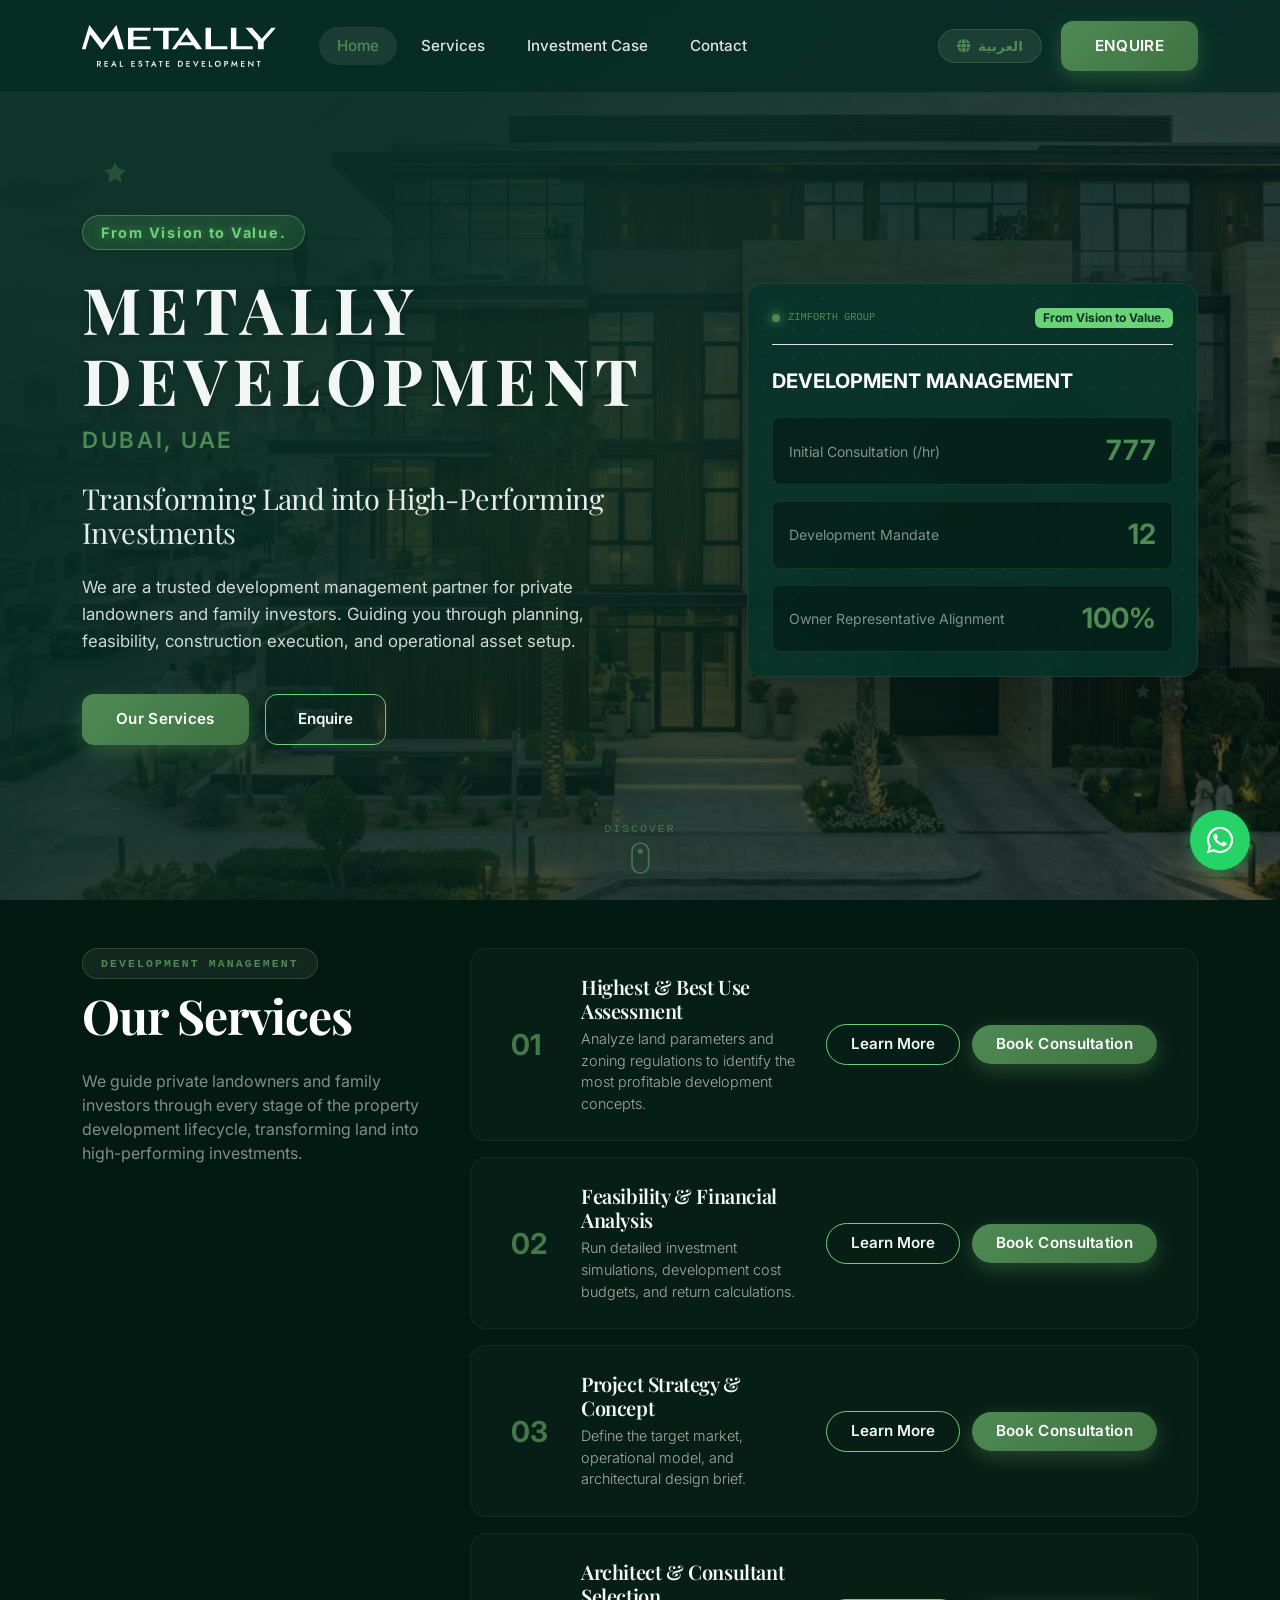
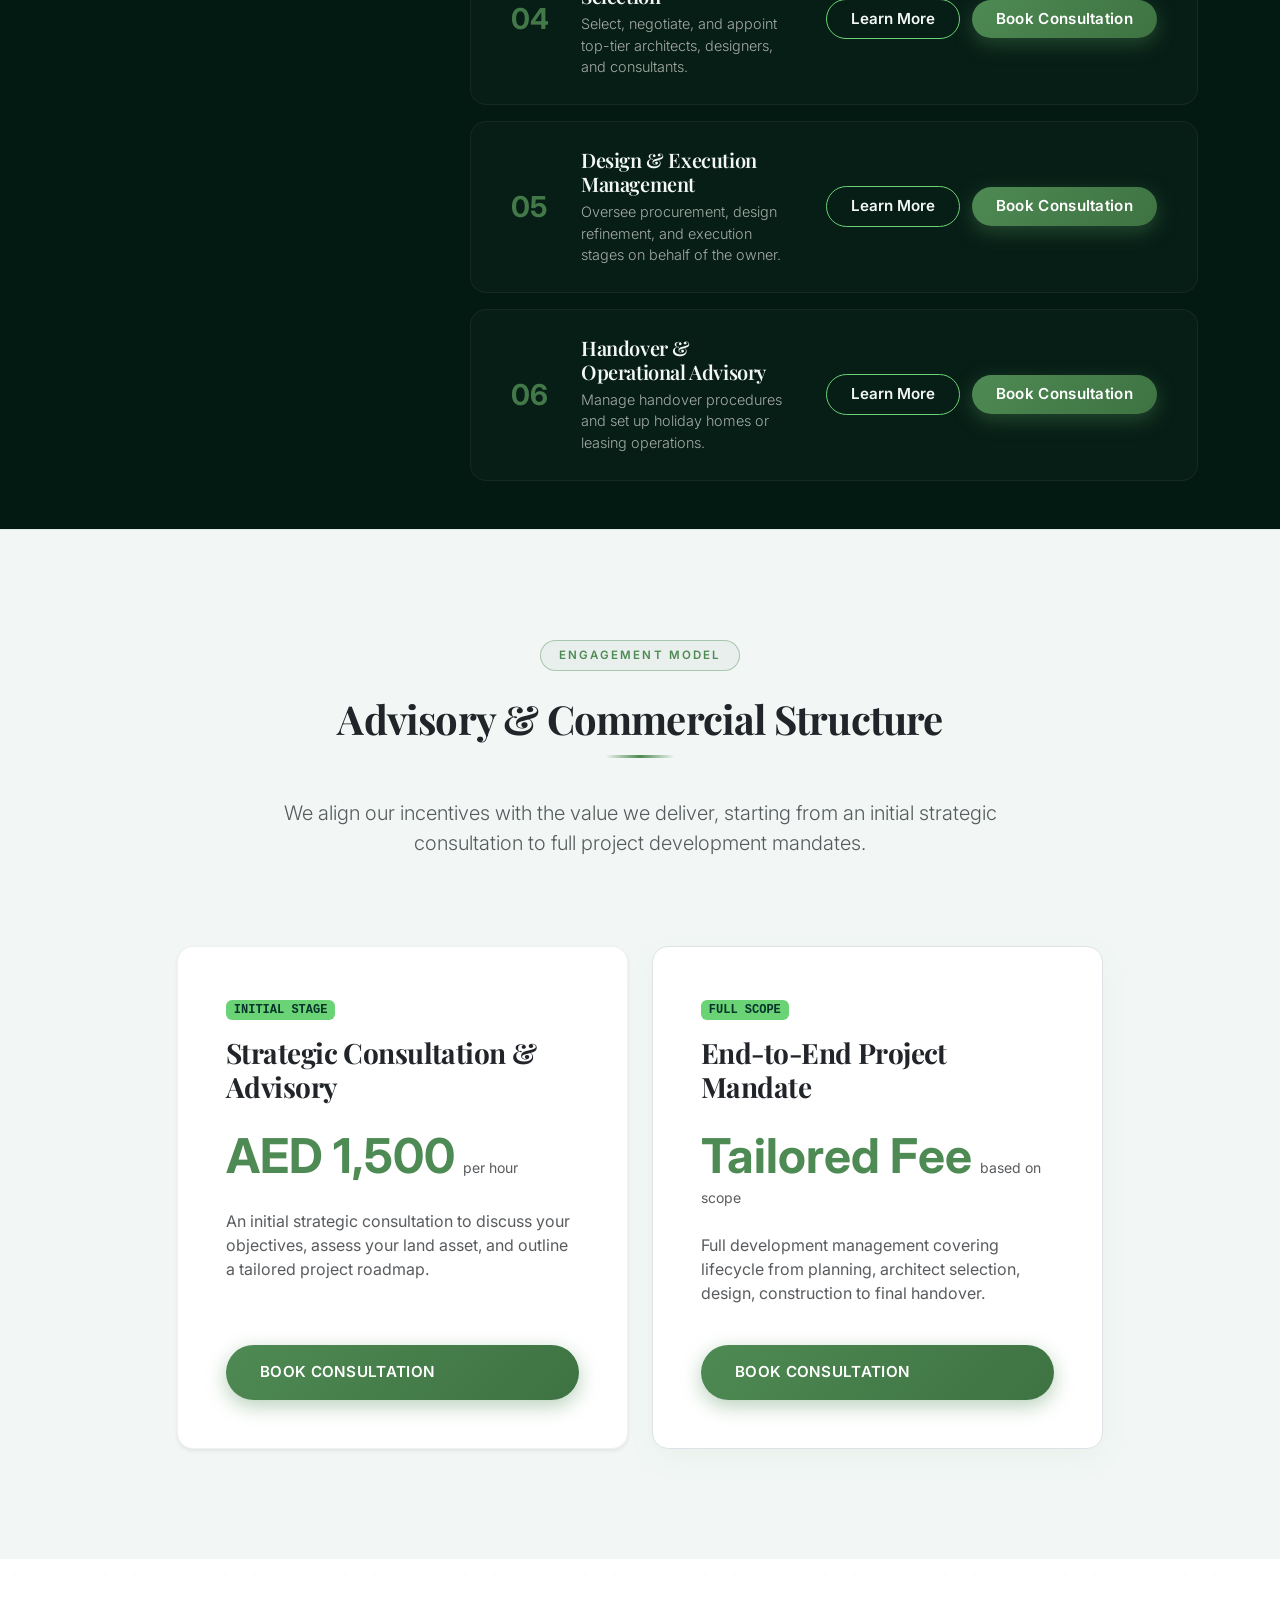
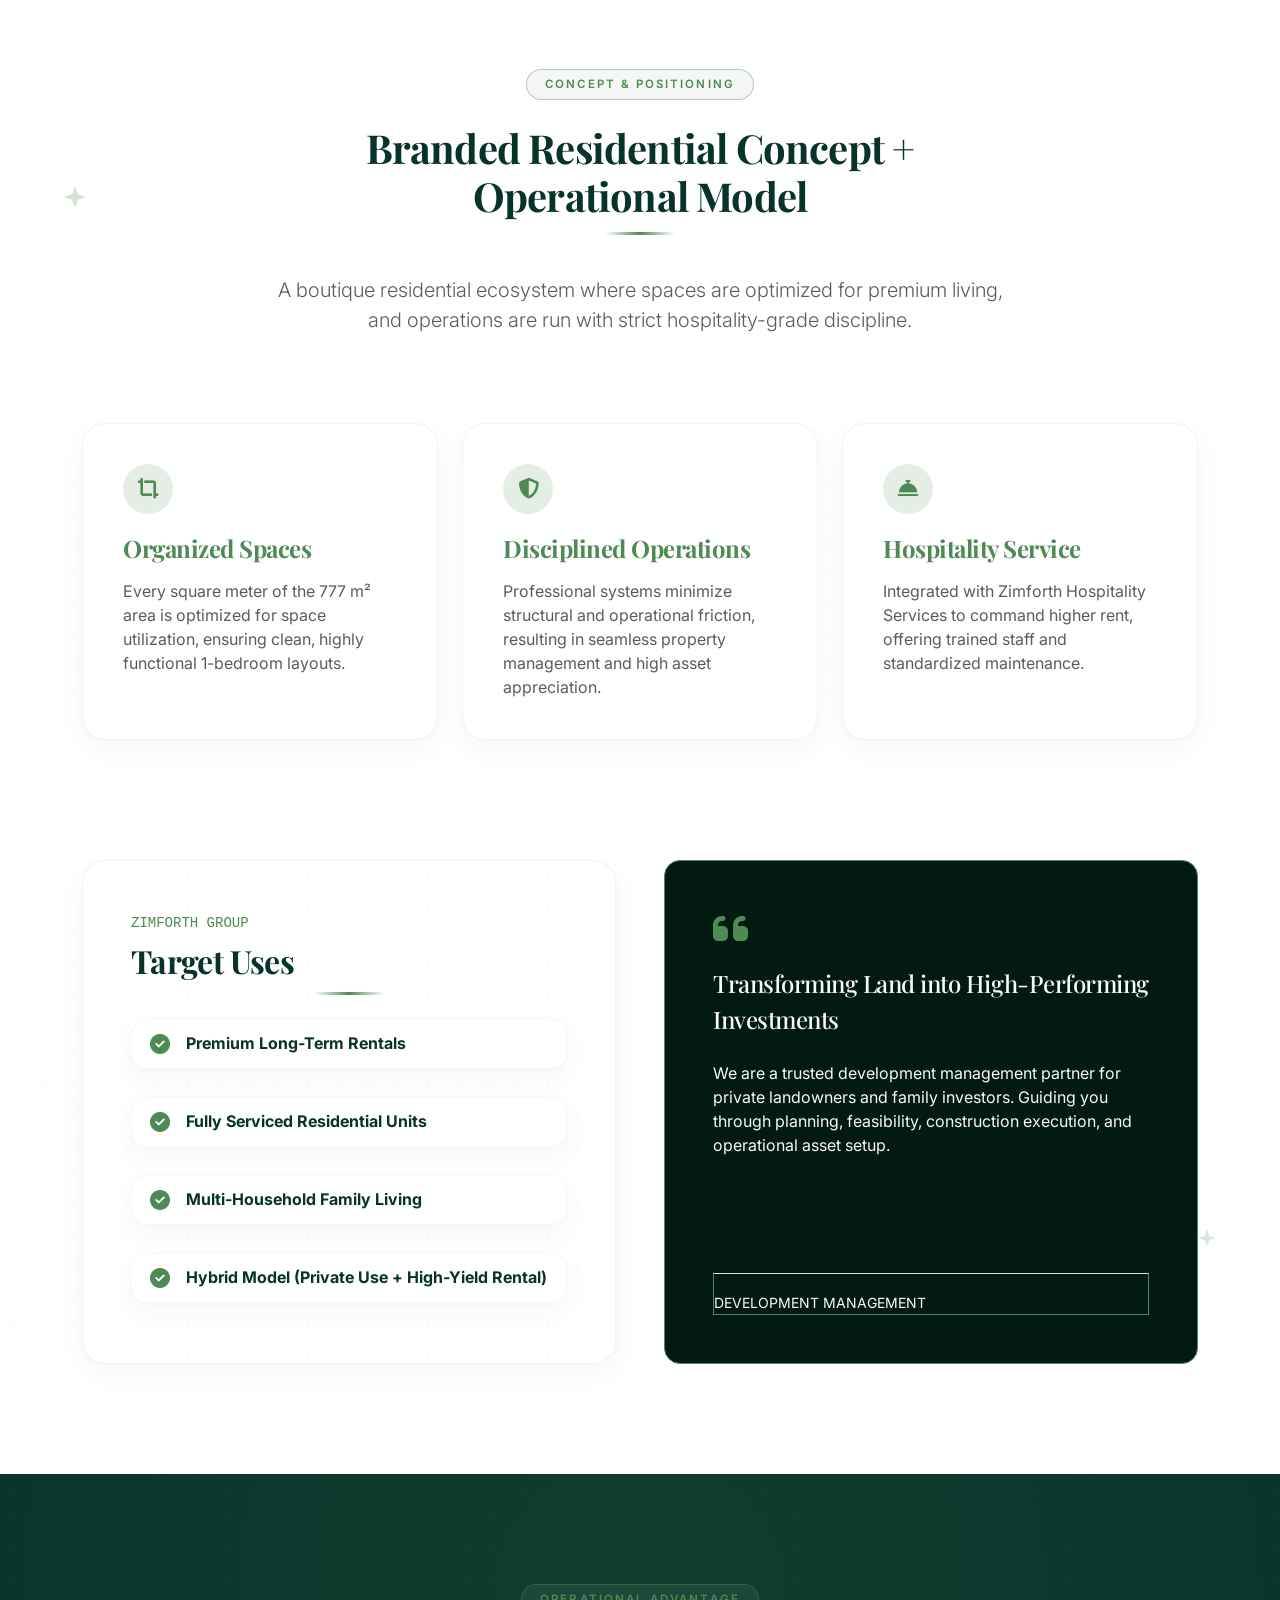
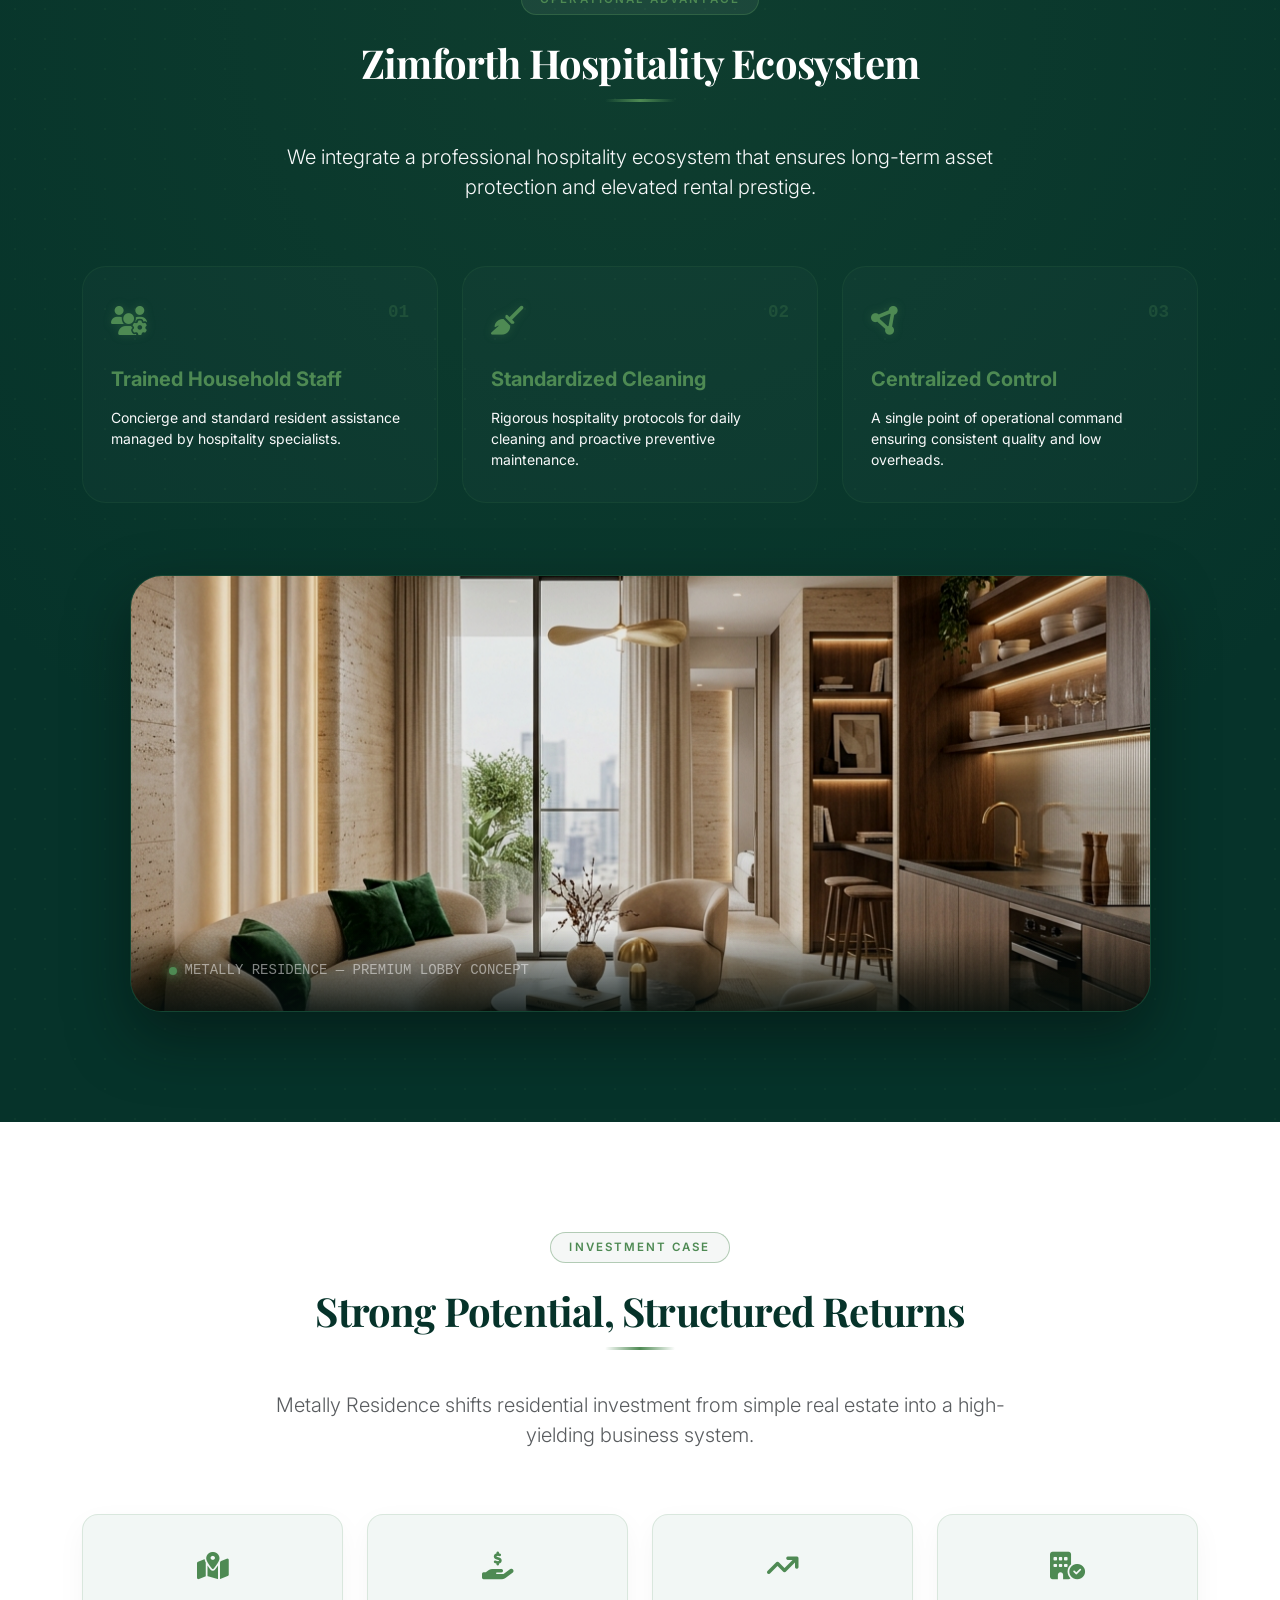
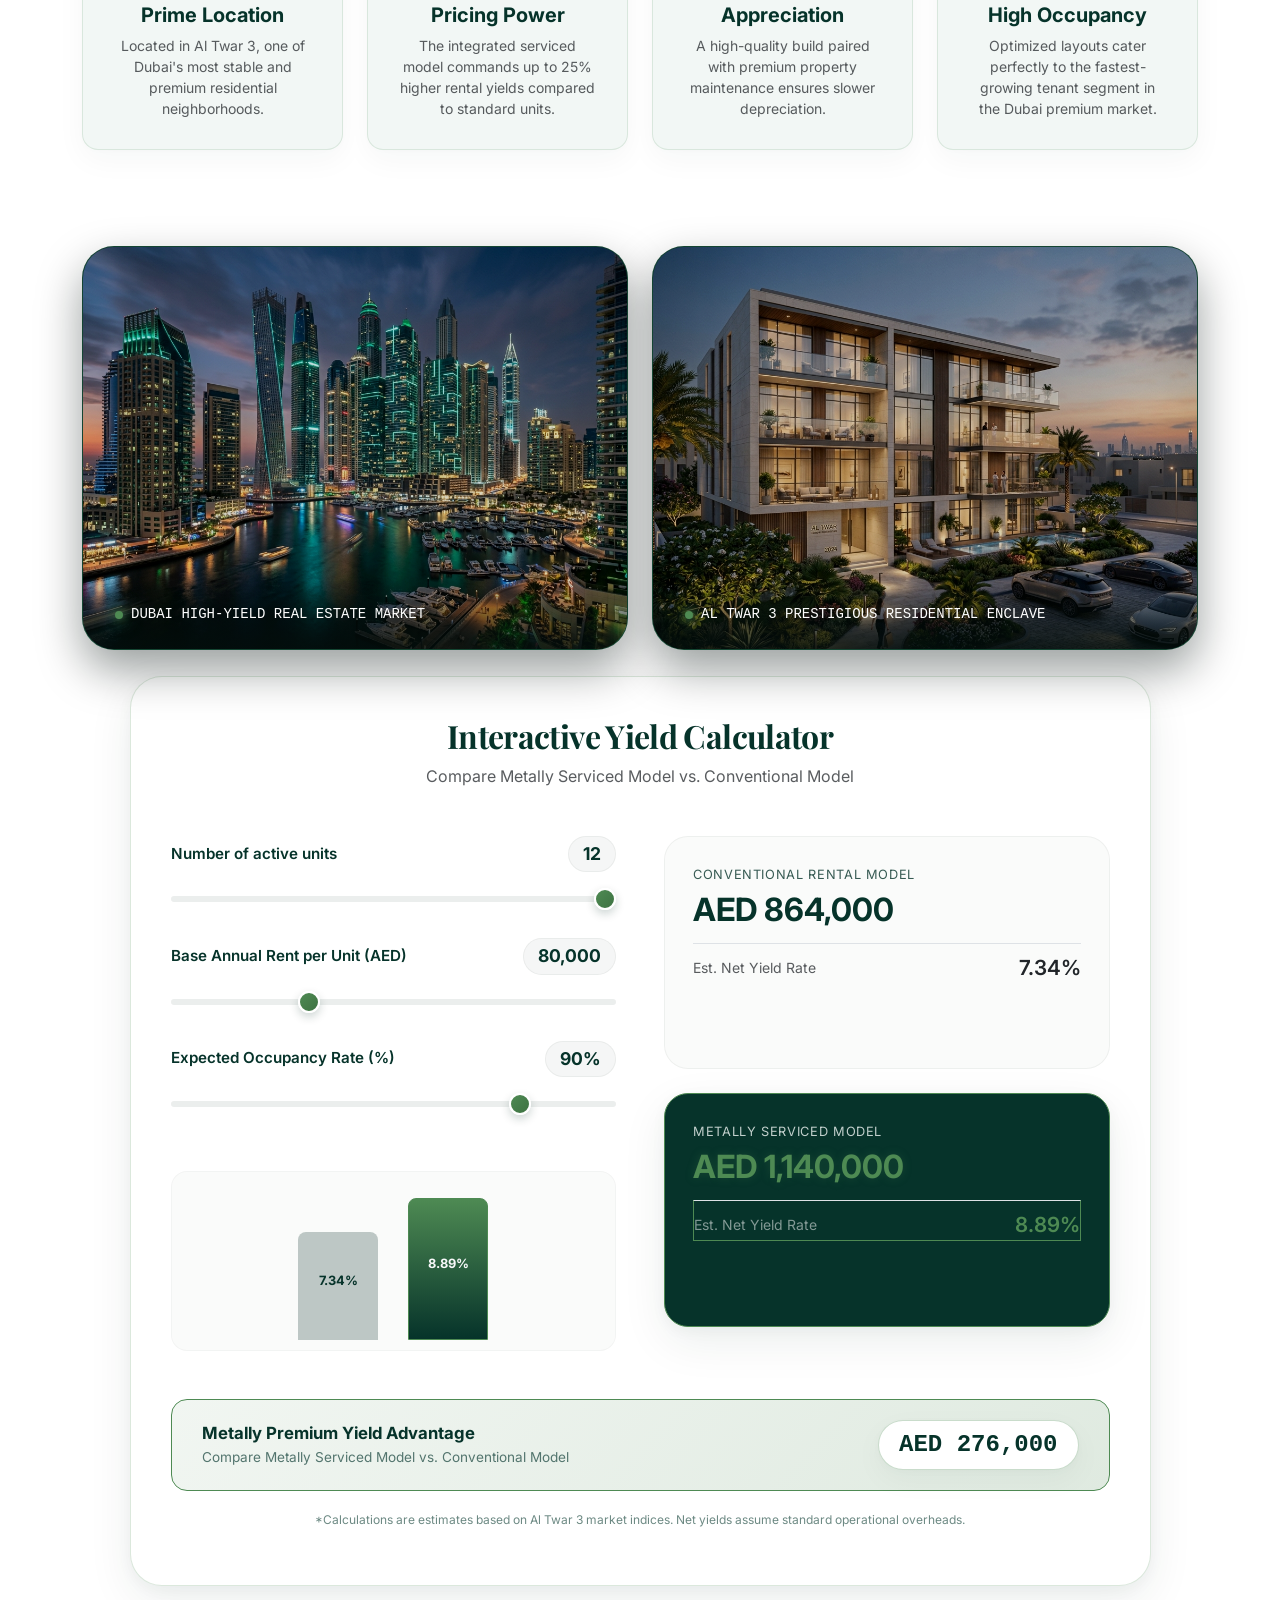
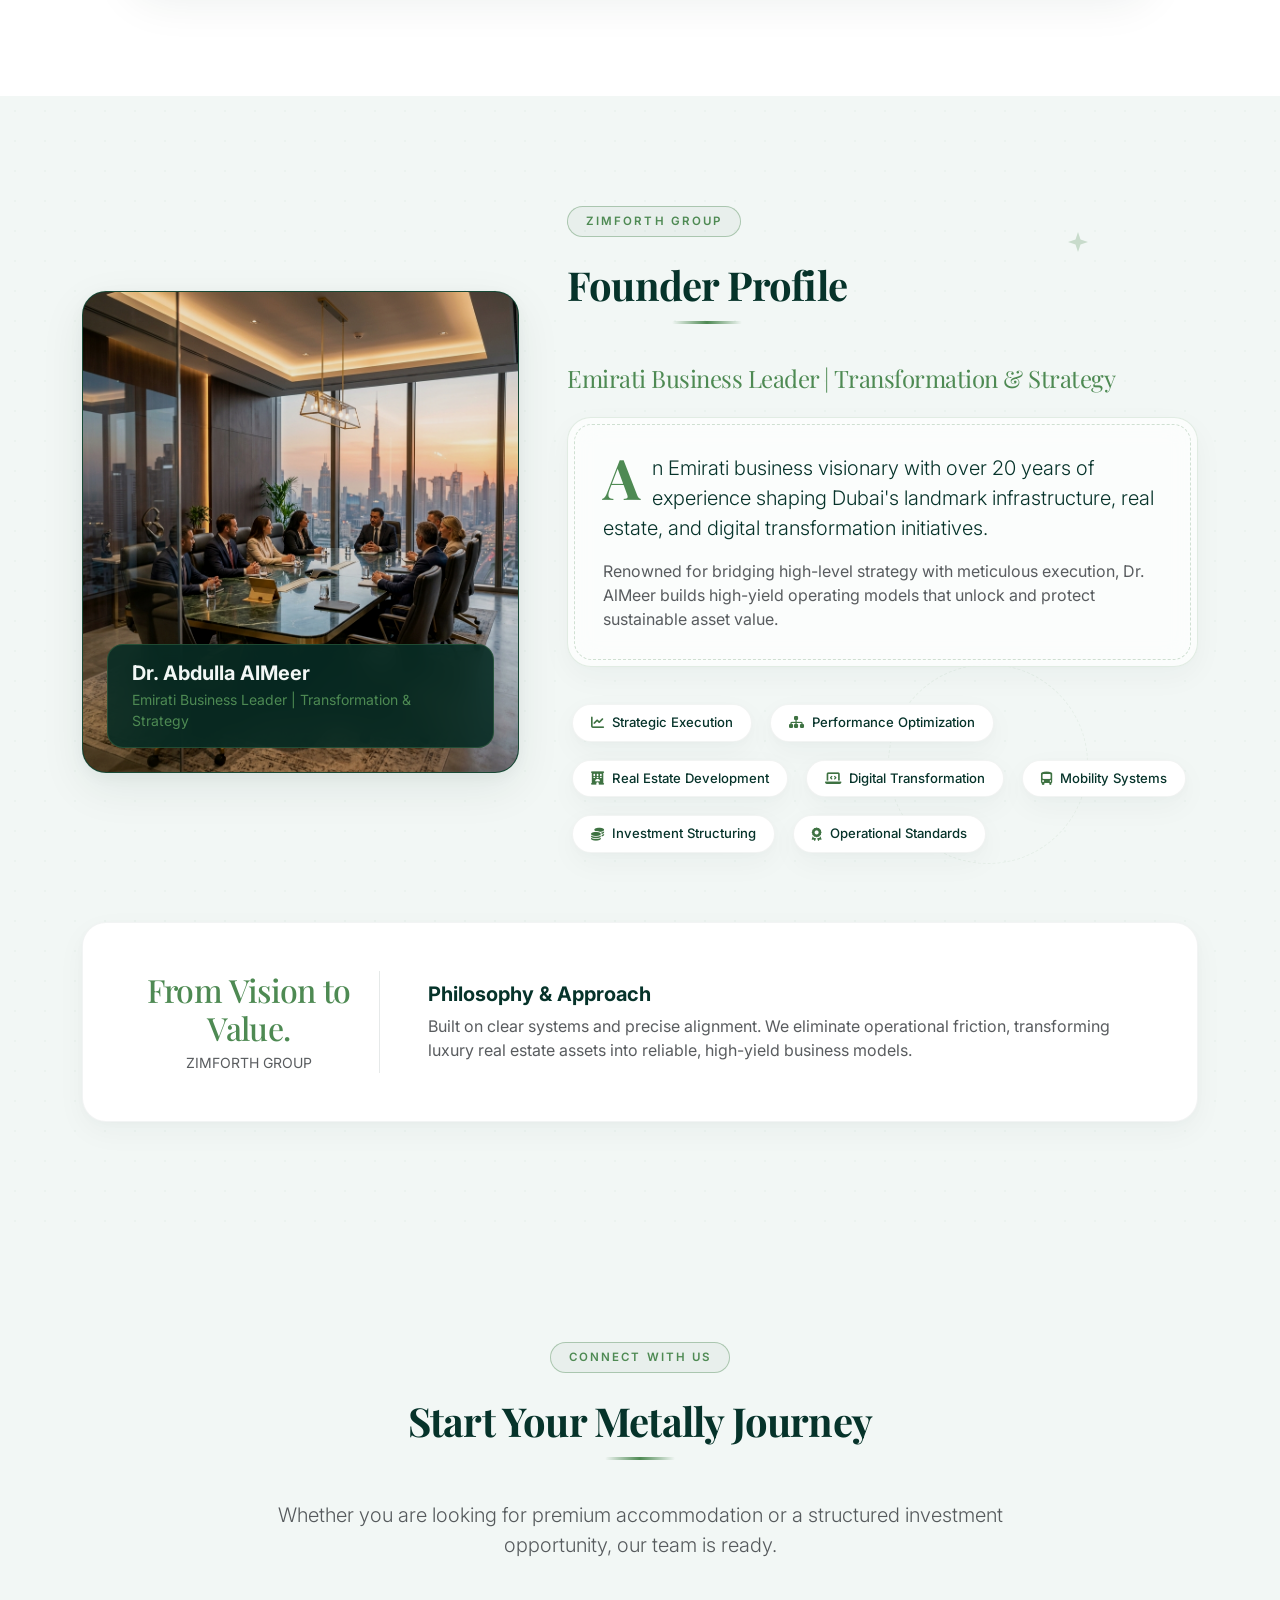
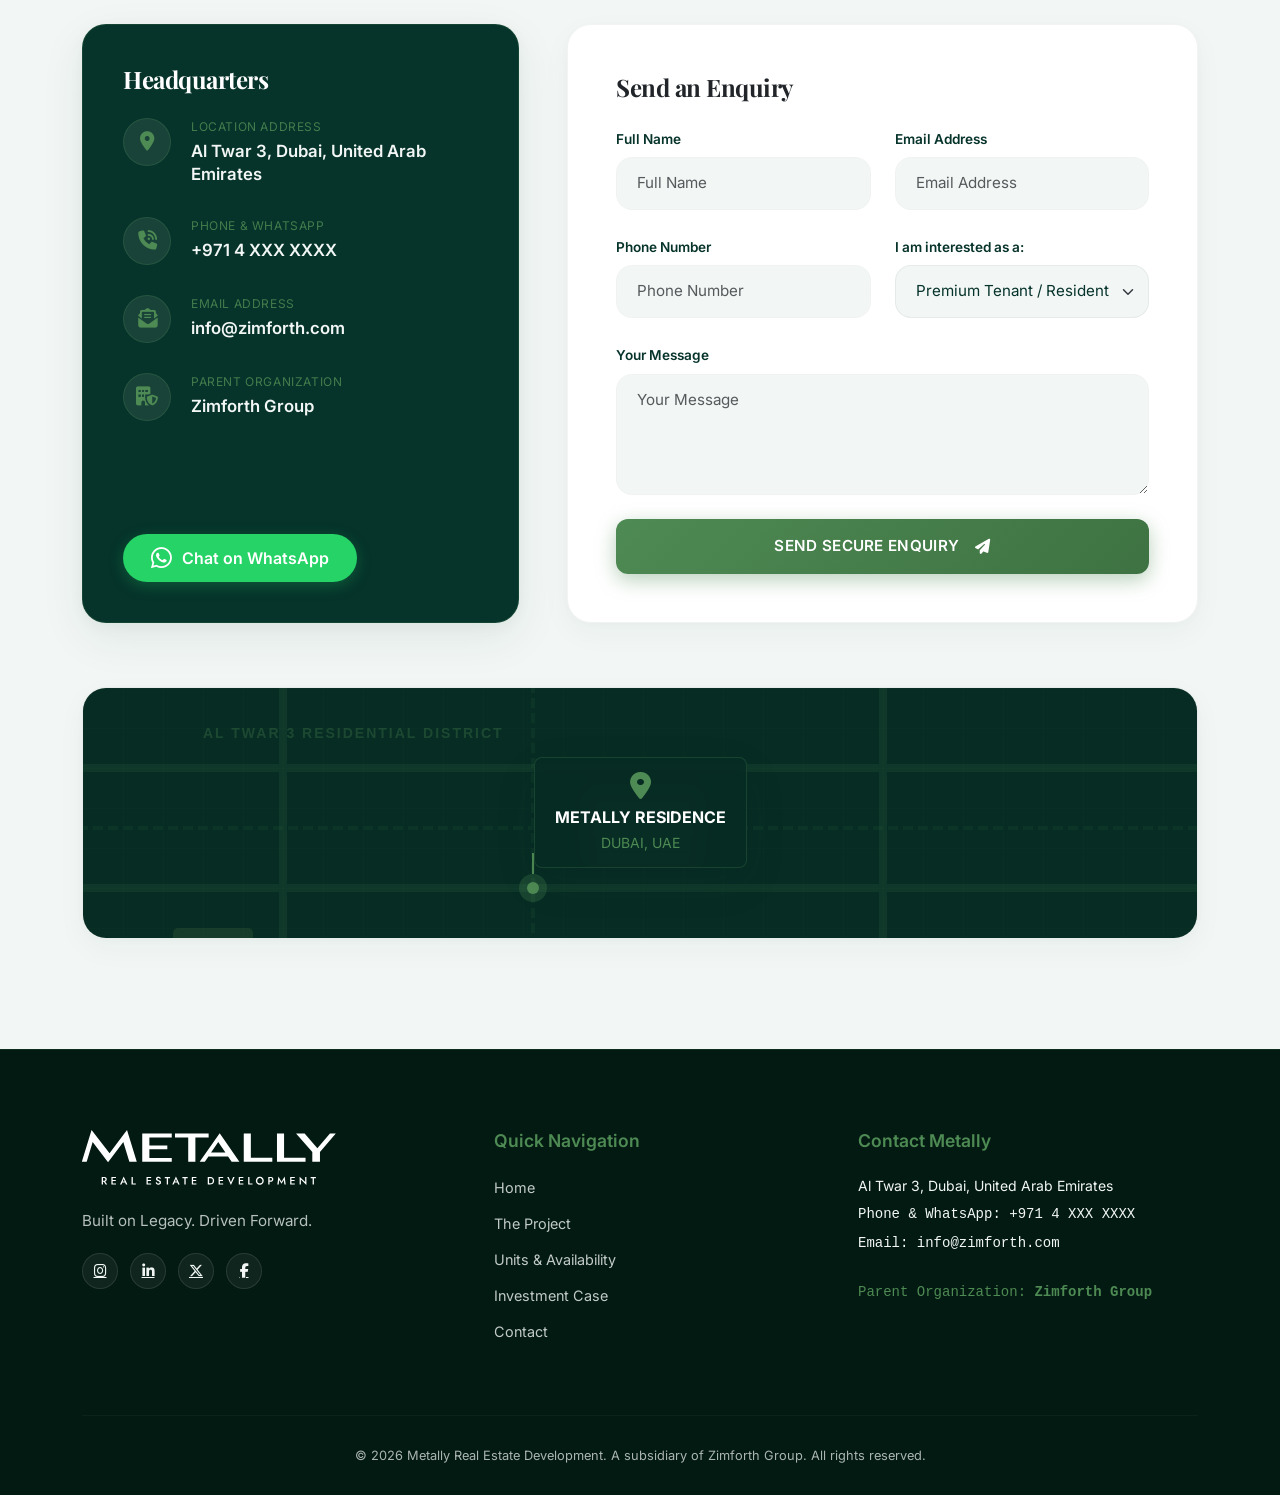
<file: index.html>
<!DOCTYPE html>
<html lang="en" dir="ltr">
<head>
  <meta charset="UTF-8">
  <meta name="viewport" content="width=device-width, initial-scale=1.0">
  
  <!-- SEO Optimization -->
  <title>Metally Residence | Luxury Boutique Serviced Apartments in Al Twar 3, Dubai</title>
  <meta name="description" content="Discover Metally Residence in Al Twar 3, Dubai - A premium G+2 boutique development featuring 12 structured 1-bedroom units supported by Zimforth Hospitality Services. Experience elevated, serviced living.">
  <meta name="keywords" content="Metally Residence, Metally Real Estate, Al Twar 3, Dubai apartments, boutique living, serviced apartments Dubai, Zimforth Group, Abdulla AlMeer">
  <meta name="author" content="Zimforth Group">
  
  <!-- Favicon -->
  <link rel="icon" type="image/svg+xml" href="assets/images/fav.svg">

  <!-- Bootstrap 5 CSS (Swapped dynamically for RTL support via main.js) -->
  <link id="bootstrap-link" rel="stylesheet" href="https://cdn.jsdelivr.net/npm/bootstrap@5.3.3/dist/css/bootstrap.min.css">
  
  <!-- FontAwesome Icons -->
  <link rel="stylesheet" href="https://cdnjs.cloudflare.com/ajax/libs/font-awesome/6.5.2/css/all.min.css">
  
  <!-- Swiper CSS -->
  <link rel="stylesheet" href="https://cdn.jsdelivr.net/npm/swiper@11/swiper-bundle.min.css" />
  <!-- Core Design System Custom Stylesheet -->
  <link rel="stylesheet" href="assets/css/style.css?v=3.3.0">
</head>

<body class="en-font">

  <!-- Header / Navigation -->
  <header>
    <nav class="navbar navbar-expand-lg fixed-top" id="main-navbar">
      <div class="container">
        <!-- Brand Logo block -->
        <a class="navbar-brand text-decoration-none" href="index.html" id="brand-logo">
          <img src="assets/images/logo-w.svg" alt="Metally Logo" class="brand-logo-img">
        </a>
        
        <!-- Toggle button for mobile -->
        <button class="navbar-toggler border-0 text-white" type="button" data-bs-toggle="collapse" data-bs-target="#navContent" aria-controls="navContent" aria-expanded="false" aria-label="Toggle navigation">
          <i class="fas fa-bars-staggered fs-4"></i>
        </button>
        
        <!-- Nav Links & Controls -->
        <div class="collapse navbar-collapse" id="navContent">
          <!-- Left menu: links next to logo -->
          <ul class="navbar-nav me-auto mb-2 mb-lg-0 align-items-center ps-lg-4">
            <li class="nav-item">
              <a class="nav-link active" href="index.html" data-i18n="nav-home">Home</a>
            </li>
            <li class="nav-item">
              <a class="nav-link" href="services.html" data-i18n="nav-services">Services</a>
            </li>
            <li class="nav-item">
              <a class="nav-link" href="investment.html" data-i18n="nav-investment">Investment Case</a>
            </li>
            <li class="nav-item">
              <a class="nav-link" href="contact.html" data-i18n="nav-contact">Contact</a>
            </li>
          </ul>
          
          <!-- Right menu: Lang & CTA -->
          <ul class="navbar-nav ms-auto align-items-center">
            <!-- Language Selector Trigger -->
            <li class="nav-item mx-2">
              <a class="nav-link lang-btn lang-toggle" href="#" id="lang-toggle-btn" role="button">
                <i class="fas fa-globe me-1"></i> <span data-i18n="nav-lang">العربية</span>
              </a>
            </li>
            
            <!-- Call to Action -->
            <li class="nav-item ms-lg-2 mt-2 mt-lg-0">
              <a class="btn btn-green text-uppercase" href="#contact" id="btn-enquire-now" data-i18n="nav-btn-enquire">Enquire</a>
            </li>
          </ul>
        </div>
      </div>
    </nav>
  </header>

  <main>
    
    <!-- Hero Section -->
    <section class="hero-section" id="home">
      <div class="hero-bg-overlay"></div>
      <div class="hero-spotlight"></div>
      
            <div class="dotted-canvas drifting-grid-anim"></div>
      
      <!-- Floating vector shapes background with parallax layers -->
      <div class="floating-elements-container scroll-parallax-layer" style="--parallax-speed: -0.12; position: absolute; top: 0; left: 0; width: 100%; height: 100%; pointer-events: none;">
        <div class="parallax-layer" style="--depth: 35;">
          <div class="floating-ring floating-ring-1 rotating-ring-slow"></div>
        </div>
        <div class="parallax-layer" style="--depth: -45;">
          <div class="floating-ring floating-ring-2 rotating-ring-slow" style="animation-direction: reverse;"></div>
        </div>
        
                <div class="parallax-layer" style="--depth: 20;">
          <svg class="luxury-star-anim" style="position: absolute; top: 18%; left: 8%; width: 26px; height: 26px; fill: var(--accent-leaf); opacity: 0.35; z-index: 2;" viewBox="0 0 24 24"><path d="M12 0l3.09 6.26L22 7.27l-5 4.87 1.18 6.88L12 15.77l-6.18 3.25L7 12.14 2 7.27l6.91-1.01L12 0z"/></svg>
        </div>
        <div class="parallax-layer" style="--depth: -25;">
          <svg class="luxury-star-anim" style="position: absolute; bottom: 22%; right: 10%; width: 18px; height: 18px; fill: var(--accent-leaf); opacity: 0.25; z-index: 2; animation-delay: 2s;" viewBox="0 0 24 24"><path d="M12 0l3.09 6.26L22 7.27l-5 4.87 1.18 6.88L12 15.77l-6.18 3.25L7 12.14 2 7.27l6.91-1.01L12 0z"/></svg>
        </div>
      </div>

      <div class="container position-relative z-3">
        <div class="row align-items-center">
          <div class="col-lg-7 hero-content reveal-on-scroll">
            <span class="hero-badge-slogan pulse-glow-green text-glint-anim" data-i18n="hero-slogan">Live the Future.</span>
            <h1 class="hero-title text-glint-anim fw-bold tracking-tight text-uppercase" data-i18n="hero-title">METALLY RESIDENCE</h1>
            <div class="hero-location" data-i18n="hero-location">AL TWAR 3, DUBAI</div>
            <h3 class="hero-subtitle fw-normal" data-i18n="hero-subtitle">Structured Living. Elevated Standards.</h3>
            <p class="hero-desc opacity-80" data-i18n="hero-desc">
              An elite G+2 residential concept in Al Twar 3, Dubai. Featuring 12 masterfully optimized 1-bedroom units managed at standard-setting hospitality levels.
            </p>
            
            <!-- Action buttons -->
            <div class="d-flex flex-wrap gap-3">
              <a class="btn btn-green" href="#project" data-i18n="hero-btn-explore">Explore Project <i class="fas fa-chevron-right fs-6"></i></a>
              <a class="btn btn-outline-green" href="#contact" data-i18n="nav-btn-enquire">Enquire</a>
            </div>
          </div>
          
          <!-- Floating Executive Operations Card overlay with scroll reveal & numbers counters -->
          <div class="col-lg-5 mt-5 mt-lg-0 hero-content reveal-zoom">
            <div class="parallax-wrap" style="--depth: -20;">
              <div class="ops-executive-card glass-panel-dark border-green p-4 rounded-4 position-relative overflow-hidden shadow-lg">
                <div class="dotted-canvas" style="opacity: 0.15;"></div>
                <div class="position-relative z-3">
                  <div class="d-flex align-items-center justify-content-between mb-4 border-bottom border-greenpb pb-3" style="border-bottom: 1px solid rgba(78, 138, 83, 0.25);">
                    <div class="d-flex align-items-center gap-2">
                      <span class="status-dot-glowing m-0"></span>
                      <span class="small font-monospace text-uppercase tracking-wider text-green" style="font-size: 0.65rem;" data-i18n="founder-group">ZIMFORTH REAL ESTATE</span>
                    </div>
                    <span class="badge bg-green text-white small" data-i18n="hero-slogan">Live the Future.</span>
                  </div>
                  
                  <h5 class="fw-bold mb-4 text-white text-center text-lg-start" data-i18n="nav-subbrand">REAL ESTATE DEVELOPMENT</h5>
                  
                  <div class="d-flex flex-column gap-3">
                                        <div class="d-flex align-items-center justify-content-between p-3 rounded-3 border-green-soft bg-dark-green-opacity">
                      <span class="text-white-50 small" data-i18n="hero-metric-area-lbl">Built-up Area (m²)</span>
                      <span class="h3 mb-0 text-green fw-bold counter-animate" data-target="777">0</span>
                    </div>
                                        <div class="d-flex align-items-center justify-content-between p-3 rounded-3 border-green-soft bg-dark-green-opacity">
                      <span class="text-white-50 small" data-i18n="hero-metric-units-lbl">G+2 Units</span>
                      <span class="h3 mb-0 text-green fw-bold counter-animate" data-target="12">0</span>
                    </div>
                                        <div class="d-flex align-items-center justify-content-between p-3 rounded-3 border-green-soft bg-dark-green-opacity">
                      <span class="text-white-50 small" data-i18n="hero-metric-ops-lbl">Managed Operations</span>
                      <span class="h3 mb-0 text-green fw-bold counter-animate" data-target="100" data-suffix="%">0%</span>
                    </div>
                  </div>
                </div>
              </div>
            </div>
          </div>
        </div>
      </div>
      
      <!-- Custom Animated Scroll Down Luxury Indicator -->
      <div class="position-absolute bottom-0 start-50 translate-middle-x z-3 d-none d-md-block text-center floating-slow-anim" style="margin-bottom: 25px;">
        <a href="#founder" class="text-decoration-none text-light opacity-75 hover-opacity-100 transition-fast">
          <p class="small font-monospace mb-1 text-green" style="font-size: 0.72rem; letter-spacing: 2px;">DISCOVER</p>
          <svg width="20" height="34" viewBox="0 0 24 40" class="mx-auto" style="display: block;">
            <rect x="2" y="2" width="20" height="36" rx="10" fill="none" stroke="#4E8A53" stroke-width="2"/>
            <circle cx="12" cy="12" r="3" fill="#4E8A53" class="scroll-wheel-anim"/>
          </svg>
        </a>
      </div>
    </section>

    <!-- Development Management Services Section -->
    <section id="services" class="py-5 bg-deep-green position-relative">
      <div class="container position-relative z-index-2">
        <div class="row g-5">
          
          <!-- Sticky Left Side Text -->
          <div class="col-lg-4">
            <div class="service-sticky-sidebar reveal-on-scroll">
              <span class="section-tag text-green font-monospace mb-2 d-inline-block" data-i18n="services-tag">DEVELOPMENT MANAGEMENT</span>
              <h2 class="display-5 fw-bold text-white mb-4" data-i18n="services-title">Our Services</h2>
              <p class="text-white-50 mb-0" data-i18n="services-desc">
                We guide private landowners and family investors through every stage of the property development lifecycle, transforming land into high-performing investments.
              </p>
            </div>
          </div>

          <!-- Scrollable Right Column with Process Cards -->
          <div class="col-lg-8">
            <div class="service-process-list reveal-on-scroll">
              
              <!-- Stage 01 -->
              <div class="service-process-card" onclick="window.location.href='service-detail.html?service=1';">
                <div class="d-flex align-items-center flex-grow-1">
                  <span class="service-process-num">01</span>
                  <div class="service-process-content">
                    <h4 class="service-process-title" data-i18n="service-1-title">Highest & Best Use Assessment</h4>
                    <p class="service-process-desc" data-i18n="service-1-short">Analyze land parameters and zoning regulations to identify the most profitable development concepts.</p>
                  </div>
                </div>
                <div class="service-process-actions" onclick="event.stopPropagation();">
                  <a href="service-detail.html?service=1" class="btn btn-sm btn-outline-green rounded-pill px-4 py-2" data-i18n="btn-learn-more">Learn More</a>
                  <a href="contact.html?service=1" class="btn btn-sm btn-green rounded-pill px-4 py-2" data-i18n="btn-book-consultation">Book Consultation</a>
                </div>
              </div>

              <!-- Stage 02 -->
              <div class="service-process-card" onclick="window.location.href='service-detail.html?service=2';">
                <div class="d-flex align-items-center flex-grow-1">
                  <span class="service-process-num">02</span>
                  <div class="service-process-content">
                    <h4 class="service-process-title" data-i18n="service-2-title">Feasibility & Financial Analysis</h4>
                    <p class="service-process-desc" data-i18n="service-2-short">Run detailed investment simulations, development cost budgets, and return calculations.</p>
                  </div>
                </div>
                <div class="service-process-actions" onclick="event.stopPropagation();">
                  <a href="service-detail.html?service=2" class="btn btn-sm btn-outline-green rounded-pill px-4 py-2" data-i18n="btn-learn-more">Learn More</a>
                  <a href="contact.html?service=2" class="btn btn-sm btn-green rounded-pill px-4 py-2" data-i18n="btn-book-consultation">Book Consultation</a>
                </div>
              </div>

              <!-- Stage 03 -->
              <div class="service-process-card" onclick="window.location.href='service-detail.html?service=3';">
                <div class="d-flex align-items-center flex-grow-1">
                  <span class="service-process-num">03</span>
                  <div class="service-process-content">
                    <h4 class="service-process-title" data-i18n="service-3-title">Project Strategy & Concept</h4>
                    <p class="service-process-desc" data-i18n="service-3-short">Define the target market, operational model, and architectural design brief.</p>
                  </div>
                </div>
                <div class="service-process-actions" onclick="event.stopPropagation();">
                  <a href="service-detail.html?service=3" class="btn btn-sm btn-outline-green rounded-pill px-4 py-2" data-i18n="btn-learn-more">Learn More</a>
                  <a href="contact.html?service=3" class="btn btn-sm btn-green rounded-pill px-4 py-2" data-i18n="btn-book-consultation">Book Consultation</a>
                </div>
              </div>

              <!-- Stage 04 -->
              <div class="service-process-card" onclick="window.location.href='service-detail.html?service=4';">
                <div class="d-flex align-items-center flex-grow-1">
                  <span class="service-process-num">04</span>
                  <div class="service-process-content">
                    <h4 class="service-process-title" data-i18n="service-4-title">Architect & Consultant Selection</h4>
                    <p class="service-process-desc" data-i18n="service-4-short">Select, negotiate, and appoint top-tier architects, designers, and consultants.</p>
                  </div>
                </div>
                <div class="service-process-actions" onclick="event.stopPropagation();">
                  <a href="service-detail.html?service=4" class="btn btn-sm btn-outline-green rounded-pill px-4 py-2" data-i18n="btn-learn-more">Learn More</a>
                  <a href="contact.html?service=4" class="btn btn-sm btn-green rounded-pill px-4 py-2" data-i18n="btn-book-consultation">Book Consultation</a>
                </div>
              </div>

              <!-- Stage 05 -->
              <div class="service-process-card" onclick="window.location.href='service-detail.html?service=5';">
                <div class="d-flex align-items-center flex-grow-1">
                  <span class="service-process-num">05</span>
                  <div class="service-process-content">
                    <h4 class="service-process-title" data-i18n="service-5-title">Design & Execution Management</h4>
                    <p class="service-process-desc" data-i18n="service-5-short">Oversee procurement, design refinement, and execution stages on behalf of the owner.</p>
                  </div>
                </div>
                <div class="service-process-actions" onclick="event.stopPropagation();">
                  <a href="service-detail.html?service=5" class="btn btn-sm btn-outline-green rounded-pill px-4 py-2" data-i18n="btn-learn-more">Learn More</a>
                  <a href="contact.html?service=5" class="btn btn-sm btn-green rounded-pill px-4 py-2" data-i18n="btn-book-consultation">Book Consultation</a>
                </div>
              </div>

              <!-- Stage 06 -->
              <div class="service-process-card" onclick="window.location.href='service-detail.html?service=6';">
                <div class="d-flex align-items-center flex-grow-1">
                  <span class="service-process-num">06</span>
                  <div class="service-process-content">
                    <h4 class="service-process-title" data-i18n="service-6-title">Handover & Operational Advisory</h4>
                    <p class="service-process-desc" data-i18n="service-6-short">Manage handover procedures and set up holiday homes or leasing operations.</p>
                  </div>
                </div>
                <div class="service-process-actions" onclick="event.stopPropagation();">
                  <a href="service-detail.html?service=6" class="btn btn-sm btn-outline-green rounded-pill px-4 py-2" data-i18n="btn-learn-more">Learn More</a>
                  <a href="contact.html?service=6" class="btn btn-sm btn-green rounded-pill px-4 py-2" data-i18n="btn-book-consultation">Book Consultation</a>
                </div>
              </div>

            </div>
          </div>
          
        </div>
      </div>
    </section>

    <!-- Commercial / Advisory Structure Section -->
    <section class="py-6 bg-cream text-dark border-top border-secondary border-opacity-10" id="commercial-structure">
      <div class="container">
        
        <div class="row justify-content-center text-center mb-5 reveal-on-scroll">
          <div class="col-lg-8">
            <span class="section-tag" data-i18n="advisory-tag">ENGAGEMENT MODEL</span>
            <div class="mb-3">
              <h2 class="h1 fw-bold heading-green-accent" data-i18n="advisory-title">Advisory & Commercial Structure</h2>
            </div>
            <p class="lead text-muted" data-i18n="advisory-desc">
              We align our incentives with the value we deliver, starting from an initial strategic consultation to full project development mandates.
            </p>
          </div>
        </div>

        <div class="row g-4 align-items-stretch justify-content-center mt-2">
          <!-- Fee Card 1 -->
          <div class="col-md-5" data-aos="fade-right">
            <div class="p-5 rounded-4 bg-white border border-secondary border-opacity-10 shadow-sm h-100 d-flex flex-column justify-content-between">
              <div>
                <span class="badge bg-green text-white mb-3 text-uppercase font-monospace small">Initial Stage</span>
                <h3 class="fw-bold mb-3 font-serif" data-i18n="advisory-meeting-title">Strategic Consultation & Advisory</h3>
                <div class="my-4">
                  <span class="display-5 fw-bold text-green" data-i18n="advisory-meeting-price">AED 1,500</span>
                  <span class="text-muted small ms-1" data-i18n="advisory-meeting-unit">per hour</span>
                </div>
                <p class="text-muted" data-i18n="advisory-meeting-desc">An initial strategic consultation to discuss your objectives, assess your land asset, and outline a tailored project roadmap.</p>
              </div>
              <a href="contact.html?subject=Strategic+Consultation" class="btn btn-green w-100 text-uppercase letter-spacing-1 rounded-pill py-3 mt-4" data-i18n="btn-book-consultation">Book Consultation</a>
            </div>
          </div>

          <!-- Fee Card 2 -->
          <div class="col-md-5" data-aos="fade-left">
            <div class="p-5 rounded-4 bg-white border border-green border-opacity-30 shadow-sm h-100 d-flex flex-column justify-content-between" style="box-shadow: 0 10px 30px rgba(78, 138, 83, 0.05) !important;">
              <div>
                <span class="badge bg-green text-white mb-3 text-uppercase font-monospace small">Full Scope</span>
                <h3 class="fw-bold mb-3 font-serif" data-i18n="advisory-mandate-title">End-to-End Project Mandate</h3>
                <div class="my-4">
                  <span class="display-5 fw-bold text-green" data-i18n="advisory-mandate-price">Tailored Fee</span>
                  <span class="text-muted small ms-1" data-i18n="advisory-mandate-unit">based on scope</span>
                </div>
                <p class="text-muted" data-i18n="advisory-mandate-desc">Full development management covering lifecycle from planning, architect selection, design, construction to final handover.</p>
              </div>
              <a href="contact.html?subject=Development+Mandate" class="btn btn-green w-100 text-uppercase letter-spacing-1 rounded-pill py-3 mt-4" data-i18n="btn-book-consultation">Book Consultation</a>
            </div>
          </div>
        </div>

      </div>
    </section>

    <!-- Concept & Structured Living -->
    <section class="bg-white overflow-hidden position-relative" id="project">
            <div class="dotted-canvas" style="opacity: 0.03;"></div>
      
            <div class="floating-elements-container">
        <div class="floating-ring floating-ring-2 rotating-ring-slow" style="width: 250px; height: 250px; opacity: 0.5;"></div>
                <svg class="luxury-star-anim" style="position: absolute; top: 15%; left: 5%; width: 22px; height: 22px; fill: var(--accent-leaf); opacity: 0.25; z-index: 2;" viewBox="0 0 24 24"><path d="M12 0l3 9 9 3-9 3-3 9-3-9-9-3 9-3z"/></svg>
        <svg class="luxury-star-anim" style="position: absolute; bottom: 15%; right: 5%; width: 18px; height: 18px; fill: var(--accent-leaf); opacity: 0.2; z-index: 2; animation-delay: 1.5s;" viewBox="0 0 24 24"><path d="M12 0l3 9 9 3-9 3-3 9-3-9-9-3 9-3z"/></svg>
      </div>

      <div class="container position-relative z-3">
        <div class="row justify-content-center text-center mb-5 reveal-on-scroll">
          <div class="col-lg-8">
            <span class="section-tag" data-i18n="concept-tag">CONCEPT & POSITIONING</span>
            <div class="mb-3">
              <h2 class="h1 fw-bold heading-green-accent" data-i18n="concept-title">Branded Residential Concept + Operational Model</h2>
            </div>
            <p class="lead text-muted" data-i18n="concept-desc">
              Metally Residence is an elite residential concept where spaces are organized for maximum efficiency, operations are managed with strict discipline, and services are consistently maintained at hospitality levels.
            </p>
          </div>
        </div>
        
        <!-- Three pillars Grid with scroll reveals -->
        <div class="row g-4 mt-2">
          <div class="col-md-4 reveal-on-scroll delay-1">
            <div class="soft-card">
              <div class="concept-pill-icon"><i class="fas fa-crop-simple"></i></div>
              <h4 class="fw-bold mb-3 text-green" data-i18n="concept-pill-efficiency-title">Organized Spaces</h4>
              <p class="text-muted mb-0" data-i18n="concept-pill-efficiency-desc">
                Every square meter of the 777 m² area is optimized for space utilization, ensuring clean, highly functional 1-bedroom layouts.
              </p>
            </div>
          </div>
          <div class="col-md-4 reveal-on-scroll delay-2">
            <div class="soft-card">
              <div class="concept-pill-icon"><i class="fas fa-shield-halved"></i></div>
              <h4 class="fw-bold mb-3 text-green" data-i18n="concept-pill-discipline-title">Disciplined Operations</h4>
              <p class="text-muted mb-0" data-i18n="concept-pill-discipline-desc">
                Professional systems minimize structural and operational friction, resulting in seamless property management and high asset appreciation.
              </p>
            </div>
          </div>
          <div class="col-md-4 reveal-on-scroll delay-3">
            <div class="soft-card">
              <div class="concept-pill-icon"><i class="fas fa-bell-concierge"></i></div>
              <h4 class="fw-bold mb-3 text-green" data-i18n="concept-pill-service-title">Hospitality Service</h4>
              <p class="text-muted mb-0" data-i18n="concept-pill-service-desc">
                Integrated with Zimforth Hospitality Services to command higher rent, offering trained staff and standardized maintenance.
              </p>
            </div>
          </div>
        </div>
        
        <!-- Target Uses segment with animated interactive items -->
        <div class="row mt-5 pt-4 align-items-stretch g-5">
          <div class="col-lg-6 reveal-on-scroll">
            <div class="soft-card border-green p-4 p-md-5 bg-cream h-100 position-relative overflow-hidden">
              <div class="dotted-canvas" style="opacity: 0.08;"></div>
              <div class="position-relative z-3">
                <span class="text-green font-monospace small" data-i18n="founder-group">ZIMFORTH RESIDENCE – AL TWAR 3</span>
                <h3 class="fw-bold h2 mt-2 mb-4 heading-green-accent" data-i18n="concept-use-title" style="display: block;">Target Uses</h3>
                
                <div class="d-flex flex-column gap-3 mt-3">
                  <div class="use-item reveal-on-scroll delay-1">
                    <i class="fas fa-circle-check text-green fs-5"></i>
                    <div>
                      <h6 class="mb-0 fw-bold" data-i18n="concept-use-1">Premium Long-Term Rentals</h6>
                    </div>
                  </div>
                  
                  <div class="use-item reveal-on-scroll delay-2">
                    <i class="fas fa-circle-check text-green fs-5"></i>
                    <div>
                      <h6 class="mb-0 fw-bold" data-i18n="concept-use-2">Fully Serviced Residential Units</h6>
                    </div>
                  </div>
                  
                  <div class="use-item reveal-on-scroll delay-3">
                    <i class="fas fa-circle-check text-green fs-5"></i>
                    <div>
                      <h6 class="mb-0 fw-bold" data-i18n="concept-use-3">Multi-Household Family Living</h6>
                    </div>
                  </div>
                  
                  <div class="use-item reveal-on-scroll delay-4">
                    <i class="fas fa-circle-check text-green fs-5"></i>
                    <div>
                      <h6 class="mb-0 fw-bold" data-i18n="concept-use-4">Hybrid Model (Private Use + High-Yield Rental)</h6>
                    </div>
                  </div>
                </div>
              </div>
            </div>
          </div>
          
          <div class="col-lg-6 reveal-zoom">
            <div class="p-4 p-md-5 bg-deep-green text-light rounded-4 border-green h-100 d-flex flex-column justify-content-between position-relative overflow-hidden">
              <div class="dotted-canvas" style="opacity: 0.05;"></div>
              <div class="position-relative z-3">
                <i class="fas fa-quote-left fs-1 text-green mb-3 opacity-20"></i>
                <h4 class="lh-base mb-4" data-i18n="hero-subtitle">Structured Living. Elevated Standards.</h4>
                <p class="opacity-80" data-i18n="hero-desc">
                  Boutique G+2 residential concept in Al Twar 3, Dubai. Featuring 12 premium 1-bedroom units designed for optimized space utilization and hospitality-level standards.
                </p>
              </div>
              <div class="border-top border-green pt-3 mt-4 opacity-80 position-relative z-3">
                <span class="small" data-i18n="nav-subbrand">REAL ESTATE DEVELOPMENT</span>
              </div>
            </div>
          </div>
        </div>
      </div>
    </section>



    <!-- Operational Advantage -->
    <section class="bg-deep-green text-light overflow-hidden position-relative" id="operations">
      <!-- Dotted grid background overlay -->
      <div class="dotted-canvas ops-dotted-canvas"></div>
      
      <div class="container position-relative" style="z-index: 2;">
        <!-- Centered Header -->
        <div class="row justify-content-center text-center mb-5 reveal-on-scroll">
          <div class="col-lg-8">
            <span class="section-tag" data-i18n="ops-tag">OPERATIONAL ADVANTAGE</span>
            <div class="mb-3">
              <h2 class="h1 fw-bold text-white heading-green-accent" data-i18n="ops-title">Zimforth Hospitality Ecosystem</h2>
            </div>
            <p class="lead opacity-80" data-i18n="ops-desc">
              We integrate a professional hospitality ecosystem that ensures long-term asset protection and elevated rental prestige.
            </p>
          </div>
        </div>
        
        <!-- Horizontal Cards Grid (3 Columns) -->
        <div class="row g-4 mb-5 justify-content-center">
                    <div class="col-md-6 col-lg-4 reveal-on-scroll delay-1">
            <div class="ops-feat-card h-100">
              <div class="d-flex justify-content-between align-items-start mb-4">
                <div class="ops-feat-icon"><i class="fas fa-users-gear"></i></div>
                <span class="ops-feat-num font-monospace">01</span>
              </div>
              <h5 class="fw-bold text-green mb-3" data-i18n="ops-feat-1-title">Trained Household Staff</h5>
              <p class="opacity-70 mb-0 small" data-i18n="ops-feat-1-desc">
                Concierge and resident assistance managed by hospitality specialists.
              </p>
            </div>
          </div>
          
                    <div class="col-md-6 col-lg-4 reveal-on-scroll delay-2">
            <div class="ops-feat-card h-100">
              <div class="d-flex justify-content-between align-items-start mb-4">
                <div class="ops-feat-icon"><i class="fas fa-broom"></i></div>
                <span class="ops-feat-num font-monospace">02</span>
              </div>
              <h5 class="fw-bold text-green mb-3" data-i18n="ops-feat-2-title">Standardized Cleaning</h5>
              <p class="opacity-70 mb-0 small" data-i18n="ops-feat-2-desc">
                Rigorous hospitality protocols for daily cleaning and proactive preventive maintenance.
              </p>
            </div>
          </div>
          
                    <div class="col-md-6 col-lg-4 reveal-on-scroll delay-3">
            <div class="ops-feat-card h-100">
              <div class="d-flex justify-content-between align-items-start mb-4">
                <div class="ops-feat-icon"><i class="fas fa-circle-nodes"></i></div>
                <span class="ops-feat-num font-monospace">03</span>
              </div>
              <h5 class="fw-bold text-green mb-3" data-i18n="ops-feat-3-title">Centralized Control</h5>
              <p class="opacity-70 mb-0 small" data-i18n="ops-feat-3-desc">
                A single point of operational command ensuring consistent quality and low overheads.
              </p>
            </div>
          </div>
        </div>

        <!-- Widescreen Parallax Render Showcase -->
        <div class="row justify-content-center reveal-zoom mt-5">
          <div class="col-lg-11">
            <div class="ops-showcase-container">
              <div class="ops-showcase-image-wrapper">
                <img src="assets/images/lobby.png" alt="Metally Residence Lobby Render" class="ops-showcase-img scroll-parallax-layer" style="--parallax-speed: -0.05;">
              </div>
              <div class="ops-showcase-overlay">
                <div class="d-flex align-items-center gap-2">
                  <span class="status-dot-glowing"></span>
                  <span class="small font-monospace letter-spacing-1 text-white-50 text-uppercase">METALLY RESIDENCE — PREMIUM LOBBY CONCEPT</span>
                </div>
              </div>
            </div>
          </div>
        </div>

      </div>
    </section>



    <!-- Investment Perspective & Yield Calculator -->
    <section class="bg-white" id="investment">
      <div class="container">
        <!-- Section Intro -->
        <div class="row justify-content-center text-center mb-5 reveal-on-scroll">
          <div class="col-lg-8">
            <span class="section-tag" data-i18n="nav-investment">Investment Case</span>
            <div class="mb-3">
              <h2 class="h1 fw-bold heading-green-accent" data-i18n="invest-title">Strong Potential, Structured Returns</h2>
            </div>
            <p class="lead text-muted" data-i18n="invest-desc">
              Metally Residence shifts residential investment from simple real estate into a high-yielding business system.
            </p>
          </div>
        </div>

        <!-- 4 Investment Strengths -->
        <div class="row g-4 reveal-on-scroll">
          <div class="col-md-6 col-lg-3">
            <div class="soft-card invest-stat-card">
              <div class="text-green mb-3 fs-3"><i class="fas fa-map-location-dot"></i></div>
              <h5 class="fw-bold mb-2" data-i18n="invest-card-1-title">Prime Location</h5>
              <p class="text-muted mb-0 small" data-i18n="invest-card-1-desc">
                Located in Al Twar 3, one of Dubai's most stable and premium residential neighborhoods.
              </p>
            </div>
          </div>
          <div class="col-md-6 col-lg-3">
            <div class="soft-card invest-stat-card">
              <div class="text-green mb-3 fs-3"><i class="fas fa-hand-holding-dollar"></i></div>
              <h5 class="fw-bold mb-2" data-i18n="invest-card-2-title">Pricing Power</h5>
              <p class="text-muted mb-0 small" data-i18n="invest-card-2-desc">
                The integrated serviced model commands up to 25% higher rental yields compared to standard units.
              </p>
            </div>
          </div>
          <div class="col-md-6 col-lg-3">
            <div class="soft-card invest-stat-card">
              <div class="text-green mb-3 fs-3"><i class="fas fa-arrow-trend-up"></i></div>
              <h5 class="fw-bold mb-2" data-i18n="invest-card-3-title">Appreciation</h5>
              <p class="text-muted mb-0 small" data-i18n="invest-card-3-desc">
                A high-quality build paired with premium property maintenance ensures slower depreciation.
              </p>
            </div>
          </div>
          <div class="col-md-6 col-lg-3">
            <div class="soft-card invest-stat-card">
              <div class="text-green mb-3 fs-3"><i class="fas fa-building-circle-check"></i></div>
              <h5 class="fw-bold mb-2" data-i18n="invest-card-4-title">High Occupancy</h5>
              <p class="text-muted mb-0 small" data-i18n="invest-card-4-desc">
                Optimized layouts cater perfectly to the fastest-growing tenant segment in the Dubai premium market.
              </p>
            </div>
          </div>
        </div>

        <!-- Investment Showcase Renders (Dubai Skyline & Al Twar 3 neighborhood) -->
        <div class="row g-4 mt-5 reveal-on-scroll justify-content-center">
          <div class="col-md-6">
            <div class="invest-showcase-card border-green">
              <div class="invest-showcase-img-wrapper">
                <img src="assets/images/dubai-skyline.png" alt="Dubai Premium Skyline Portfolio" class="invest-showcase-img">
              </div>
              <div class="ops-showcase-overlay p-4">
                <div class="d-flex align-items-center gap-2">
                  <span class="status-dot-glowing"></span>
                  <span class="small font-monospace letter-spacing-1 text-white text-uppercase">DUBAI HIGH-YIELD REAL ESTATE MARKET</span>
                </div>
              </div>
            </div>
          </div>
          <div class="col-md-6">
            <div class="invest-showcase-card border-green">
              <div class="invest-showcase-img-wrapper">
                <img src="assets/images/dubai-residence.png" alt="Dubai Al Twar 3 Premium Community" class="invest-showcase-img">
              </div>
              <div class="ops-showcase-overlay p-4">
                <div class="d-flex align-items-center gap-2">
                  <span class="status-dot-glowing"></span>
                  <span class="small font-monospace letter-spacing-1 text-white text-uppercase">AL TWAR 3 PRESTIGIOUS RESIDENTIAL ENCLAVE</span>
                </div>
              </div>
            </div>
          </div>
        </div>

        <!-- Yield Calculator Segment with dynamic scroll reveal -->
        <div class="row justify-content-center reveal-zoom">
          <div class="col-lg-11">
            <div class="calc-card-wrapper">
              <div class="text-center mb-5">
                <h3 class="fw-bold h2" data-i18n="calc-title">Interactive Yield Calculator</h3>
                <p class="text-muted" data-i18n="calc-subtitle">Compare Metally Serviced Model vs. Conventional Model</p>
              </div>
              
              <div class="row g-5">
                <!-- Sliders Controls Column -->
                <div class="col-md-6">
                                    <div class="calc-input-group">
                    <div class="calc-label-header">
                      <span data-i18n="calc-label-units">Number of active units</span>
                      <span class="calc-val-readout" id="val-units">12</span>
                    </div>
                    <input type="range" class="calc-range" id="calc-units" min="1" max="12" value="12">
                  </div>
                  
                                    <div class="calc-input-group">
                    <div class="calc-label-header">
                      <span data-i18n="calc-label-rent">Base Annual Rent per Unit (AED)</span>
                      <span class="calc-val-readout"><span id="val-rent">80,000</span></span>
                    </div>
                    <input type="range" class="calc-range" id="calc-rent" min="50000" max="150000" step="5000" value="80000">
                  </div>
                  
                                    <div class="calc-input-group">
                    <div class="calc-label-header">
                      <span data-i18n="calc-label-occupancy">Expected Occupancy Rate (%)</span>
                      <span class="calc-val-readout"><span id="val-occupancy">90</span>%</span>
                    </div>
                    <input type="range" class="calc-range" id="calc-occupancy" min="50" max="100" step="5" value="90">
                  </div>
                  
                  <!-- Visual Comparison Chart Bars -->
                  <div class="mt-4 pt-2">
                    <div class="yield-graph-container">
                      <div class="yield-bar yield-bar-conv">Conv.</div>
                      <div class="yield-bar yield-bar-metally text-light">Metally</div>
                    </div>
                  </div>
                </div>
                
                <!-- Financial Outputs Column -->
                <div class="col-md-6">
                  <div class="row g-4 h-100">
                    <!-- Conventional Outputs card -->
                    <div class="col-12">
                      <div class="calc-output-card calc-output-card-conv">
                        <div class="calc-output-label" data-i18n="calc-model-conventional">Conventional Rental Model</div>
                        <div class="calc-output-value" id="conv-gross-revenue">AED 864,000</div>
                        <div class="d-flex justify-content-between align-items-center border-top pt-2">
                          <span class="small text-muted" data-i18n="calc-net-yield">Est. Net Yield Rate</span>
                          <span class="calc-output-subvalue text-dark" id="conv-net-yield">7.34%</span>
                        </div>
                      </div>
                    </div>
                    
                    <!-- Metally Serviced Outputs card -->
                    <div class="col-12">
                      <div class="calc-output-card calc-output-card-metally border-green">
                        <div class="d-flex justify-content-between align-items-center">
                          <div class="calc-output-label" data-i18n="calc-model-metally">Metally Serviced Model</div>
                          <span class="badge bg-green text-white mb-1 small" data-i18n="calc-badge-premium">Serviced Model Premium</span>
                        </div>
                        <div class="calc-output-value text-green" id="met-gross-revenue">AED 1,140,000</div>
                        <div class="d-flex justify-content-between align-items-center border-top border-green pt-2">
                          <span class="small text-white-50" data-i18n="calc-net-yield">Est. Net Yield Rate</span>
                          <span class="calc-output-subvalue text-green" id="met-net-yield">8.89%</span>
                        </div>
                      </div>
                    </div>
                  </div>
                </div>
              </div>
              
              <!-- Bottom yield advantage banner -->
              <div class="advantage-banner mt-5">
                <div>
                  <h5 class="advantage-title" data-i18n="calc-yield-premium">Metally Premium Yield Advantage</h5>
                  <p class="advantage-desc mb-0" data-i18n="calc-subtitle">Compared to Typical Residential Operations in Al Twar 3</p>
                </div>
                <div class="advantage-amt-badge font-monospace" id="advantage-amount">
                  AED 276,000
                </div>
              </div>
              
              <p class="calc-disclaimer-text" data-i18n="calc-disclaimer">*Calculations are estimates based on Al Twar 3 market indices. Net yields assume standard operational overheads.</p>
            </div>
          </div>
        </div>
      </div>
    </section>


    <!-- Founder & Vision -->
    <section class="bg-cream overflow-hidden position-relative" id="founder">
            <div class="dotted-canvas"></div>
      
            <div class="floating-elements-container">
        <div class="floating-ring floating-ring-3 rotating-ring-slow"></div>
        
                <svg class="luxury-star-anim" style="position: absolute; top: 12%; right: 15%; width: 20px; height: 20px; fill: var(--accent-leaf); opacity: 0.25; z-index: 2;" viewBox="0 0 24 24"><path d="M12 0l3 9 9 3-9 3-3 9-3-9-9-3 9-3z"/></svg>
      </div>

      <div class="container position-relative z-3">
        <div class="row align-items-center g-5">
          <!-- Image side -->
          <div class="col-lg-5 reveal-zoom">
            <div class="founder-image-wrapper">
              <img src="assets/images/founder.png" alt="Zimforth Boardroom Backdrop" class="founder-img">
              <div class="founder-img-badge">
                <h5 class="mb-1 fw-bold" data-i18n="founder-name">Dr. Abdulla AlMeer</h5>
                <p class="mb-0 text-green small" data-i18n="founder-subtitle">Emirati Business Leader</p>
              </div>
            </div>
          </div>
          
          <!-- Text side with shortened biography and animated badges -->
          <div class="col-lg-7 reveal-on-scroll">
            <span class="section-tag" data-i18n="founder-group">ZIMFORTH GROUP</span>
            <div class="mb-3">
              <h2 class="h1 fw-bold heading-green-accent" data-i18n="founder-title">Founder Profile</h2>
            </div>
            <h4 class="text-green mb-4 fw-normal" data-i18n="founder-subtitle">Emirati Business Leader | Transformation & Strategy</h4>
            
            <div class="magazine-editorial-box mb-4">
              <p class="lead mb-3 opacity-90 magazine-editorial" data-i18n="founder-bio-1">
                An Emirati business visionary with over 20 years of experience shaping Dubai's landmark infrastructure, real estate, and digital transformation initiatives.
              </p>
              <p class="mb-0 text-muted" data-i18n="founder-bio-2">
                Renowned for bridging high-level strategy with meticulous execution, Dr. AlMeer builds high-yield operating models that unlock and protect sustainable asset value.
              </p>
            </div>
            
            <!-- Interactive strength badges -->
            <div class="mt-4 pt-2">
              <div class="d-flex flex-wrap gap-2">
                <span class="strength-badge" style="cursor: pointer;" data-strength="founder-strength-1"><i class="fas fa-chart-line"></i> <span data-i18n="founder-strength-1">Strategic Execution</span></span>
                <span class="strength-badge" style="cursor: pointer;" data-strength="founder-strength-2"><i class="fas fa-sitemap"></i> <span data-i18n="founder-strength-2">Performance Optimization</span></span>
                <span class="strength-badge" style="cursor: pointer;" data-strength="founder-strength-3"><i class="fas fa-hotel"></i> <span data-i18n="founder-strength-3">Real Estate Development</span></span>
                <span class="strength-badge" style="cursor: pointer;" data-strength="founder-strength-4"><i class="fas fa-laptop-code"></i> <span data-i18n="founder-strength-4">Digital Transformation</span></span>
                <span class="strength-badge" style="cursor: pointer;" data-strength="founder-strength-5"><i class="fas fa-bus-simple"></i> <span data-i18n="founder-strength-5">Mobility Systems</span></span>
                <span class="strength-badge" style="cursor: pointer;" data-strength="founder-strength-6"><i class="fas fa-coins"></i> <span data-i18n="founder-strength-6">Investment Structuring</span></span>
                <span class="strength-badge" style="cursor: pointer;" data-strength="founder-strength-7"><i class="fas fa-award"></i> <span data-i18n="founder-strength-7">Operational Standards</span></span>
              </div>
            </div>
            
                        <div class="mt-4" id="strength-desc-panel" style="display: none;">
              <div class="glass-panel p-4 rounded-3 border-green" style="background: rgba(78, 138, 83, 0.05); transition: var(--transition-smooth);">
                <div class="d-flex align-items-center gap-3 mb-2">
                  <div class="ops-feat-icon m-0" style="font-size: 1.25rem;"><i id="strength-desc-icon" class="fas fa-chart-line"></i></div>
                  <h5 class="mb-0 fw-bold text-dark" id="strength-desc-title">Strategic Execution</h5>
                </div>
                <p class="mb-0 text-muted small lh-base" id="strength-desc-text"></p>
              </div>
            </div>
          </div>
        </div>
        
        <!-- Philosophy callout -->
        <div class="row mt-5 pt-3 reveal-on-scroll">
          <div class="col-lg-12">
            <div class="soft-card p-4 p-md-5">
              <div class="row align-items-center g-4">
                <div class="col-md-3 text-center border-end-md">
                  <h3 class="text-green h2 mb-1" data-i18n="hero-slogan">Live the Future.</h3>
                  <p class="text-muted mb-0 small" data-i18n="founder-group">Zimforth Group</p>
                </div>
                <div class="col-md-9 px-md-5">
                  <h5 class="fw-bold mb-2" data-i18n="founder-approach-title">Philosophy & Approach</h5>
                  <p class="mb-0 text-muted" data-i18n="founder-approach-desc">
                    Dr. AlMeer's approach is grounded in clarity, discipline, and execution. He focuses on building structured systems, aligning operations with strategy, and delivering outcomes that are highly actionable, measurable, and sustainable.
                  </p>
                </div>
              </div>
            </div>
          </div>
        </div>
      </div>
    </section>


    <!-- Contact Enquiry Hub -->
    <section class="bg-cream" id="contact">
      <div class="container">
        <!-- Header -->
        <div class="row justify-content-center text-center mb-5 reveal-on-scroll">
          <div class="col-lg-8">
            <span class="section-tag" data-i18n="contact-tag">CONNECT WITH US</span>
            <div class="mb-3">
              <h2 class="h1 fw-bold heading-green-accent" data-i18n="contact-title">Start Your Metally Journey</h2>
            </div>
            <p class="lead text-muted" data-i18n="contact-desc">
              Whether you are looking for premium accommodation or a structured investment opportunity, our team is ready.
            </p>
          </div>
        </div>

        <div class="row g-5 align-items-stretch">
          <!-- Information & Map side with reveal -->
          <div class="col-lg-5 reveal-on-scroll">
            <div class="contact-info-card d-flex flex-column justify-content-between">
              <div>
                <h4 class="fw-bold mb-4 font-serif text-white" data-i18n="info-title">Headquarters</h4>
                
                <!-- Address row -->
                <div class="info-detail-row">
                  <div class="info-icon"><i class="fas fa-location-dot"></i></div>
                  <div>
                    <div class="info-label" data-i18n="info-addr-lbl">Location Address</div>
                    <div class="info-value" data-i18n="info-addr-val">Al Twar 3, Dubai, United Arab Emirates</div>
                  </div>
                </div>
                
                <!-- Phone row -->
                <div class="info-detail-row">
                  <div class="info-icon"><i class="fas fa-phone-volume"></i></div>
                  <div>
                    <div class="info-label" data-i18n="info-phone-lbl">Phone & WhatsApp</div>
                    <div class="info-value" data-i18n="info-phone-val">+971 4 XXX XXXX</div>
                  </div>
                </div>
                
                <!-- Email row -->
                <div class="info-detail-row">
                  <div class="info-icon"><i class="fas fa-envelope-open-text"></i></div>
                  <div>
                    <div class="info-label" data-i18n="info-email-lbl">Email Address</div>
                    <div class="info-value" data-i18n="info-email-val">info@zimforth.com</div>
                  </div>
                </div>

                <!-- Group row -->
                <div class="info-detail-row">
                  <div class="info-icon"><i class="fas fa-building-shield"></i></div>
                  <div>
                    <div class="info-label" data-i18n="info-group-lbl">Parent Organization</div>
                    <div class="info-value" data-i18n="info-group-val">Zimforth Group</div>
                  </div>
                </div>
              </div>
              
              <!-- Direct WhatsApp button -->
              <div class="mt-5 text-center text-lg-start">
                <a href="https://wa.me/9714XXXXXXX" target="_blank" class="whatsapp-link-btn text-decoration-none">
                  <i class="fab fa-whatsapp fs-4"></i> <span data-i18n="info-whatsapp-btn">Chat on WhatsApp</span>
                </a>
              </div>
            </div>
          </div>
          
          <!-- Forms side with zoom reveal -->
          <div class="col-lg-7 reveal-zoom">
            <div class="soft-card bg-white p-4 p-md-5">
              <h4 class="fw-bold mb-4 font-serif text-dark" data-i18n="contact-form-title">Send an Enquiry</h4>
              
              <!-- Success Alert Message -->
              <div class="alert alert-success border-0 rounded-3 p-3 mb-4 shadow-sm" id="form-feedback" style="display: none;">
                <div class="d-flex align-items-center gap-2">
                  <i class="fas fa-circle-check fs-4"></i>
                  <span class="small fw-semibold" data-i18n="contact-success">Thank you! Your enquiry has been received. Our team will contact you shortly.</span>
                </div>
              </div>

              <!-- Form markup with unique IDs -->
              <form id="enquiry-form" novalidate>
                <div class="row">
                  <div class="col-md-6 form-group">
                    <label class="form-label" for="contact-name" data-i18n="contact-lbl-name">Full Name</label>
                    <input type="text" class="form-control" id="contact-name" required data-i18n-placeholder="contact-lbl-name" placeholder="Full Name">
                  </div>
                  
                  <div class="col-md-6 form-group">
                    <label class="form-label" for="contact-email" data-i18n="contact-lbl-email">Email Address</label>
                    <input type="email" class="form-control" id="contact-email" required data-i18n-placeholder="contact-lbl-email" placeholder="Email Address">
                  </div>
                </div>
                
                <div class="row">
                  <div class="col-md-6 form-group">
                    <label class="form-label" for="contact-phone" data-i18n="contact-lbl-phone">Phone Number</label>
                    <input type="tel" class="form-control" id="contact-phone" required data-i18n-placeholder="contact-lbl-phone" placeholder="Phone Number">
                  </div>
                  
                  <div class="col-md-6 form-group">
                    <label class="form-label" for="contact-role" data-i18n="contact-lbl-role">I am interested as a:</label>
                    <select class="form-select" id="contact-role">
                      <option value="tenant" data-i18n="contact-opt-tenant">Premium Tenant / Resident</option>
                      <option value="investor" data-i18n="contact-opt-investor">Investment Partner</option>
                    </select>
                  </div>
                </div>
                
                <div class="form-group mb-4">
                  <label class="form-label" for="contact-message" data-i18n="contact-lbl-msg">Your Message</label>
                  <textarea class="form-control" id="contact-message" rows="4" required data-i18n-placeholder="contact-lbl-msg" placeholder="Your Message"></textarea>
                </div>
                
                <button type="submit" class="btn btn-green w-100 py-3 justify-content-center border-0 text-uppercase" id="form-submit-btn">
                  <span data-i18n="contact-btn-submit">Send Secure Enquiry</span> <i class="fas fa-paper-plane ms-2"></i>
                </button>
              </form>
            </div>
          </div>
        </div>

        <!-- Map of Al Twar 3 below with zoom reveal -->
        <div class="row mt-5 pt-3 reveal-zoom">
          <div class="col-lg-12">
            <div class="map-placeholder-wrapper">
              <div class="styled-map-container">
                <svg width="100%" height="100%" xmlns="http://www.w3.org/2000/svg" style="background:#072C24; display:block;">
                  <defs>
                    <pattern id="grid" width="40" height="40" patternUnits="userSpaceOnUse">
                      <path d="M 40 0 L 0 0 0 40" fill="none" stroke="rgba(78, 138, 83, 0.05)" stroke-width="1"/>
                    </pattern>
                  </defs>
                  <rect width="100%" height="100%" fill="url(#grid)" />
                  <path d="M-50,80 L1200,80 M-50,200 L1200,200 M200,-50 L200,400 M800,-50 L800,400" fill="none" stroke="rgba(78, 138, 83, 0.12)" stroke-width="8" />
                  <path d="M-50,140 L1200,140 M450,-50 L450,400" fill="none" stroke="rgba(78, 138, 83, 0.08)" stroke-width="4" stroke-dasharray="10,5" />
                  <text x="120" y="50" fill="rgba(78, 138, 83, 0.3)" font-family="sans-serif" font-size="14" font-weight="700" letter-spacing="2">AL TWAR 3 RESIDENTIAL DISTRICT</text>
                  <text x="830" y="290" fill="rgba(78, 138, 83, 0.2)" font-family="sans-serif" font-size="12" letter-spacing="1">D92 MAIN AIRPORT ROAD</text>
                  <rect x="500" y="100" width="120" height="80" fill="rgba(71, 108, 63, 0.25)" rx="10" />
                  <rect x="90" y="240" width="80" height="40" fill="rgba(71, 108, 63, 0.25)" rx="5" />
                  <circle cx="450" cy="200" r="14" fill="rgba(78, 138, 83, 0.25)" />
                  <circle cx="450" cy="200" r="6" fill="#4E8A53" class="pulse-glow-green" />
                  <path d="M450,186 L450,165" stroke="#4E8A53" stroke-width="2" />
                </svg>
                
                <div class="map-card-overlay">
                  <i class="fas fa-location-dot fs-3 mb-2"></i>
                  <h6 class="mb-1 fw-bold text-white">METALLY RESIDENCE</h6>
                  <p class="mb-0 text-green small" data-i18n="hero-location">AL TWAR 3, DUBAI</p>
                </div>
              </div>
            </div>
          </div>
        </div>

      </div>
    </section>

  </main>

  <!-- Footer -->
  <footer>
    <div class="container">
      <div class="row g-5">
        <!-- Branding column -->
        <div class="col-md-6 col-lg-4">
          <div class="footer-logo mb-4">
            <img src="assets/images/logo-w.svg" alt="Metally Logo" class="footer-logo-img">
          </div>
          <p class="footer-tagline" data-i18n="footer-tagline">Built on Legacy. Driven Forward.</p>
          
          <div class="footer-social-icons">
            <a href="index.html" class="social-icon-btn"><i class="fab fa-instagram"></i></a>
            <a href="index.html" class="social-icon-btn"><i class="fab fa-linkedin-in"></i></a>
            <a href="index.html" class="social-icon-btn"><i class="fab fa-x-twitter"></i></a>
            <a href="index.html" class="social-icon-btn"><i class="fab fa-facebook-f"></i></a>
          </div>
        </div>
        
        <!-- Navigation column -->
        <div class="col-md-6 col-lg-4 px-lg-5">
          <h5 class="footer-heading" data-i18n="footer-links-title">Quick Navigation</h5>
          <ul class="footer-links-list">
            <li><a href="index.html" data-i18n="nav-home">Home</a></li>
            <li><a href="project.html" data-i18n="nav-project">The Project</a></li>
            <li><a href="units.html" data-i18n="nav-units">Units & Availability</a></li>
            <li><a href="investment.html" data-i18n="nav-investment">Investment Case</a></li>
            <li><a href="contact.html" data-i18n="nav-contact">Contact</a></li>
          </ul>
        </div>
        
        <!-- Contact column -->
        <div class="col-md-12 col-lg-4">
          <h5 class="footer-heading" data-i18n="footer-contact-title">Contact Metally</h5>
          <p class="opacity-80 mb-2 small" data-i18n="info-addr-val">Al Twar 3, Dubai, United Arab Emirates</p>
          <p class="opacity-80 mb-2 small font-monospace"><span data-i18n="info-phone-lbl">Phone</span>: +971 4 XXX XXXX</p>
          <p class="opacity-80 mb-4 small font-monospace">Email: info@zimforth.com</p>
          
          <span class="text-green font-monospace small"><span data-i18n="info-group-lbl">Parent Organization</span>: <strong data-i18n="info-group-val">Zimforth Group</strong></span>
        </div>
      </div>
      
      <!-- Copyright bottom -->
      <div class="row">
        <div class="col-12 text-center">
          <div class="footer-bottom">
            <p class="mb-0" data-i18n="footer-copy">&copy; 2026 Metally Real Estate Development. A subsidiary of Zimforth Group. All rights reserved.</p>
          </div>
        </div>
      </div>
    </div>
  </footer>

  <!-- Core Scripts -->
  <!-- Swiper JS -->
  <script src="https://cdn.jsdelivr.net/npm/swiper@11/swiper-bundle.min.js"></script>
  
  <!-- jQuery library -->
  <script src="https://code.jquery.com/jquery-3.7.1.min.js" integrity="sha256-/JqT3SQfawRcv/BIHPThkBvs0OEvtFFmqPF/lYI/Cxo=" crossorigin="anonymous"></script>
  
  <!-- Bootstrap 5 JS Bundle -->
  <script src="https://cdn.jsdelivr.net/npm/bootstrap@5.3.3/dist/js/bootstrap.bundle.min.js"></script>
  
  <!-- i18n Translation Dictionary -->
  <script src="assets/js/i18n.js?v=3.0.0"></script>
  
  <!-- Core Custom Controller -->
  <script src="assets/js/main.js?v=3.0.3"></script>


  <!-- WhatsApp Floating Widget -->
  <a href="https://wa.me/1234567890" target="_blank" class="whatsapp-float" aria-label="Chat on WhatsApp">
    <i class="fab fa-whatsapp"></i>
  </a>


</body>
</html>
</file>
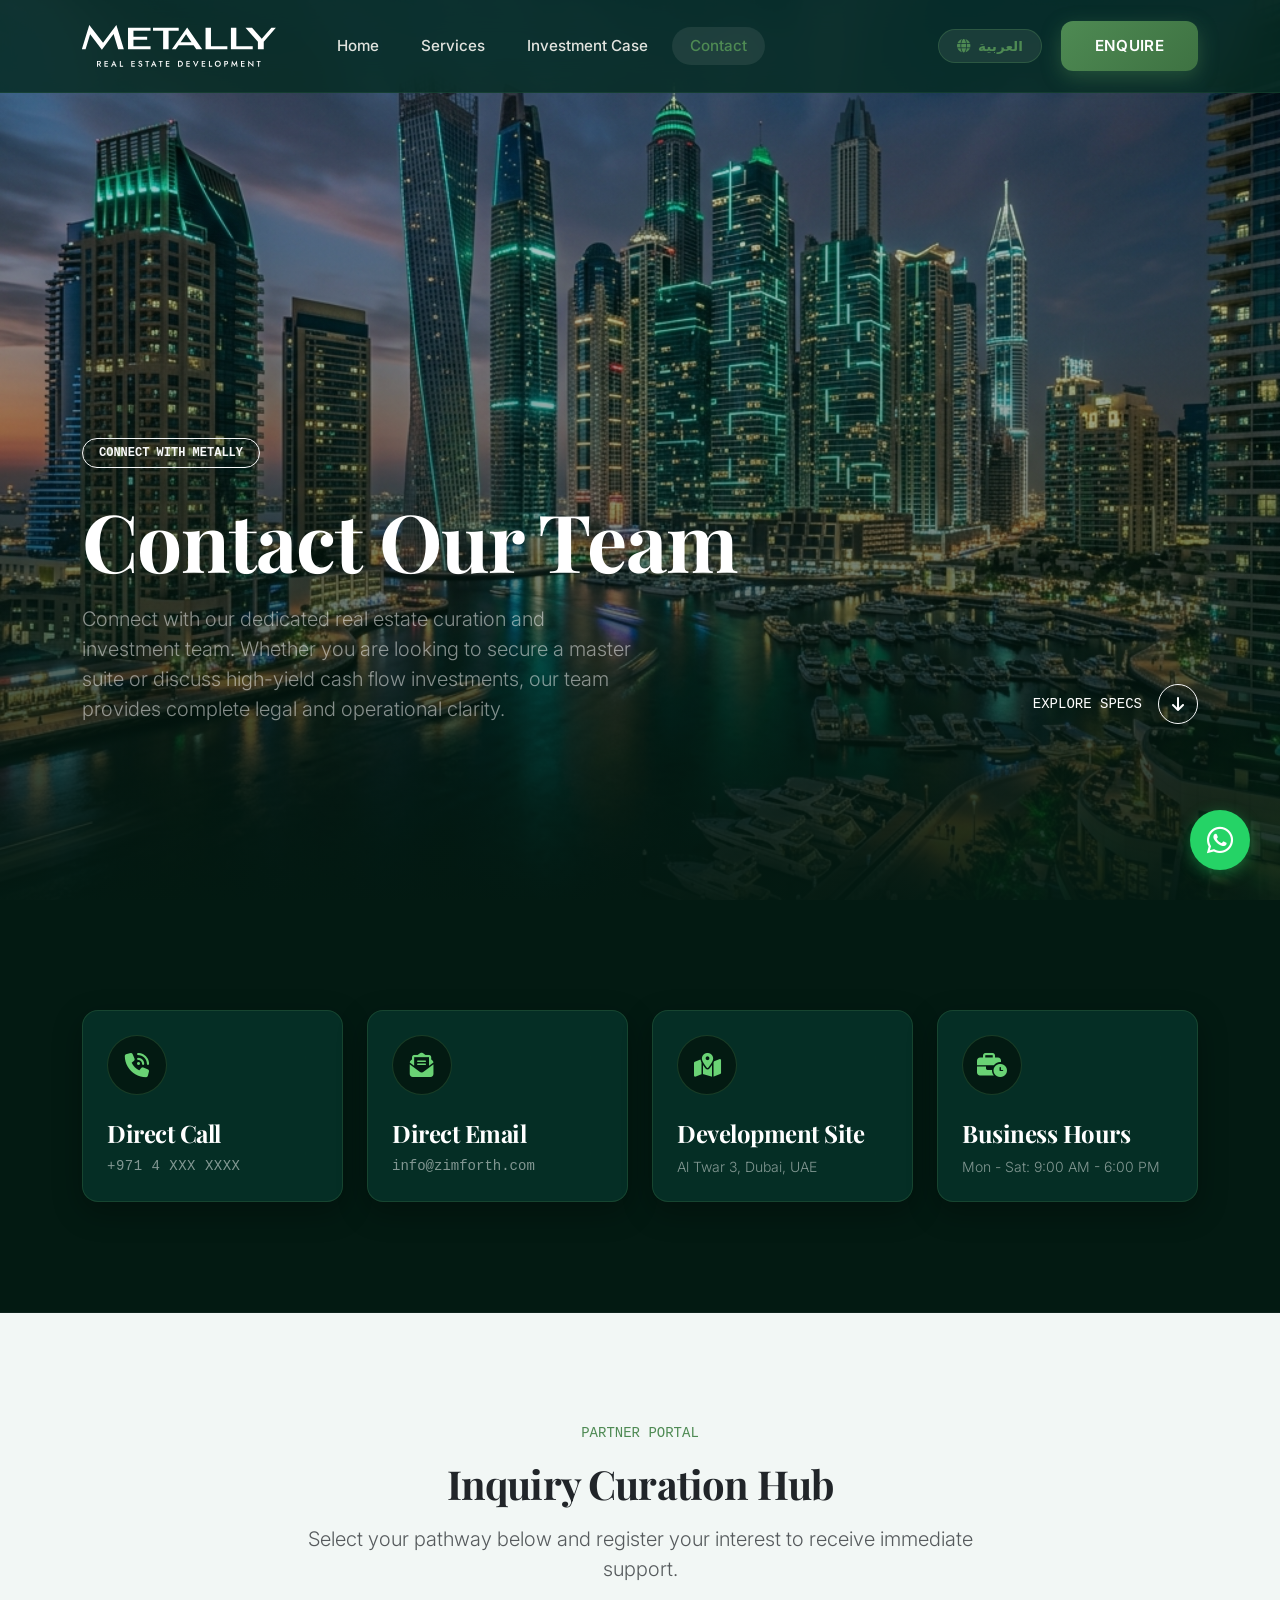
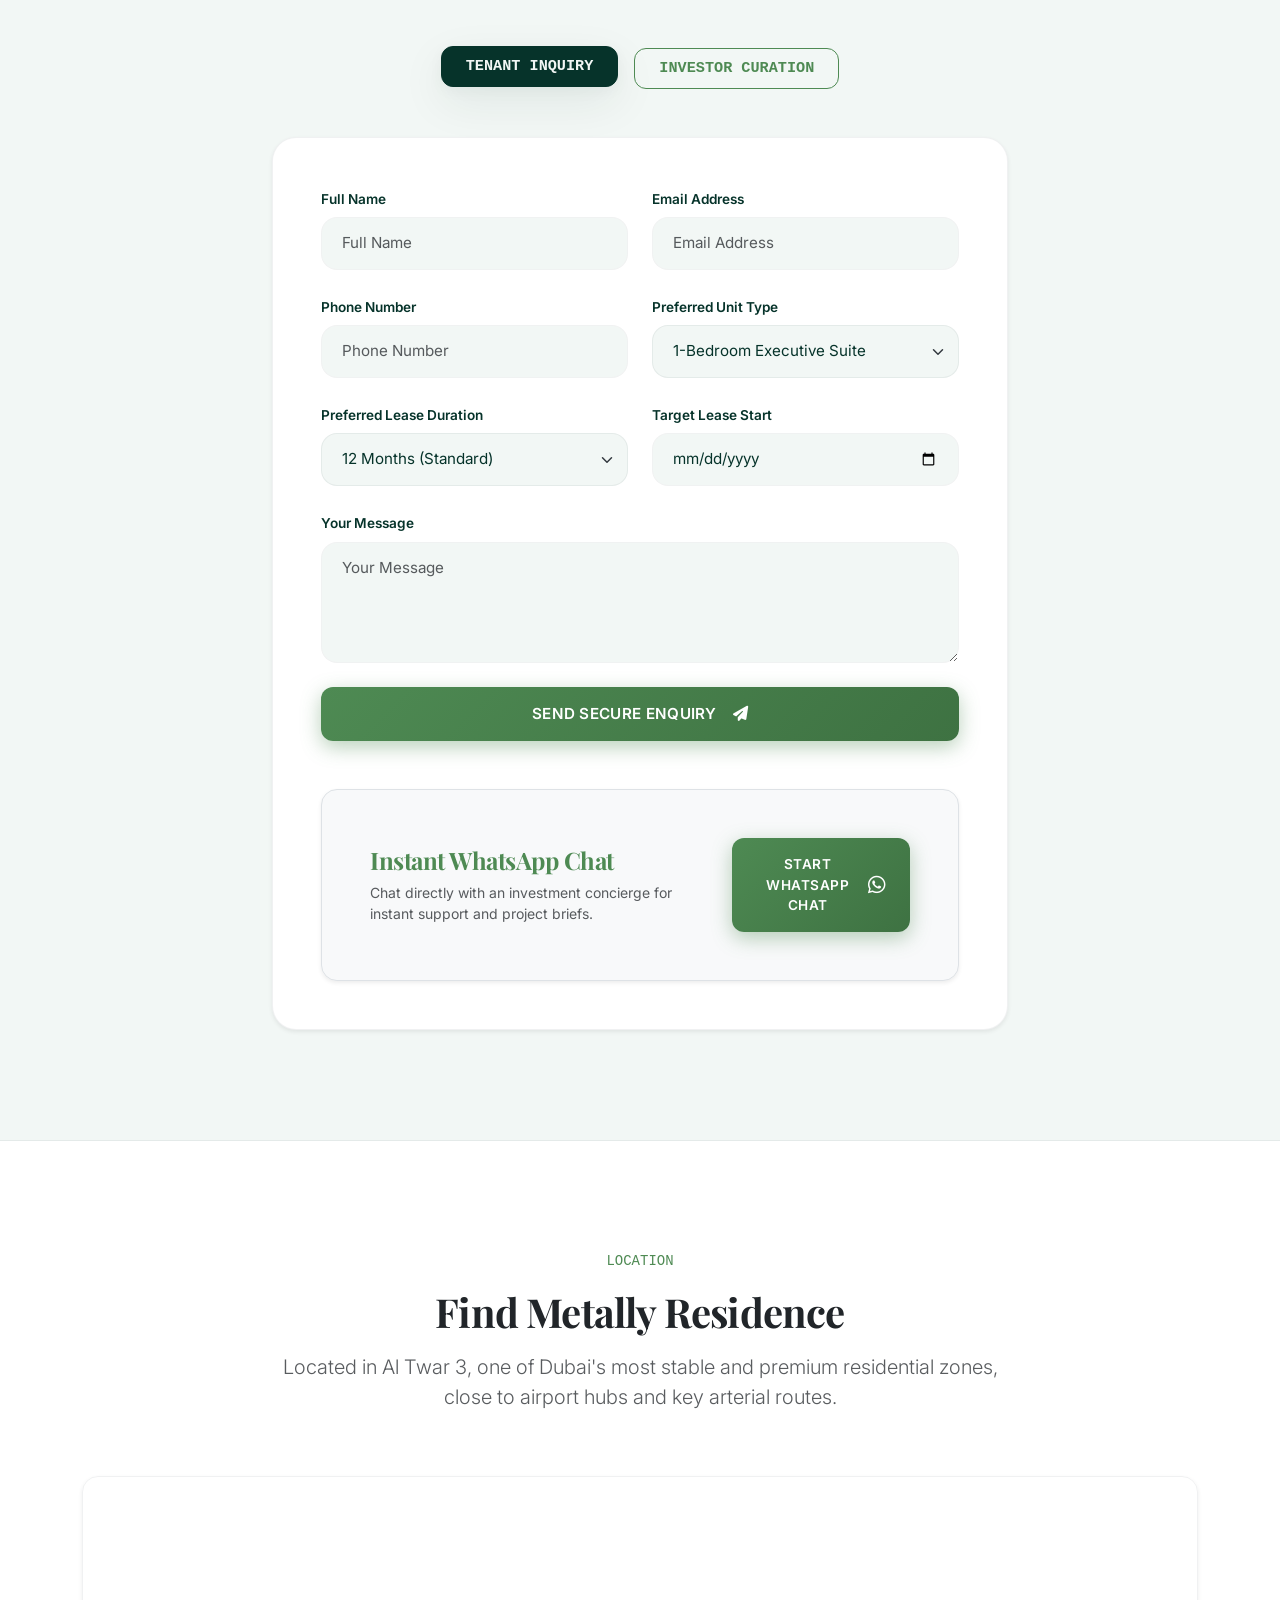
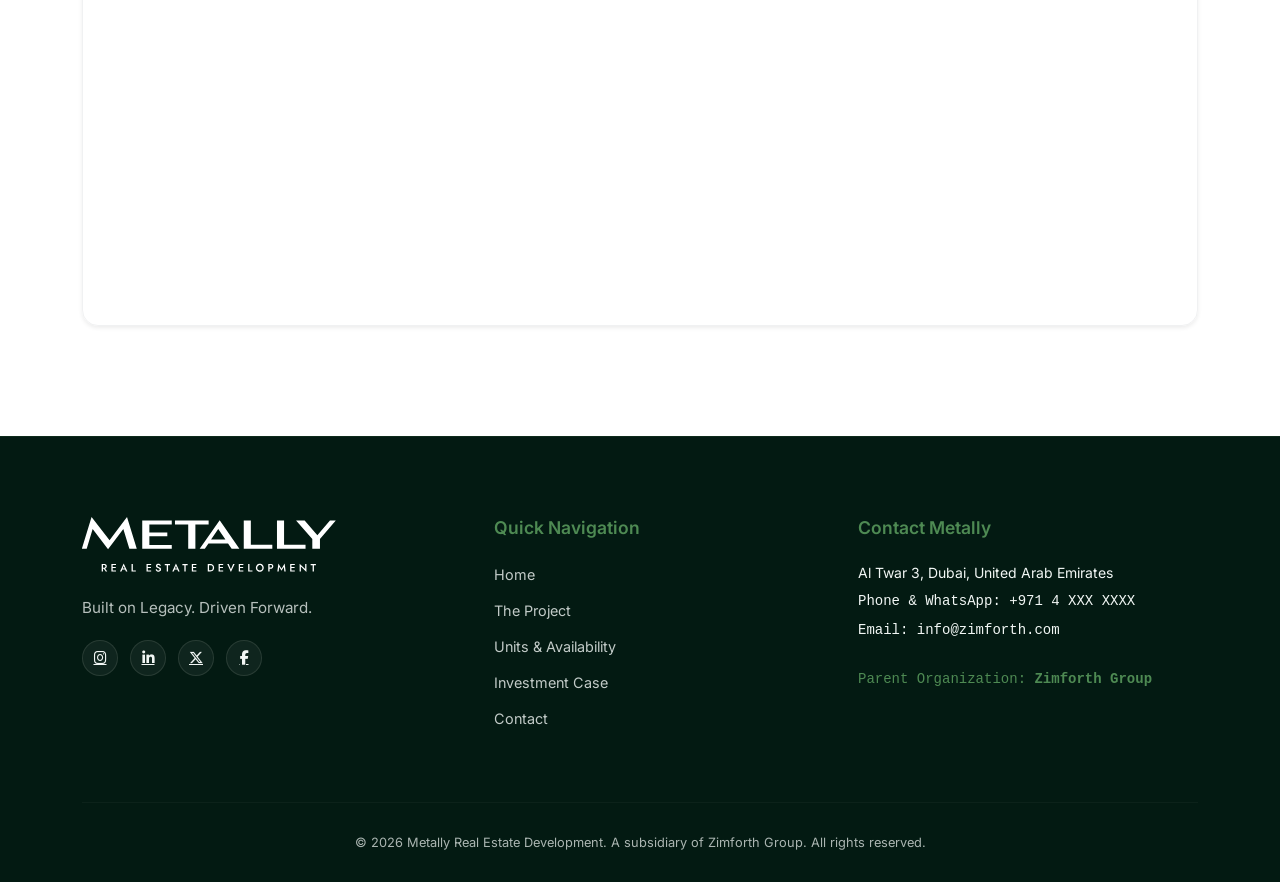
<file: contact.html>
<!DOCTYPE html>
<html lang="en" dir="ltr">
<head>
  <meta charset="UTF-8">
  <meta name="viewport" content="width=device-width, initial-scale=1.0">
  
  <!-- SEO Optimization -->
  <title>Contact Curation & Booking | Metally Serviced Residence Dubai</title>
  <meta name="description" content="Get in touch with Metally Real Estate Curation in Al Twar 3, Dubai. Submit your tenant inquiries, secure private viewing walkthroughs, or speak directly with our investment concierge via WhatsApp.">
  <meta name="keywords" content="Contact Metally, Real Estate Dubai Contact, Al Twar 3 Curation, Zimforth Group, Tenant Inquiry Form Dubai, Investor Curation Portal">
  <meta name="author" content="Zimforth Group">
  
  <!-- Favicon -->
  <link rel="icon" type="image/svg+xml" href="assets/images/fav.svg">

  <!-- Bootstrap 5 CSS (Swapped dynamically for RTL support via main.js) -->
  <link id="bootstrap-link" rel="stylesheet" href="https://cdn.jsdelivr.net/npm/bootstrap@5.3.3/dist/css/bootstrap.min.css">
  
  <!-- FontAwesome Icons -->
  <link rel="stylesheet" href="https://cdnjs.cloudflare.com/ajax/libs/font-awesome/6.5.2/css/all.min.css">
  
  <!-- Swiper CSS -->
  <link rel="stylesheet" href="https://cdn.jsdelivr.net/npm/swiper@11/swiper-bundle.min.css" />
  
  <!-- Core Design System Custom Stylesheet -->
  <link rel="stylesheet" href="assets/css/style.css?v=3.3.0">
</head>

<body class="en-font">

  <!-- Header / Navigation -->
  <header>
    <nav class="navbar navbar-expand-lg fixed-top" id="main-navbar">
      <div class="container">
        <!-- Brand Logo block -->
        <a class="navbar-brand text-decoration-none" href="index.html" id="brand-logo">
          <img src="assets/images/logo-w.svg" alt="Metally Logo" class="brand-logo-img">
        </a>
        
        <!-- Toggle button for mobile -->
        <button class="navbar-toggler border-0 text-white" type="button" data-bs-toggle="collapse" data-bs-target="#navContent" aria-controls="navContent" aria-expanded="false" aria-label="Toggle navigation">
          <i class="fas fa-bars-staggered fs-4"></i>
        </button>
        
        <!-- Nav Links & Controls -->
        <div class="collapse navbar-collapse" id="navContent">
          <!-- Left menu: links next to logo -->
          <ul class="navbar-nav me-auto mb-2 mb-lg-0 align-items-center ps-lg-4">
            <li class="nav-item">
              <a class="nav-link" href="index.html" data-i18n="nav-home">Home</a>
            </li>
            <li class="nav-item">
              <a class="nav-link" href="services.html" data-i18n="nav-services">Services</a>
            </li>
            <li class="nav-item">
              <a class="nav-link" href="investment.html" data-i18n="nav-investment">Investment Case</a>
            </li>
            <li class="nav-item">
              <a class="nav-link active" href="contact.html" data-i18n="nav-contact">Contact</a>
            </li>
          </ul>
          
          <!-- Right menu: Lang & CTA -->
          <ul class="navbar-nav ms-auto align-items-center">
            <!-- Language Selector Trigger -->
            <li class="nav-item mx-2">
              <a class="nav-link lang-btn lang-toggle" href="#" id="lang-toggle-btn" role="button">
                <i class="fas fa-globe me-1"></i> <span data-i18n="nav-lang">العربية</span>
              </a>
            </li>
            
            <!-- Call to Action -->
            <li class="nav-item ms-lg-2 mt-2 mt-lg-0">
              <a class="btn btn-green text-uppercase" href="#inquiry-hub" id="btn-enquire-now" data-i18n="nav-btn-enquire">Enquire</a>
            </li>
          </ul>
        </div>
      </div>
    </nav>
  </header>

  <!-- Cinematic Full-Screen Hero Section -->
  <section class="position-relative vh-100 d-flex align-items-end" id="contact-hero">
    <!-- Premium Background Image -->
    <div class="position-absolute top-0 start-0 w-100 h-100 bg-image" style="background: url('assets/images/dubai-skyline.png') center/cover no-repeat;"></div>
    <!-- Subtle Dark Gradient Overlay for Typography -->
    <div class="position-absolute top-0 start-0 w-100 h-100" style="background: linear-gradient(to top, rgba(3, 26, 18, 0.95) 0%, rgba(3, 26, 18, 0.4) 50%, rgba(3, 26, 18, 0.1) 100%);"></div>
    
    <div class="container position-relative z-index-2 pb-5 mb-lg-5">
      <div class="row align-items-end">
        <div class="col-lg-8" data-aos="fade-up" data-aos-delay="100">
          <span class="badge bg-transparent border border-light text-light px-3 py-2 rounded-pill mb-4 font-monospace letter-spacing-1" data-i18n="contact-hero-badge">CONNECT WITH METALLY</span>
          <h1 class="text-white fw-bold display-1 mb-3" style="letter-spacing: -1px;" data-i18n="contact-hero-title">Contact Our Team</h1>
          <p class="lead text-white-50 mb-0 w-md-75" style="font-weight: 300;" data-i18n="contact-hero-desc">Connect with our dedicated real estate curation and investment team. Whether you are looking to secure a master suite or discuss high-yield cash flow investments, our team provides complete legal and operational clarity.</p>
        </div>
        <div class="col-lg-4 text-lg-end mt-4 mt-lg-0" data-aos="fade-up" data-aos-delay="300">
          <a href="#contact-cards" class="text-white text-decoration-none d-inline-flex align-items-center gap-3">
            <span class="font-monospace small letter-spacing-1 text-uppercase" data-i18n="proj-scroll-down">Explore Curation Info</span>
            <div class="rounded-circle border border-light d-flex align-items-center justify-content-center" style="width: 40px; height: 40px;">
              <i class="fas fa-arrow-down"></i>
            </div>
          </a>
        </div>
      </div>
    </div>
  </section>

  <!-- Premium Contact Cards Section (Jungle Green theme matching Key Pillars) -->
  <section class="py-6 bg-deep-green text-light border-bottom border-secondary border-opacity-10" id="contact-cards">
    <div class="container">
      <div class="row g-4">
        <!-- Card 1: Phone -->
        <div class="col-sm-6 col-lg-3" data-aos="fade-up" data-aos-delay="100">
          <div class="glass-panel-dark p-4 rounded-4 h-100 transition-all hover-up" style="box-shadow: 0 10px 30px rgba(0,0,0,0.3); border-color: rgba(78, 138, 83, 0.25);">
            <div class="rounded-circle bg-deep-green d-flex align-items-center justify-content-center mb-4 text-green" style="width: 60px; height: 60px; border: 1px solid rgba(78, 138, 83, 0.3);">
              <i class="fas fa-phone-volume fs-4 text-green-accent" style="color: var(--accent-leaf-bright);"></i>
            </div>
            <h4 class="fw-bold text-white mb-2 font-serif" data-i18n="contact-card-phone-title">Direct Call</h4>
            <p class="text-white-50 small mb-0 font-monospace" style="font-weight: 300; letter-spacing: 0.5px;" data-i18n="contact-card-phone-desc">+971 4 XXX XXXX</p>
          </div>
        </div>

        <!-- Card 2: Email -->
        <div class="col-sm-6 col-lg-3" data-aos="fade-up" data-aos-delay="200">
          <div class="glass-panel-dark p-4 rounded-4 h-100 transition-all hover-up" style="box-shadow: 0 10px 30px rgba(0,0,0,0.3); border-color: rgba(78, 138, 83, 0.25);">
            <div class="rounded-circle bg-deep-green d-flex align-items-center justify-content-center mb-4 text-green" style="width: 60px; height: 60px; border: 1px solid rgba(78, 138, 83, 0.3);">
              <i class="fas fa-envelope-open-text fs-4 text-green-accent" style="color: var(--accent-leaf-bright);"></i>
            </div>
            <h4 class="fw-bold text-white mb-2 font-serif" data-i18n="contact-card-email-title">Direct Email</h4>
            <p class="text-white-50 small mb-0 font-monospace" style="font-weight: 300;" data-i18n="contact-card-email-desc">info@zimforth.com</p>
          </div>
        </div>

        <!-- Card 3: Location -->
        <div class="col-sm-6 col-lg-3" data-aos="fade-up" data-aos-delay="300">
          <div class="glass-panel-dark p-4 rounded-4 h-100 transition-all hover-up" style="box-shadow: 0 10px 30px rgba(0,0,0,0.3); border-color: rgba(78, 138, 83, 0.25);">
            <div class="rounded-circle bg-deep-green d-flex align-items-center justify-content-center mb-4 text-green" style="width: 60px; height: 60px; border: 1px solid rgba(78, 138, 83, 0.3);">
              <i class="fas fa-map-location-dot fs-4 text-green-accent" style="color: var(--accent-leaf-bright);"></i>
            </div>
            <h4 class="fw-bold text-white mb-2 font-serif" data-i18n="contact-card-loc-title">Development Site</h4>
            <p class="text-white-50 small mb-0 font-sans" style="font-weight: 300;" data-i18n="contact-card-loc-desc">Al Twar 3, Dubai, UAE</p>
          </div>
        </div>

        <!-- Card 4: Hours -->
        <div class="col-sm-6 col-lg-3" data-aos="fade-up" data-aos-delay="400">
          <div class="glass-panel-dark p-4 rounded-4 h-100 transition-all hover-up" style="box-shadow: 0 10px 30px rgba(0,0,0,0.3); border-color: rgba(78, 138, 83, 0.25);">
            <div class="rounded-circle bg-deep-green d-flex align-items-center justify-content-center mb-4 text-green" style="width: 60px; height: 60px; border: 1px solid rgba(78, 138, 83, 0.3);">
              <i class="fas fa-business-time fs-4 text-green-accent" style="color: var(--accent-leaf-bright);"></i>
            </div>
            <h4 class="fw-bold text-white mb-2 font-serif" data-i18n="contact-card-hours-title">Business Hours</h4>
            <p class="text-white-50 small mb-0 font-sans" style="font-weight: 300;" data-i18n="contact-card-hours-desc">Mon - Sat: 9:00 AM - 6:00 PM</p>
          </div>
        </div>
      </div>
    </div>
  </section>

  <!-- Interactive Dual Curation Form Section -->
  <section class="py-6 bg-cream text-dark border-bottom border-secondary border-opacity-10" id="inquiry-hub">
    <div class="container">
      <div class="row justify-content-center text-center mb-5 reveal-on-scroll">
        <div class="col-lg-8">
          <span class="font-monospace small text-green letter-spacing-1 mb-3 d-block text-uppercase" data-i18n="contact-section-tag">PARTNER PORTAL</span>
          <h2 class="h1 fw-bold text-dark mb-3 font-serif" data-i18n="contact-section-title">Inquiry Curation Hub</h2>
          <p class="lead text-muted font-sans" style="font-weight: 300;" data-i18n="contact-section-desc">Select your pathway below and register your interest to receive immediate support.</p>
        </div>
      </div>

      <!-- Tabbed Selector -->
      <div class="d-flex flex-column flex-sm-row justify-content-center gap-2 gap-sm-3 mb-5" data-aos="fade-up">
        <button type="button" class="btn btn-outline-green active px-4 py-2 font-monospace text-uppercase w-100 w-sm-auto" id="btn-tab-tenant" data-i18n="contact-tab-tenant">Tenant Inquiry</button>
        <button type="button" class="btn btn-outline-green px-4 py-2 font-monospace text-uppercase w-100 w-sm-auto" id="btn-tab-investor" data-i18n="contact-tab-investor">Investor Curation</button>
      </div>

      <div class="row justify-content-center">
        <div class="col-lg-8 reveal-zoom">
          <div class="soft-card bg-white p-4 p-md-5 border border-secondary border-opacity-10 shadow-sm">
            
            <!-- TENANT FORM PATHWAY -->
            <div id="tenant-form-container">
              <!-- Tenant success feedback -->
              <div class="alert alert-success border-0 rounded-3 p-3 mb-4 shadow-sm" id="tenant-form-feedback" style="display: none;">
                <div class="d-flex align-items-center gap-2">
                  <i class="fas fa-circle-check fs-4"></i>
                  <span class="small fw-semibold" data-i18n="contact-success">Thank you! Your enquiry has been received successfully. Our investment team will connect with you shortly.</span>
                </div>
              </div>

              <form id="tenant-enquiry-form" novalidate>
                <div class="row">
                  <!-- Name -->
                  <div class="col-md-6 form-group">
                    <label class="form-label" for="tenant-name" data-i18n="contact-lbl-name">Full Name</label>
                    <input type="text" class="form-control" id="tenant-name" required data-i18n-placeholder="contact-lbl-name" placeholder="Full Name">
                  </div>
                  <!-- Email -->
                  <div class="col-md-6 form-group">
                    <label class="form-label" for="tenant-email" data-i18n="contact-lbl-email">Email Address</label>
                    <input type="email" class="form-control" id="tenant-email" required data-i18n-placeholder="contact-lbl-email" placeholder="Email Address">
                  </div>
                </div>

                <div class="row">
                  <!-- Phone -->
                  <div class="col-md-6 form-group">
                    <label class="form-label" for="tenant-phone" data-i18n="contact-lbl-phone">Phone Number</label>
                    <input type="tel" class="form-control" id="tenant-phone" required data-i18n-placeholder="contact-lbl-phone" placeholder="Phone Number">
                  </div>
                  <!-- Unit selection -->
                  <div class="col-md-6 form-group">
                    <label class="form-label" for="tenant-unit" data-i18n="contact-lbl-unit">Preferred Unit Type</label>
                    <select class="form-select" id="tenant-unit">
                      <option value="executive" data-i18n="contact-opt-unit1" selected>1-Bedroom Executive Suite</option>
                      <option value="duplex" data-i18n="contact-opt-unit2">1-Bedroom Duplex Loft</option>
                      <option value="master" data-i18n="contact-opt-unit3">1-Bedroom Master Suite</option>
                    </select>
                  </div>
                </div>

                <div class="row">
                  <!-- Lease duration -->
                  <div class="col-md-6 form-group">
                    <label class="form-label" for="tenant-lease" data-i18n="contact-lbl-lease">Preferred Lease Duration</label>
                    <select class="form-select" id="tenant-lease">
                      <option value="short" data-i18n="contact-opt-lease1">3 Months (Short Term)</option>
                      <option value="medium" data-i18n="contact-opt-lease2">6 Months (Medium Term)</option>
                      <option value="long" data-i18n="contact-opt-lease3" selected>12 Months (Standard)</option>
                    </select>
                  </div>
                  <!-- Lease start -->
                  <div class="col-md-6 form-group">
                    <label class="form-label" for="tenant-start" data-i18n="contact-lbl-start">Target Lease Start</label>
                    <input type="date" class="form-control" id="tenant-start" required>
                  </div>
                </div>

                <!-- Message -->
                <div class="form-group mb-4">
                  <label class="form-label" for="tenant-message" data-i18n="contact-lbl-msg">Your Message</label>
                  <textarea class="form-control" id="tenant-message" rows="4" required data-i18n-placeholder="contact-lbl-msg" placeholder="Your Message"></textarea>
                </div>

                <!-- Submit -->
                <button type="submit" class="btn btn-green w-100 py-3 justify-content-center border-0 text-uppercase" id="tenant-submit-btn">
                  <span data-i18n="contact-btn-submit">Send Secure Enquiry</span> <i class="fas fa-paper-plane ms-2"></i>
                </button>
              </form>
            </div>

            <!-- INVESTOR FORM PATHWAY -->
            <div id="investor-form-container" style="display: none;">
              <!-- Investor success feedback -->
              <div class="alert alert-success border-0 rounded-3 p-3 mb-4 shadow-sm" id="investor-form-feedback" style="display: none;">
                <div class="d-flex align-items-center gap-2">
                  <i class="fas fa-circle-check fs-4"></i>
                  <span class="small fw-semibold" data-i18n="contact-success">Thank you! Your enquiry has been received successfully. Our investment team will connect with you shortly.</span>
                </div>
              </div>

              <form id="investor-enquiry-form" novalidate>
                <div class="row">
                  <!-- Name -->
                  <div class="col-md-6 form-group">
                    <label class="form-label" for="investor-name" data-i18n="contact-lbl-name">Full Name</label>
                    <input type="text" class="form-control" id="investor-name" required data-i18n-placeholder="contact-lbl-name" placeholder="Full Name">
                  </div>
                  <!-- Email -->
                  <div class="col-md-6 form-group">
                    <label class="form-label" for="investor-email" data-i18n="contact-lbl-email">Email Address</label>
                    <input type="email" class="form-control" id="investor-email" required data-i18n-placeholder="contact-lbl-email" placeholder="Email Address">
                  </div>
                </div>

                <div class="row">
                  <!-- Phone -->
                  <div class="col-md-6 form-group">
                    <label class="form-label" for="investor-phone" data-i18n="contact-lbl-phone">Phone Number</label>
                    <input type="tel" class="form-control" id="investor-phone" required data-i18n-placeholder="contact-lbl-phone" placeholder="Phone Number">
                  </div>
                  <!-- Investment tier -->
                  <div class="col-md-6 form-group">
                    <label class="form-label" for="investor-tier" data-i18n="inv-lbl-tier">Preferred Investment Tier</label>
                    <select class="form-select" id="investor-tier">
                      <option value="single" data-i18n="inv-opt-single" selected>Single Suite (1 Unit)</option>
                      <option value="multi" data-i18n="inv-opt-multi">Multiple Suites (2-4 Units)</option>
                      <option value="floor" data-i18n="inv-opt-floor">Full Floor / Private Wing</option>
                    </select>
                  </div>
                </div>

                <div class="row">
                  <!-- Timeframe -->
                  <div class="col-md-6 form-group">
                    <label class="form-label" for="investor-timeframe" data-i18n="inv-lbl-time">Acquisition Timeframe</label>
                    <select class="form-select" id="investor-timeframe">
                      <option value="immediate" data-i18n="inv-opt-immediate" selected>Immediate (Within 30 Days)</option>
                      <option value="medium" data-i18n="inv-opt-medium">Medium-Term (3-6 Months)</option>
                      <option value="planning" data-i18n="inv-opt-planning">Planning Phase (6-12 Months)</option>
                    </select>
                  </div>
                  <!-- Objective -->
                  <div class="col-md-6 form-group">
                    <label class="form-label" for="investor-objective" data-i18n="inv-lbl-profile">Investment Objective</label>
                    <select class="form-select" id="investor-objective">
                      <option value="yield" data-i18n="inv-opt-yield" selected>High-Yield Cash Flow</option>
                      <option value="growth" data-i18n="inv-opt-growth">Capital Preservation & Growth</option>
                      <option value="portfolio" data-i18n="inv-opt-portfolio">Portfolio Diversification</option>
                    </select>
                  </div>
                </div>

                <!-- Message -->
                <div class="form-group mb-4">
                  <label class="form-label" for="investor-message" data-i18n="contact-lbl-msg">Your Message</label>
                  <textarea class="form-control" id="investor-message" rows="4" required data-i18n-placeholder="contact-lbl-msg" placeholder="Your Message"></textarea>
                </div>

                <!-- Submit -->
                <button type="submit" class="btn btn-green w-100 py-3 justify-content-center border-0 text-uppercase" id="investor-submit-btn">
                  <span data-i18n="contact-btn-submit">Send Secure Enquiry</span> <i class="fas fa-paper-plane ms-2"></i>
                </button>
              </form>
            </div>

            <!-- Direct WhatsApp Curation Quick-Connect Banner -->
            <div class="p-4 p-md-5 rounded-4 bg-light border border-green border-opacity-20 d-flex flex-column flex-md-row align-items-center justify-content-between shadow-sm mt-5 hover-up" style="box-shadow: inset 0 2px 10px rgba(78, 138, 83, 0.05);">
              <div class="text-center text-md-start mb-4 mb-md-0 pe-md-4">
                <h4 class="text-green fw-bold font-serif mb-2" data-i18n="contact-wa-title">Instant WhatsApp Chat</h4>
                <p class="text-muted small mb-0 font-sans" data-i18n="contact-wa-desc">Chat directly with an investment concierge for instant support and project briefs.</p>
              </div>
              <a href="https://wa.me/1234567890" target="_blank" class="btn btn-green text-uppercase px-4 py-3 border-0 d-flex align-items-center gap-2" style="font-size: 0.85rem; letter-spacing: 0.5px;">
                <span data-i18n="contact-wa-btn">Start WhatsApp Chat</span> <i class="fab fa-whatsapp fs-5"></i>
              </a>
            </div>

          </div>
        </div>
      </div>
    </div>
  </section>

  <!-- Full Width Interactive Location Map Section -->
  <section class="py-6 bg-white" id="location-map">
    <div class="container">
      <div class="row justify-content-center text-center mb-5 reveal-on-scroll">
        <div class="col-lg-8">
          <span class="font-monospace small text-green letter-spacing-1 mb-3 d-block text-uppercase" data-i18n="contact-map-tag">LOCATION</span>
          <h2 class="h1 fw-bold text-dark mb-3 font-serif" data-i18n="contact-map-title">Find Metally Residence</h2>
          <p class="lead text-muted font-sans" style="font-weight: 300;" data-i18n="contact-map-desc">Located in Al Twar 3, one of Dubai's most stable and premium residential zones, close to airport hubs and key arterial routes.</p>
        </div>
      </div>

      <div class="row">
        <div class="col-12" data-aos="fade-up">
          <!-- Google Maps Iframe embedded in a high-end frame card -->
          <div class="border border-secondary border-opacity-10 rounded-4 overflow-hidden shadow-sm" style="height: 450px;">
            <iframe 
              src="https://www.google.com/maps/embed?pb=!1m18!1m12!1m3!1d14429.569477750868!2d55.3934376483584!3d25.29107936166184!2m3!1f0!2f0!3f0!3m2!1i1024!2i768!4f13.1!3m3!1m2!1s0x3e5f5c355bc98ebb%3A0x7d6a50689b7cf3a3!2sAl%20Twar%203%20-%20Dubai!5e0!3m2!1sen!2sae!4v1700000000000!5m2!1sen!2sae" 
              class="w-100 h-100 border-0" 
              allowfullscreen="" 
              loading="lazy" 
              referrerpolicy="no-referrer-when-downgrade">
            </iframe>
          </div>
        </div>
      </div>
    </div>
  </section>

  <!-- Footer (Matches units.html footer structure exactly) -->
  <footer>
    <div class="container">
      <div class="row g-5">
        <!-- Branding column -->
        <div class="col-md-6 col-lg-4">
          <div class="footer-logo mb-4">
            <img src="assets/images/logo-w.svg" alt="Metally Logo" class="footer-logo-img">
          </div>
          <p class="footer-tagline" data-i18n="footer-tagline">Built on Legacy. Driven Forward.</p>
          
          <div class="footer-social-icons">
            <a href="index.html" class="social-icon-btn"><i class="fab fa-instagram"></i></a>
            <a href="index.html" class="social-icon-btn"><i class="fab fa-linkedin-in"></i></a>
            <a href="index.html" class="social-icon-btn"><i class="fab fa-x-twitter"></i></a>
            <a href="index.html" class="social-icon-btn"><i class="fab fa-facebook-f"></i></a>
          </div>
        </div>
        
        <!-- Navigation column -->
        <div class="col-md-6 col-lg-4 px-lg-5">
          <h5 class="footer-heading" data-i18n="footer-links-title">Quick Navigation</h5>
          <ul class="footer-links-list">
            <li><a href="index.html" data-i18n="nav-home">Home</a></li>
            <li><a href="project.html" data-i18n="nav-project">The Project</a></li>
            <li><a href="units.html" data-i18n="nav-units">Units & Availability</a></li>
            <li><a href="investment.html" data-i18n="nav-investment">Investment Case</a></li>
            <li><a href="contact.html" data-i18n="nav-contact">Contact</a></li>
          </ul>
        </div>
        
        <!-- Contact column -->
        <div class="col-md-12 col-lg-4">
          <h5 class="footer-heading" data-i18n="footer-contact-title">Contact Metally</h5>
          <p class="opacity-80 mb-2 small" data-i18n="info-addr-val">Al Twar 3, Dubai, United Arab Emirates</p>
          <p class="opacity-80 mb-2 small font-monospace"><span data-i18n="info-phone-lbl">Phone</span>: +971 4 XXX XXXX</p>
          <p class="opacity-80 mb-4 small font-monospace">Email: info@zimforth.com</p>
          
          <span class="text-green font-monospace small"><span data-i18n="info-group-lbl">Parent Organization</span>: <strong data-i18n="info-group-val">Zimforth Group</strong></span>
        </div>
      </div>
      
      <!-- Copyright bottom -->
      <div class="row">
        <div class="col-12 text-center">
          <div class="footer-bottom">
            <p class="mb-0" data-i18n="footer-copy">&copy; 2026 Metally Real Estate Development. A subsidiary of Zimforth Group. All rights reserved.</p>
          </div>
        </div>
      </div>
    </div>
  </footer>

  <!-- WhatsApp Floating Widget -->
  <a href="https://wa.me/1234567890" target="_blank" class="whatsapp-float" aria-label="Chat on WhatsApp">
    <i class="fab fa-whatsapp"></i>
  </a>

  <!-- Core Scripts -->
  <!-- Swiper JS -->
  <script src="https://cdn.jsdelivr.net/npm/swiper@11/swiper-bundle.min.js"></script>
  
  <!-- jQuery library -->
  <script src="https://code.jquery.com/jquery-3.7.1.min.js" integrity="sha256-/JqT3SQfawRcv/BIHPThkBvs0OEvtFFmqPF/lYI/Cxo=" crossorigin="anonymous"></script>
  
  <!-- Bootstrap 5 JS Bundle -->
  <script src="https://cdn.jsdelivr.net/npm/bootstrap@5.3.3/dist/js/bootstrap.bundle.min.js"></script>
  
  <!-- i18n Translation Dictionary -->
  <script src="assets/js/i18n.js?v=3.0.0"></script>
  
  <!-- Core Custom Controller -->
  <script src="assets/js/main.js?v=3.0.3"></script>

  <!-- Contact Form Controller -->
  <script>
    $(document).ready(function () {
      // Smooth scroll specifically for Enquire button
      $('#btn-enquire-now').on('click', function (e) {
        e.preventDefault();
        const target = $('#inquiry-hub');
        if (target.length) {
          $('html, body').animate({
            scrollTop: target.offset().top - 100
          }, 800);
        }
      });

      // Dynamic Tab Selector Toggling
      $('#btn-tab-tenant').on('click', function () {
        $('#btn-tab-tenant').addClass('active');
        $('#btn-tab-investor').removeClass('active');
        $('#tenant-form-container').fadeIn(200);
        $('#investor-form-container').hide();
      });

      $('#btn-tab-investor').on('click', function () {
        $('#btn-tab-investor').addClass('active');
        $('#btn-tab-tenant').removeClass('active');
        $('#investor-form-container').fadeIn(200);
        $('#tenant-form-container').hide();
      });

      // Submit controller for Tenant Form
      $('#tenant-enquiry-form').on('submit', function (e) {
        e.preventDefault();
        
        let isValid = true;
        $(this).find('input[required], textarea[required]').each(function () {
          if (!$(this).val().trim()) {
            isValid = false;
            $(this).addClass('is-invalid');
          } else {
            $(this).removeClass('is-invalid');
          }
        });

        if (isValid) {
          $('#tenant-form-feedback').slideDown(300);
          $(this).trigger('reset');
          $('html, body').animate({
            scrollTop: $('#tenant-form-feedback').offset().top - 120
          }, 400);
        }
      });

      // Submit controller for Investor Form
      $('#investor-enquiry-form').on('submit', function (e) {
        e.preventDefault();
        
        let isValid = true;
        $(this).find('input[required], textarea[required]').each(function () {
          if (!$(this).val().trim()) {
            isValid = false;
            $(this).addClass('is-invalid');
          } else {
            $(this).removeClass('is-invalid');
          }
        });

        if (isValid) {
          $('#investor-form-feedback').slideDown(300);
          $(this).trigger('reset');
          $('html, body').animate({
            scrollTop: $('#investor-form-feedback').offset().top - 120
          }, 400);
        }
      });

      // Clear is-invalid styling on change/input
      $('input, textarea').on('input change', function () {
        if ($(this).val().trim()) {
          $(this).removeClass('is-invalid');
        }
      });

      // Premium focus highlights for form groups
      $('#tenant-enquiry-form, #investor-enquiry-form').find('input, textarea, select').on('focus', function () {
        $(this).parent('.form-group').addClass('focused');
      }).on('blur', function () {
        $(this).parent('.form-group').removeClass('focused');
      });

      // Dynamic URL Query Pre-fill handler
      const urlParams = new URLSearchParams(window.location.search);
      const serviceId = parseInt(urlParams.get('service'));
      const subject = urlParams.get('subject');
      const currentLang = localStorage.getItem("preferredLanguage") || "en";

      if (!isNaN(serviceId) && serviceId >= 1 && serviceId <= 6) {
        // Activate investor tab since services are investment-oriented
        const investorTabBtn = $('#investor-tab');
        if (investorTabBtn.length) {
          const tab = new bootstrap.Tab(investorTabBtn[0]);
          tab.show();
        }

        const serviceTitleKey = `service-${serviceId}-title`;
        const serviceTitle = (translations[currentLang] && translations[currentLang][serviceTitleKey]) 
          ? translations[currentLang][serviceTitleKey] 
          : `Service ${serviceId}`;

        const msg = currentLang === "ar"
          ? `مرحباً، أود حجز اجتماع استشاري استراتيجي وتمهيدي بشأن الخدمة التالية: "${serviceTitle}".`
          : `Hello, I would like to book a Strategic Advisory & Introduction Meeting for the following service: "${serviceTitle}".`;

        $('#investor-message, #tenant-message').val(msg).trigger('input');
      } else if (subject) {
        // Activate investor tab
        const investorTabBtn = $('#investor-tab');
        if (investorTabBtn.length) {
          const tab = new bootstrap.Tab(investorTabBtn[0]);
          tab.show();
        }

        let msg = "";
        if (subject === "Strategic+Consultation" || subject === "Strategic Consultation") {
          msg = currentLang === "ar"
            ? `مرحباً، أود حجز اجتماع استشاري استراتيجي وتمهيدي لمناقشة أهداف المشروع الاستثماري.`
            : `Hello, I would like to book a Strategic Advisory & Introduction Meeting to discuss our project objectives.`;
        } else if (subject === "Development+Mandate" || subject === "Development Mandate") {
          msg = currentLang === "ar"
            ? `مرحباً، أود الاستفسار عن تفويض إدارة التطوير الكامل (من البداية إلى النهاية) لأصولنا العقارية.`
            : `Hello, I would like to inquire about the End-to-End Project Development Mandate for our real estate assets.`;
        }
        if (msg) {
          $('#investor-message, #tenant-message').val(msg).trigger('input');
        }
      }
    });
  </script>

</body>
</html>
</file>
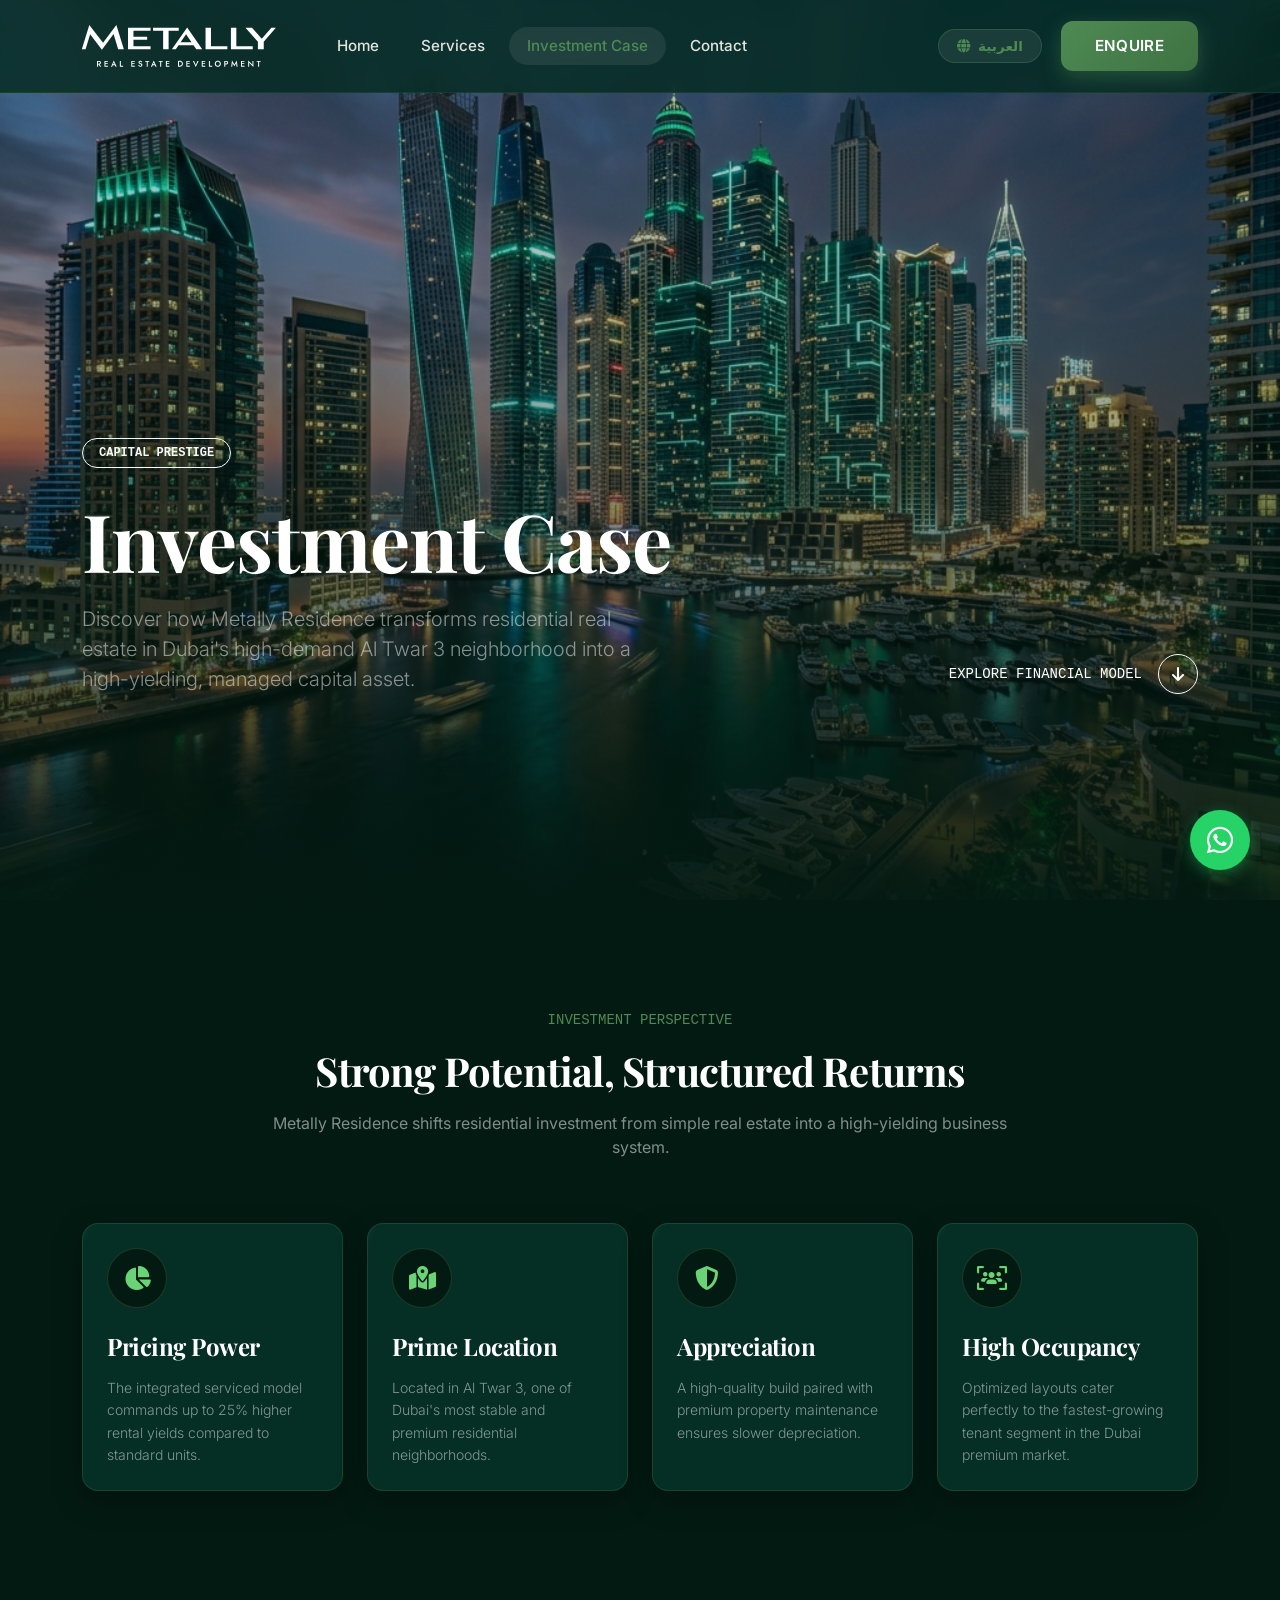
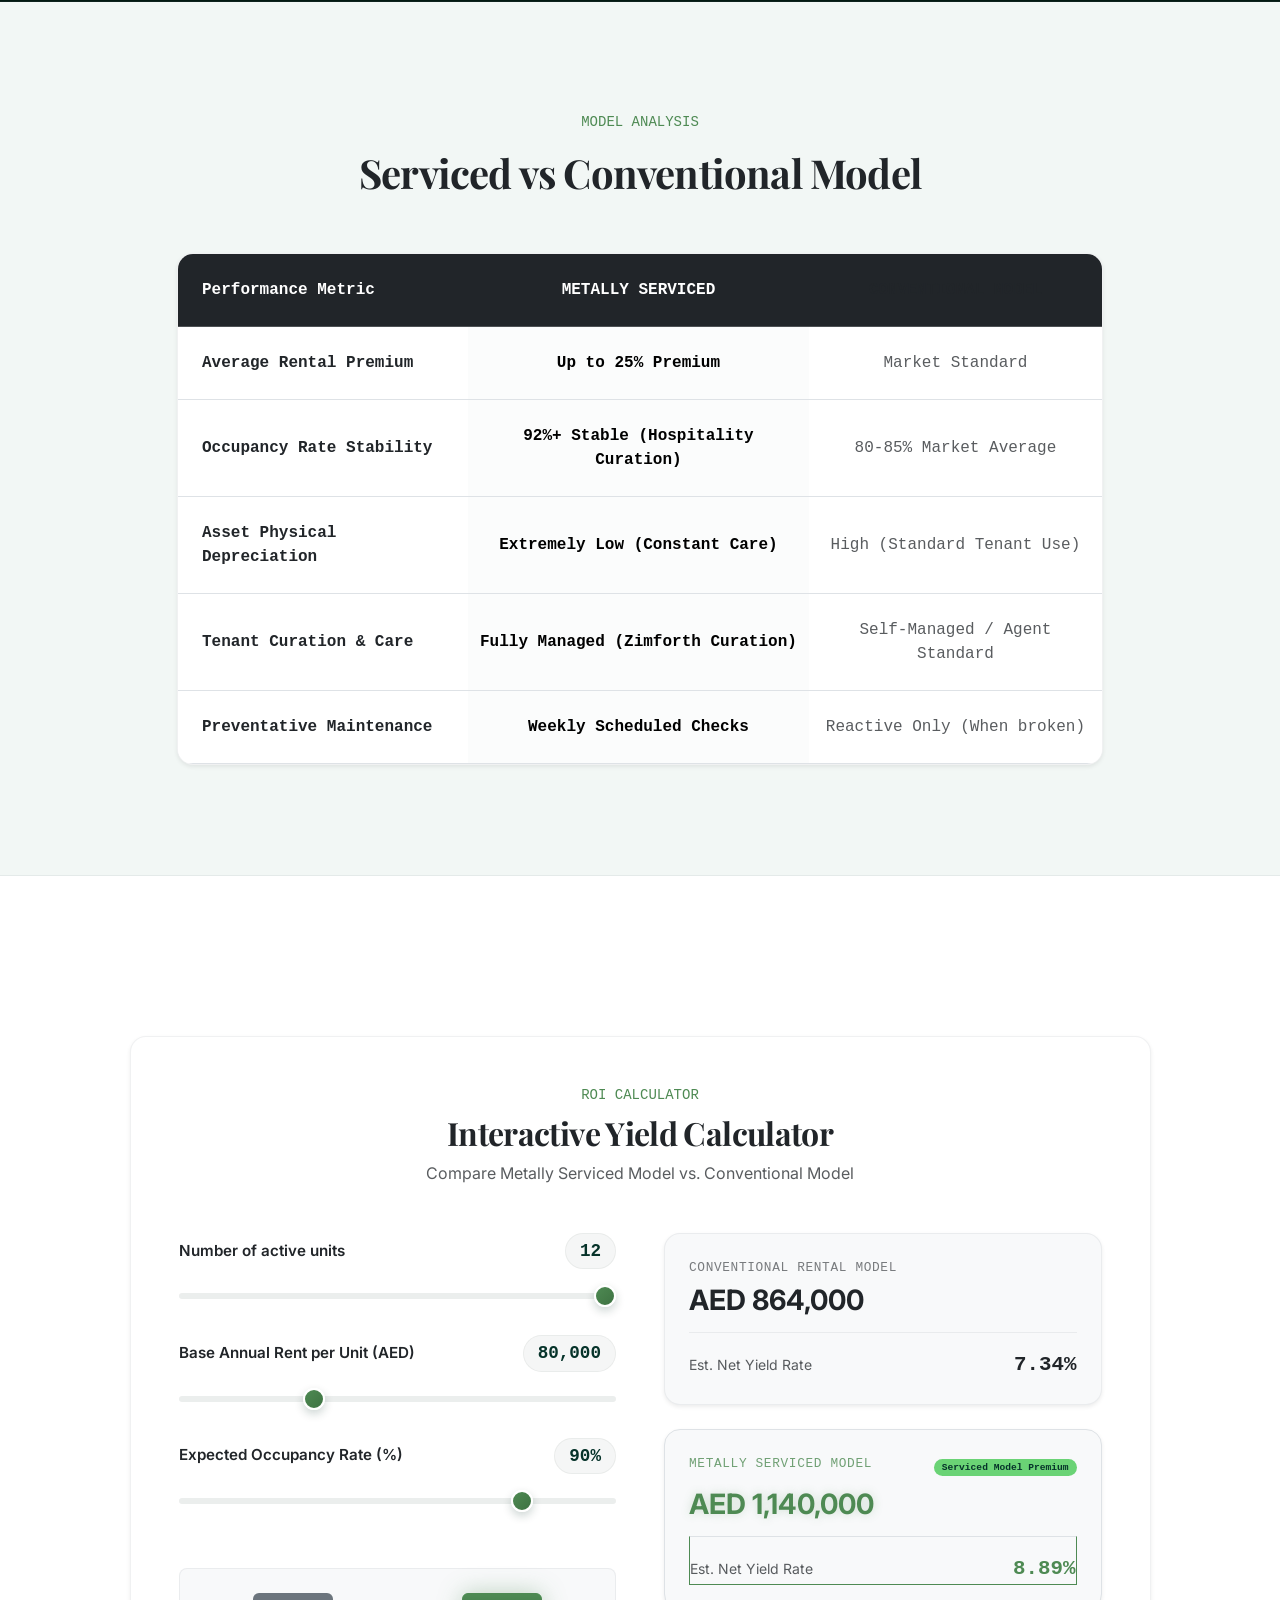
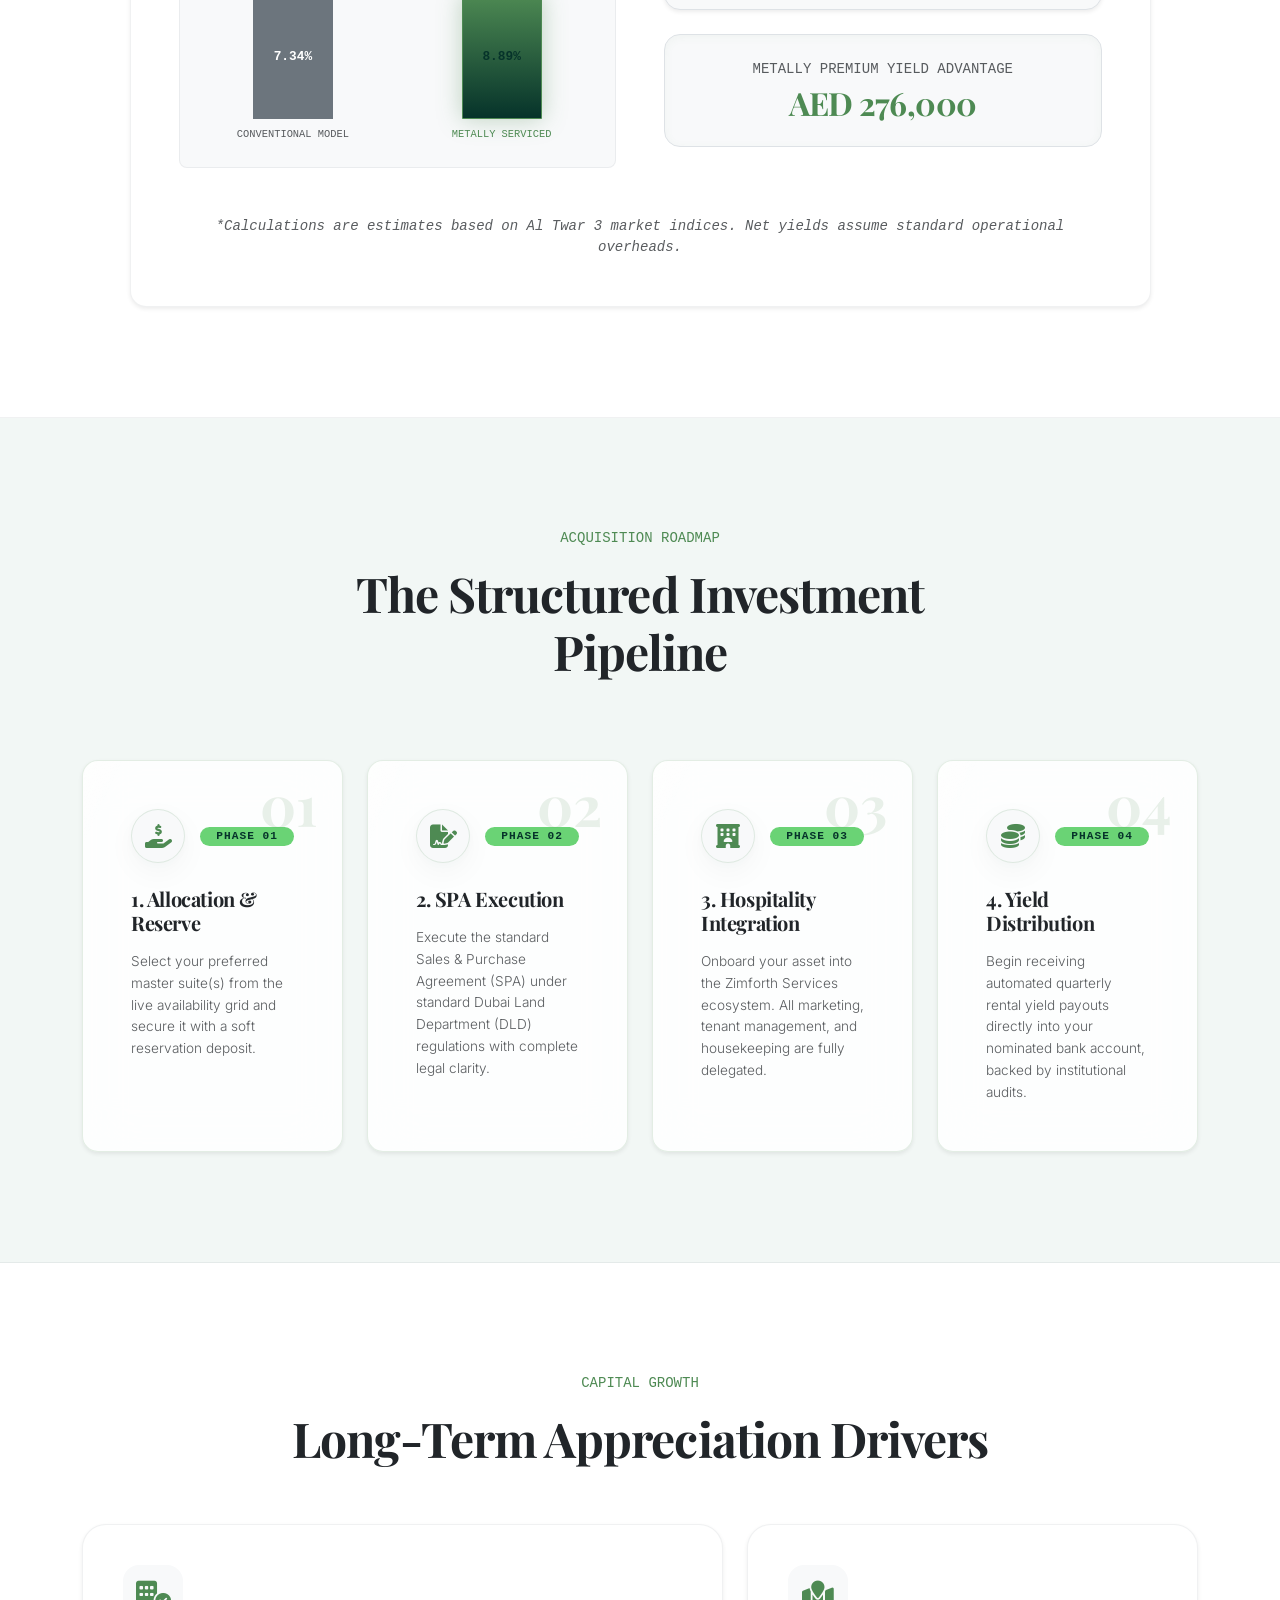
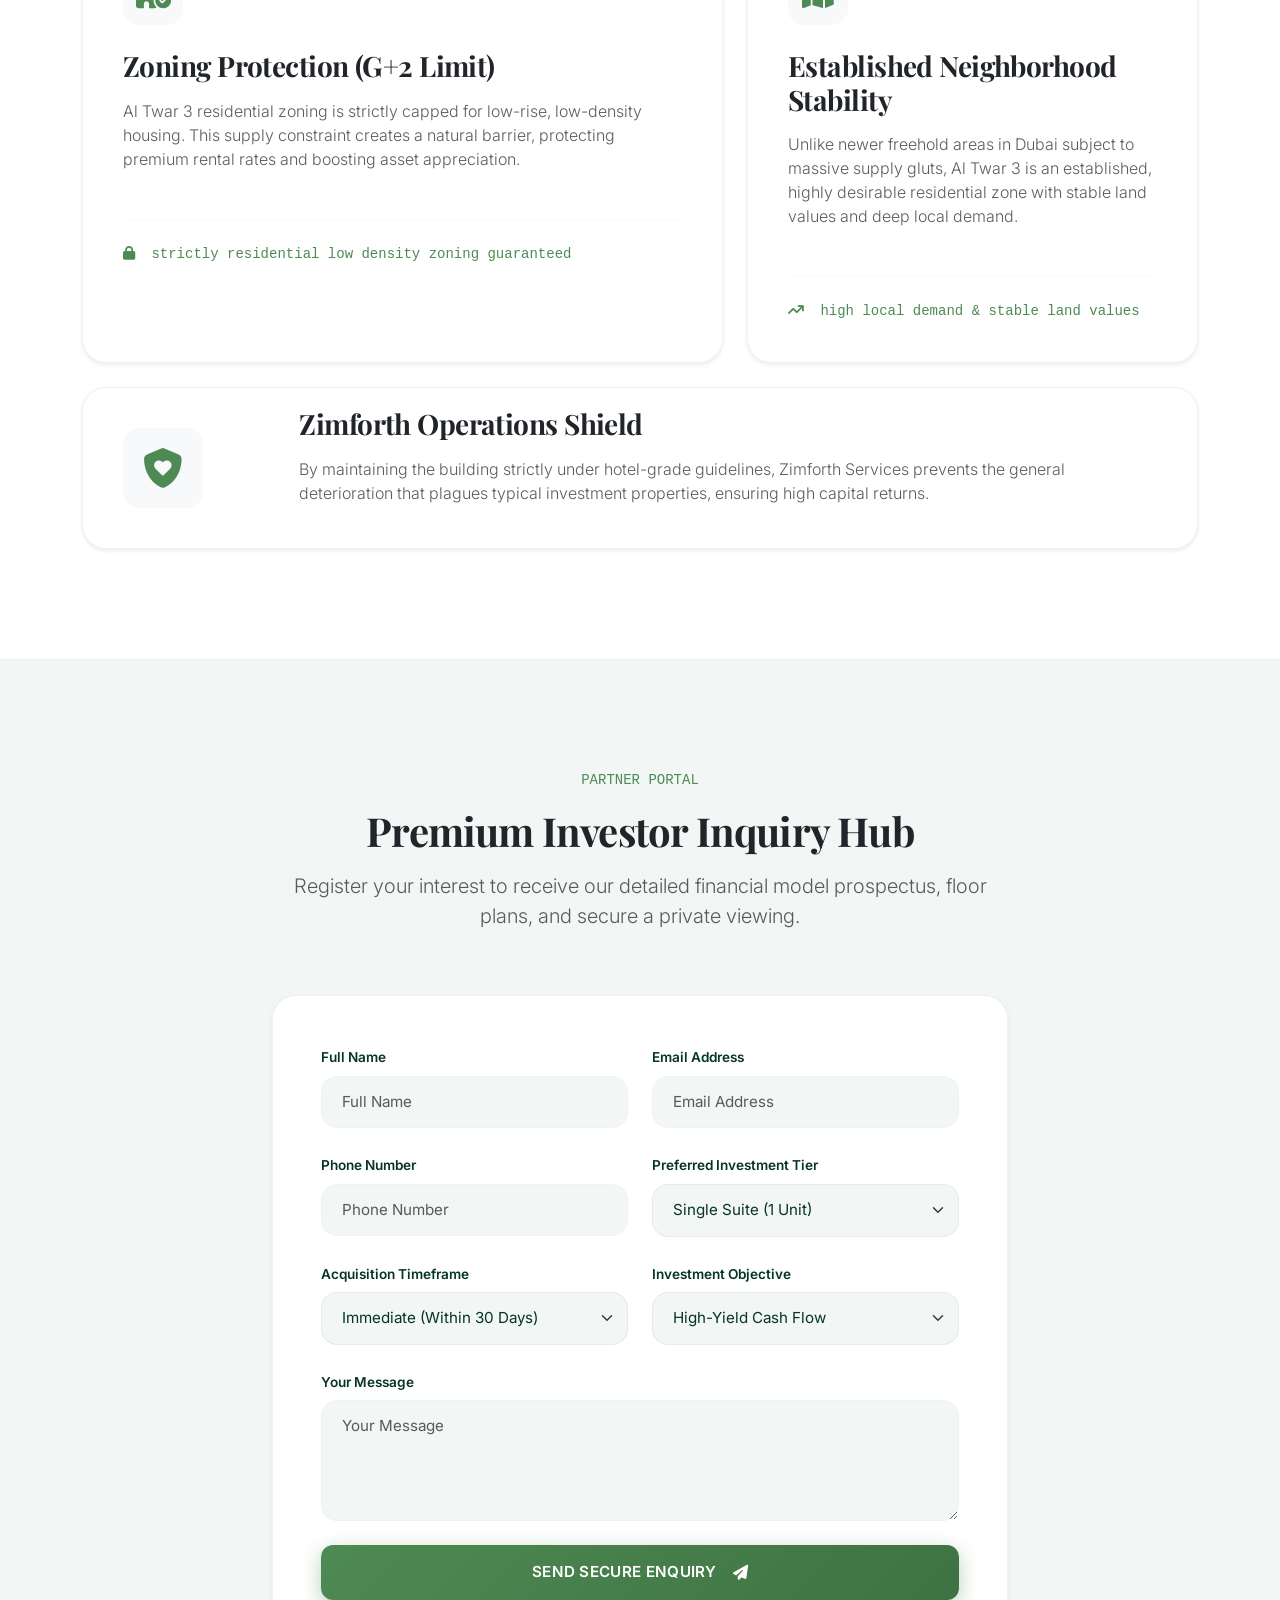
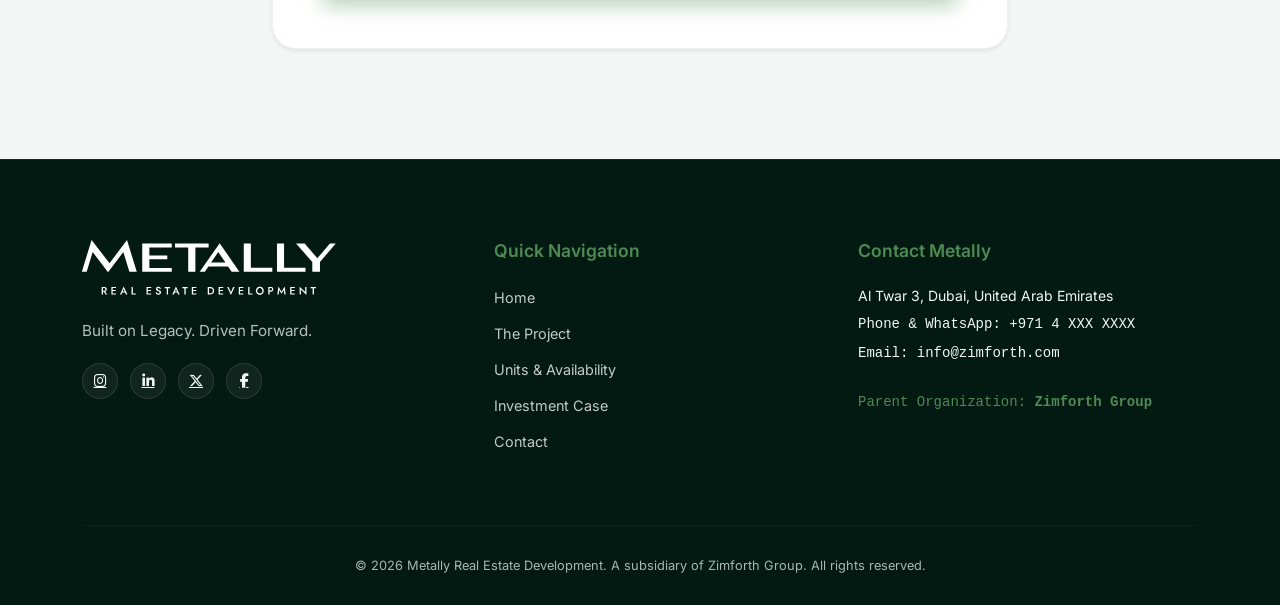
<file: investment.html>
<!DOCTYPE html>
<html lang="en" dir="ltr">
<head>
  <meta charset="UTF-8">
  <meta name="viewport" content="width=device-width, initial-scale=1.0">
  
  <!-- SEO Optimization -->
  <title>Real Estate Investment Case & Yield Calculator | Metally Residence Dubai</title>
  <meta name="description" content="Discover the high-yield Metally Residence investment case in Al Twar 3, Dubai. Compare our hospitality-integrated serviced model against conventional rentals and simulate returns with our interactive yield calculator.">
  <meta name="keywords" content="Real Estate Investment Dubai, Metally Residence Investment, Al Twar 3 Apartments, Rental Yield Dubai, Zimforth Group, Serviced Apartments Investment">
  <meta name="author" content="Zimforth Group">
  
  <!-- Favicon -->
  <link rel="icon" type="image/svg+xml" href="assets/images/fav.svg">

  <!-- Bootstrap 5 CSS (Swapped dynamically for RTL support via main.js) -->
  <link id="bootstrap-link" rel="stylesheet" href="https://cdn.jsdelivr.net/npm/bootstrap@5.3.3/dist/css/bootstrap.min.css">
  
  <!-- FontAwesome Icons -->
  <link rel="stylesheet" href="https://cdnjs.cloudflare.com/ajax/libs/font-awesome/6.5.2/css/all.min.css">
  
  <!-- Swiper CSS -->
  <link rel="stylesheet" href="https://cdn.jsdelivr.net/npm/swiper@11/swiper-bundle.min.css" />
  
  <!-- Core Design System Custom Stylesheet -->
  <link rel="stylesheet" href="assets/css/style.css?v=3.3.0">
</head>

<body class="en-font">

  <!-- Header / Navigation -->
  <header>
    <nav class="navbar navbar-expand-lg fixed-top" id="main-navbar">
      <div class="container">
        <!-- Brand Logo block -->
        <a class="navbar-brand text-decoration-none" href="index.html" id="brand-logo">
          <img src="assets/images/logo-w.svg" alt="Metally Logo" class="brand-logo-img">
        </a>
        
        <!-- Toggle button for mobile -->
        <button class="navbar-toggler border-0 text-white" type="button" data-bs-toggle="collapse" data-bs-target="#navContent" aria-controls="navContent" aria-expanded="false" aria-label="Toggle navigation">
          <i class="fas fa-bars-staggered fs-4"></i>
        </button>
        
        <!-- Nav Links & Controls -->
        <div class="collapse navbar-collapse" id="navContent">
          <!-- Left menu: links next to logo -->
          <ul class="navbar-nav me-auto mb-2 mb-lg-0 align-items-center ps-lg-4">
            <li class="nav-item">
              <a class="nav-link" href="index.html" data-i18n="nav-home">Home</a>
            </li>
            <li class="nav-item">
              <a class="nav-link" href="services.html" data-i18n="nav-services">Services</a>
            </li>
            <li class="nav-item">
              <a class="nav-link active" href="investment.html" data-i18n="nav-investment">Investment Case</a>
            </li>
            <li class="nav-item">
              <a class="nav-link" href="contact.html" data-i18n="nav-contact">Contact</a>
            </li>
          </ul>
          
          <!-- Right menu: Lang & CTA -->
          <ul class="navbar-nav ms-auto align-items-center">
            <!-- Language Selector Trigger -->
            <li class="nav-item mx-2">
              <a class="nav-link lang-btn lang-toggle" href="#" id="lang-toggle-btn" role="button">
                <i class="fas fa-globe me-1"></i> <span data-i18n="nav-lang">العربية</span>
              </a>
            </li>
            
            <!-- Call to Action -->
            <li class="nav-item ms-lg-2 mt-2 mt-lg-0">
              <a class="btn btn-green text-uppercase" href="#contact" id="btn-enquire-now" data-i18n="nav-btn-enquire">Enquire</a>
            </li>
          </ul>
        </div>
      </div>
    </nav>
  </header>

  <!-- Cinematic Full-Screen Hero Section -->
  <section class="position-relative vh-100 d-flex align-items-end" id="investment-hero">
    <!-- Premium Background Image -->
    <div class="position-absolute top-0 start-0 w-100 h-100 bg-image" style="background: url('assets/images/dubai-skyline.png') center/cover no-repeat;"></div>
    <!-- Subtle Dark Gradient Overlay for Typography -->
    <div class="position-absolute top-0 start-0 w-100 h-100" style="background: linear-gradient(to top, rgba(3, 26, 18, 0.95) 0%, rgba(3, 26, 18, 0.4) 50%, rgba(3, 26, 18, 0.1) 100%);"></div>
    
    <div class="container position-relative z-index-2 pb-5 mb-lg-5">
      <div class="row align-items-end">
        <div class="col-lg-8" data-aos="fade-up" data-aos-delay="100">
          <span class="badge bg-transparent border border-light text-light px-3 py-2 rounded-pill mb-4 font-monospace letter-spacing-1" data-i18n="inv-hero-badge">CAPITAL PRESTIGE</span>
          <h1 class="text-white fw-bold display-1 mb-3" style="letter-spacing: -1px;" data-i18n="inv-hero-title">Investment Case</h1>
          <p class="lead text-white-50 mb-0 w-md-75" style="font-weight: 300;" data-i18n="inv-hero-desc">Discover how Metally Residence transforms residential real estate in Dubai's high-demand Al Twar 3 neighborhood into a high-yielding, managed capital asset.</p>
        </div>
        <div class="col-lg-4 text-lg-end mt-4 mt-lg-0" data-aos="fade-up" data-aos-delay="300">
          <a href="#pillars" class="text-white text-decoration-none d-inline-flex align-items-center gap-3">
            <span class="font-monospace small letter-spacing-1 text-uppercase" data-i18n="inv-scroll-down">Explore Financial Model</span>
            <div class="rounded-circle border border-light d-flex align-items-center justify-content-center" style="width: 40px; height: 40px;">
              <i class="fas fa-arrow-down"></i>
            </div>
          </a>
        </div>
      </div>
    </div>
  </section>

  <!-- Key Pillars Section (Redesigned with Premium Deep Contrast & Dark Glassmorphism) -->
  <section class="py-6 bg-deep-green text-light border-bottom border-secondary border-opacity-10" id="pillars">
    <div class="container">
      <div class="row text-center mb-5" data-aos="fade-up">
        <div class="col-lg-8 mx-auto">
          <span class="font-monospace small text-green letter-spacing-1 mb-3 d-block" data-i18n="invest-tag">INVESTMENT PERSPECTIVE</span>
          <h2 class="display-6 fw-bold text-white mb-3" data-i18n="invest-title">Strong Potential, Structured Returns</h2>
          <p class="text-white-50" data-i18n="invest-desc">Metally Residence shifts residential investment from simple real estate into a high-yielding business system.</p>
        </div>
      </div>
      
      <div class="row g-4">
        <!-- Pillar 1 -->
        <div class="col-md-6 col-lg-3" data-aos="fade-up" data-aos-delay="100">
          <div class="glass-panel-dark p-4 rounded-4 h-100 transition-all hover-up" style="box-shadow: 0 10px 30px rgba(0,0,0,0.3); border-color: rgba(78, 138, 83, 0.25);">
            <div class="rounded-circle bg-deep-green d-flex align-items-center justify-content-center mb-4 text-green" style="width: 60px; height: 60px; border: 1px solid rgba(78, 138, 83, 0.3);">
              <i class="fas fa-chart-pie fs-4 text-green-accent" style="color: var(--accent-leaf-bright);"></i>
            </div>
            <h4 class="fw-bold text-white mb-3" data-i18n="invest-card-2-title">Pricing Power</h4>
            <p class="text-white-50 small mb-0 font-sans" style="font-weight: 300; line-height: 1.6;" data-i18n="invest-card-2-desc">The integrated serviced model commands up to 25% higher rental yields compared to standard units.</p>
          </div>
        </div>
        <!-- Pillar 2 -->
        <div class="col-md-6 col-lg-3" data-aos="fade-up" data-aos-delay="200">
          <div class="glass-panel-dark p-4 rounded-4 h-100 transition-all hover-up" style="box-shadow: 0 10px 30px rgba(0,0,0,0.3); border-color: rgba(78, 138, 83, 0.25);">
            <div class="rounded-circle bg-deep-green d-flex align-items-center justify-content-center mb-4 text-green" style="width: 60px; height: 60px; border: 1px solid rgba(78, 138, 83, 0.3);">
              <i class="fas fa-map-location-dot fs-4 text-green-accent" style="color: var(--accent-leaf-bright);"></i>
            </div>
            <h4 class="fw-bold text-white mb-3" data-i18n="invest-card-1-title">Prime Location</h4>
            <p class="text-white-50 small mb-0 font-sans" style="font-weight: 300; line-height: 1.6;" data-i18n="invest-card-1-desc">Located in Al Twar 3, one of Dubai's most stable and premium residential neighborhoods.</p>
          </div>
        </div>
        <!-- Pillar 3 -->
        <div class="col-md-6 col-lg-3" data-aos="fade-up" data-aos-delay="300">
          <div class="glass-panel-dark p-4 rounded-4 h-100 transition-all hover-up" style="box-shadow: 0 10px 30px rgba(0,0,0,0.3); border-color: rgba(78, 138, 83, 0.25);">
            <div class="rounded-circle bg-deep-green d-flex align-items-center justify-content-center mb-4 text-green" style="width: 60px; height: 60px; border: 1px solid rgba(78, 138, 83, 0.3);">
              <i class="fas fa-shield-halved fs-4 text-green-accent" style="color: var(--accent-leaf-bright);"></i>
            </div>
            <h4 class="fw-bold text-white mb-3" data-i18n="invest-card-3-title">Appreciation</h4>
            <p class="text-white-50 small mb-0 font-sans" style="font-weight: 300; line-height: 1.6;" data-i18n="invest-card-3-desc">A high-quality build paired with premium property maintenance ensures slower depreciation.</p>
          </div>
        </div>
        <!-- Pillar 4 -->
        <div class="col-md-6 col-lg-3" data-aos="fade-up" data-aos-delay="400">
          <div class="glass-panel-dark p-4 rounded-4 h-100 transition-all hover-up" style="box-shadow: 0 10px 30px rgba(0,0,0,0.3); border-color: rgba(78, 138, 83, 0.25);">
            <div class="rounded-circle bg-deep-green d-flex align-items-center justify-content-center mb-4 text-green" style="width: 60px; height: 60px; border: 1px solid rgba(78, 138, 83, 0.3);">
              <i class="fas fa-users-viewfinder fs-4 text-green-accent" style="color: var(--accent-leaf-bright);"></i>
            </div>
            <h4 class="fw-bold text-white mb-3" data-i18n="invest-card-4-title">High Occupancy</h4>
            <p class="text-white-50 small mb-0 font-sans" style="font-weight: 300; line-height: 1.6;" data-i18n="invest-card-4-desc">Optimized layouts cater perfectly to the fastest-growing tenant segment in the Dubai premium market.</p>
          </div>
        </div>
      </div>
    </div>
  </section>

  <!-- Model Comparison Section -->
  <section class="py-6 bg-cream border-bottom border-secondary border-opacity-10" id="comparison">
    <div class="container">
      <div class="row text-center mb-5 animate-on-scroll">
        <div class="col-lg-8 mx-auto">
          <span class="font-monospace small text-green letter-spacing-1 mb-3 d-block" data-i18n="comp-tag">MODEL ANALYSIS</span>
          <h2 class="display-6 fw-bold text-dark font-serif" data-i18n="comp-title">Serviced vs Conventional Model</h2>
        </div>
      </div>

      <div class="row">
        <div class="col-lg-10 mx-auto">
          <div class="table-responsive border border-secondary border-opacity-10 rounded-4 bg-white shadow-sm overflow-hidden" data-aos="fade-up">
            <table class="table table-hover align-middle mb-0 text-center font-monospace">
              <thead class="table-dark">
                <tr>
                  <th class="py-4 text-start ps-4" data-i18n="comp-metric">Performance Metric</th>
                  <th class="py-4 text-green text-uppercase" data-i18n="comp-metally">Metally Serviced</th>
                  <th class="py-4 text-muted text-uppercase" data-i18n="comp-conventional">Conventional Model</th>
                </tr>
              </thead>
              <tbody>
                <tr>
                  <td class="py-4 text-start ps-4 fw-bold text-dark font-sans" data-i18n="comp-m1-name">Average Rental Premium</td>
                  <td class="py-4 text-green fw-bold bg-light bg-opacity-50" data-i18n="comp-m1-metally">Up to 25% Premium</td>
                  <td class="py-4 text-muted" data-i18n="comp-m1-conv">Market Standard</td>
                </tr>
                <tr>
                  <td class="py-4 text-start ps-4 fw-bold text-dark font-sans" data-i18n="comp-m2-name">Occupancy Rate Stability</td>
                  <td class="py-4 text-green fw-bold bg-light bg-opacity-50" data-i18n="comp-m2-metally">92%+ Stable (Hospitality Curation)</td>
                  <td class="py-4 text-muted" data-i18n="comp-m2-conv">80-85% Market Average</td>
                </tr>
                <tr>
                  <td class="py-4 text-start ps-4 fw-bold text-dark font-sans" data-i18n="comp-m3-name">Asset Physical Depreciation</td>
                  <td class="py-4 text-green fw-bold bg-light bg-opacity-50" data-i18n="comp-m3-metally">Extremely Low (Constant Care)</td>
                  <td class="py-4 text-muted" data-i18n="comp-m3-conv">High (Standard Tenant Use)</td>
                </tr>
                <tr>
                  <td class="py-4 text-start ps-4 fw-bold text-dark font-sans" data-i18n="comp-m4-name">Tenant Curation & Care</td>
                  <td class="py-4 text-green fw-bold bg-light bg-opacity-50" data-i18n="comp-m4-metally">Fully Managed (Zimforth Curation)</td>
                  <td class="py-4 text-muted" data-i18n="comp-m4-conv">Self-Managed / Agent Standard</td>
                </tr>
                <tr>
                  <td class="py-4 text-start ps-4 fw-bold text-dark font-sans" data-i18n="comp-m5-name">Preventative Maintenance</td>
                  <td class="py-4 text-green fw-bold bg-light bg-opacity-50" data-i18n="comp-m5-metally">Weekly Scheduled Checks</td>
                  <td class="py-4 text-muted" data-i18n="comp-m5-conv">Reactive Only (When broken)</td>
                </tr>
              </tbody>
            </table>
          </div>
        </div>
      </div>
    </div>
  </section>

  <!-- Yield Calculator (Polished and Aligned with index.html Styling) -->
  <section class="py-6 bg-white border-bottom border-secondary border-opacity-10" id="yield-simulator">
    <div class="container">
      <div class="row justify-content-center reveal-zoom">
        <div class="col-lg-11">
          <div class="calc-card-wrapper border-secondary border-opacity-10 shadow-sm bg-white p-4 p-md-5 rounded-4">
            <div class="text-center mb-5">
              <span class="font-monospace small text-green letter-spacing-1 mb-2 d-block text-uppercase" data-i18n="nav-roi">ROI Calculator</span>
              <h3 class="fw-bold h2 text-dark font-serif" data-i18n="calc-title">Interactive Yield Calculator</h3>
              <p class="text-muted" data-i18n="calc-subtitle">Compare Metally Serviced Model vs. Conventional Model</p>
            </div>
            
            <div class="row g-5 text-dark">
              <!-- Sliders Controls Column -->
              <div class="col-md-6">
                <!-- Control 1 -->
                <div class="calc-input-group">
                  <div class="calc-label-header text-dark font-sans">
                    <span data-i18n="calc-label-units">Number of active units</span>
                    <span class="calc-val-readout text-green font-monospace" id="val-units">12</span>
                  </div>
                  <input type="range" class="calc-range w-100" id="calc-units" min="1" max="12" value="12">
                </div>
                
                <!-- Control 2 -->
                <div class="calc-input-group">
                  <div class="calc-label-header text-dark font-sans">
                    <span data-i18n="calc-label-rent">Base Annual Rent per Unit (AED)</span>
                    <span class="calc-val-readout text-green font-monospace"><span id="val-rent">80,000</span></span>
                  </div>
                  <input type="range" class="calc-range w-100" id="calc-rent" min="50000" max="150000" step="5000" value="80000">
                </div>
                
                <!-- Control 3 -->
                <div class="calc-input-group">
                  <div class="calc-label-header text-dark font-sans">
                    <span data-i18n="calc-label-occupancy">Expected Occupancy Rate (%)</span>
                    <span class="calc-val-readout text-green font-monospace"><span id="val-occupancy">90</span>%</span>
                  </div>
                  <input type="range" class="calc-range w-100" id="calc-occupancy" min="50" max="100" step="5" value="90">
                </div>
                
                <!-- Visual Comparison Chart Bars -->
                <div class="mt-4 pt-2">
                  <div class="yield-graph-container border border-secondary border-opacity-10 rounded-3 p-4 bg-light d-flex justify-content-around align-items-end" style="height: 200px;">
                    <!-- Conventional Yield Bar -->
                    <div class="d-flex flex-column align-items-center w-40 h-100 justify-content-end">
                      <div class="yield-bar yield-bar-conv bg-secondary rounded-top w-100 text-center font-monospace small text-white py-1" style="height: 68.21%; min-height: 20%; transition: height 0.4s ease-out;">
                        <span>7.34%</span>
                      </div>
                      <span class="small font-monospace text-muted mt-2 text-uppercase text-center" style="font-size: 0.65rem;" data-i18n="comp-conventional">Conventional</span>
                    </div>

                    <!-- Metally Yield Bar -->
                    <div class="d-flex flex-column align-items-center w-40 h-100 justify-content-end">
                      <div class="yield-bar yield-bar-metally bg-green rounded-top w-100 text-center font-monospace small text-white py-1" style="height: 90%; min-height: 20%; transition: height 0.4s ease-out; box-shadow: var(--shadow-leaf);">
                        <span>8.89%</span>
                      </div>
                      <span class="small font-monospace text-green mt-2 text-uppercase text-center" style="font-size: 0.65rem;" data-i18n="comp-metally">Metally</span>
                    </div>
                  </div>
                </div>
              </div>
              
              <!-- Financial Outputs Column -->
              <div class="col-md-6">
                <div class="row g-4 h-100">
                  <!-- Conventional Outputs card -->
                  <div class="col-12">
                    <div class="calc-output-card calc-output-card-conv border border-secondary border-opacity-10 rounded-4 p-4 bg-light h-100 d-flex flex-column justify-content-between shadow-sm">
                      <div>
                        <div class="calc-output-label text-muted font-monospace small text-uppercase mb-2" data-i18n="calc-model-conventional">Conventional Rental Model</div>
                        <div class="calc-output-value text-dark fw-bold fs-3 mb-3" id="conv-gross-revenue">AED 864,000</div>
                      </div>
                      <div class="d-flex justify-content-between align-items-center border-top border-secondary border-opacity-10 pt-3">
                        <span class="small text-muted" data-i18n="calc-net-yield">Est. Net Yield Rate</span>
                        <span class="calc-output-subvalue text-dark font-monospace fw-bold" id="conv-net-yield">7.34%</span>
                      </div>
                    </div>
                  </div>
                  
                  <!-- Metally Serviced Outputs card -->
                  <div class="col-12">
                    <div class="calc-output-card calc-output-card-metally border border-green border-opacity-20 rounded-4 p-4 bg-light h-100 d-flex flex-column justify-content-between shadow-sm">
                      <div>
                        <div class="d-flex justify-content-between align-items-center mb-2">
                          <div class="calc-output-label text-green font-monospace small text-uppercase" data-i18n="calc-model-metally">Metally Serviced Model</div>
                          <span class="badge bg-green text-white rounded-pill px-2 py-1 font-monospace" style="font-size: 0.6rem;" data-i18n="calc-badge-premium">Serviced Model Premium</span>
                        </div>
                        <div class="calc-output-value text-green fw-bold fs-3 mb-3" id="met-gross-revenue">AED 1,140,000</div>
                      </div>
                      <div class="d-flex justify-content-between align-items-center border-top border-green border-opacity-25 pt-3">
                        <span class="small text-muted" data-i18n="calc-net-yield">Est. Net Yield Rate</span>
                        <span class="calc-output-subvalue text-green font-monospace fw-bold" id="met-net-yield">8.89%</span>
                      </div>
                    </div>
                  </div>
                  
                  <!-- Total Advantage Display -->
                  <div class="col-12">
                    <div class="p-4 rounded-4 bg-light border border-green border-opacity-20 text-center h-100 d-flex flex-column justify-content-center" style="box-shadow: inset 0 2px 10px rgba(78, 138, 83, 0.05);">
                      <span class="text-muted small d-block mb-1 font-monospace text-uppercase" data-i18n="calc-yield-premium">Metally Premium Yield Advantage</span>
                      <h2 class="text-green fw-bold font-serif mb-0 fs-2" id="advantage-amount">AED 276,000</h2>
                    </div>
                  </div>
                </div>
              </div>
            </div>
            
            <div class="text-center mt-5">
              <p class="text-muted small fst-italic mb-0 font-monospace" data-i18n="calc-disclaimer">*Calculations are estimates based on Al Twar 3 market indices. Net yields assume standard operational overheads.</p>
            </div>
          </div>
        </div>
      </div>
    </div>
  </section>

  <!-- Detailed Timeline Section (Redesigned into an Ultra-Premium Connected Digital Pipeline) -->
  <section class="py-6 bg-cream border-bottom border-secondary border-opacity-10" id="roadmap">
    <div class="container">
      <div class="row text-center mb-5 animate-on-scroll">
        <div class="col-lg-8 mx-auto">
          <span class="font-monospace small text-green letter-spacing-1 mb-3 d-block text-uppercase" data-i18n="timeline-tag">ACQUISITION ROADMAP</span>
          <h2 class="display-5 fw-bold text-dark font-serif" data-i18n="timeline-title">The Structured Investment Pipeline</h2>
        </div>
      </div>
      
      <!-- Premium Grid-Style Stepper Cards -->
      <div class="row g-4 mt-2 justify-content-center">
        <!-- Step 1 -->
        <div class="col-md-6 col-lg-3" data-aos="fade-up" data-aos-delay="100">
          <div class="glass-panel p-4 p-lg-5 rounded-4 h-100 position-relative hover-up shadow-sm d-flex flex-column justify-content-between" style="min-height: 280px;">
            <div class="timeline-card-number">01</div>
            <div>
              <div class="d-flex align-items-center justify-content-between mb-4">
                <div class="rounded-circle bg-light d-flex align-items-center justify-content-center text-green" style="width: 54px; height: 54px; border: 1px solid rgba(78, 138, 83, 0.15); box-shadow: var(--shadow-soft);">
                  <i class="fas fa-hand-holding-dollar fs-4"></i>
                </div>
                <span class="badge bg-green bg-opacity-10 text-green rounded-pill px-3 py-1 font-monospace" style="font-size: 0.7rem; letter-spacing: 1px;" data-i18n="timeline-step-1-phase">PHASE 01</span>
              </div>
              <h4 class="fw-bold text-dark mb-3 font-serif fs-5" data-i18n="timeline-step-1-title">1. Allocation & Reserve</h4>
              <p class="text-muted small mb-0 font-sans" style="font-weight: 300; line-height: 1.6; font-size: 0.85rem;" data-i18n="timeline-step-1-desc">Select your preferred master suite(s) from the live availability grid and secure it with a soft reservation deposit.</p>
            </div>
          </div>
        </div>

        <!-- Step 2 -->
        <div class="col-md-6 col-lg-3" data-aos="fade-up" data-aos-delay="200">
          <div class="glass-panel p-4 p-lg-5 rounded-4 h-100 position-relative hover-up shadow-sm d-flex flex-column justify-content-between" style="min-height: 280px;">
            <div class="timeline-card-number">02</div>
            <div>
              <div class="d-flex align-items-center justify-content-between mb-4">
                <div class="rounded-circle bg-light d-flex align-items-center justify-content-center text-green" style="width: 54px; height: 54px; border: 1px solid rgba(78, 138, 83, 0.15); box-shadow: var(--shadow-soft);">
                  <i class="fas fa-file-signature fs-4"></i>
                </div>
                <span class="badge bg-green bg-opacity-10 text-green rounded-pill px-3 py-1 font-monospace" style="font-size: 0.7rem; letter-spacing: 1px;" data-i18n="timeline-step-2-phase">PHASE 02</span>
              </div>
              <h4 class="fw-bold text-dark mb-3 font-serif fs-5" data-i18n="timeline-step-2-title">2. SPA Execution</h4>
              <p class="text-muted small mb-0 font-sans" style="font-weight: 300; line-height: 1.6; font-size: 0.85rem;" data-i18n="timeline-step-2-desc">Execute the standard Sales & Purchase Agreement (SPA) under standard Dubai Land Department (DLD) regulations with complete legal clarity.</p>
            </div>
          </div>
        </div>

        <!-- Step 3 -->
        <div class="col-md-6 col-lg-3" data-aos="fade-up" data-aos-delay="300">
          <div class="glass-panel p-4 p-lg-5 rounded-4 h-100 position-relative hover-up shadow-sm d-flex flex-column justify-content-between" style="min-height: 280px;">
            <div class="timeline-card-number">03</div>
            <div>
              <div class="d-flex align-items-center justify-content-between mb-4">
                <div class="rounded-circle bg-light d-flex align-items-center justify-content-center text-green" style="width: 54px; height: 54px; border: 1px solid rgba(78, 138, 83, 0.15); box-shadow: var(--shadow-soft);">
                  <i class="fas fa-hotel fs-4"></i>
                </div>
                <span class="badge bg-green bg-opacity-10 text-green rounded-pill px-3 py-1 font-monospace" style="font-size: 0.7rem; letter-spacing: 1px;" data-i18n="timeline-step-3-phase">PHASE 03</span>
              </div>
              <h4 class="fw-bold text-dark mb-3 font-serif fs-5" data-i18n="timeline-step-3-title">3. Hospitality Integration</h4>
              <p class="text-muted small mb-0 font-sans" style="font-weight: 300; line-height: 1.6; font-size: 0.85rem;" data-i18n="timeline-step-3-desc">Onboard your asset into the Zimforth Services ecosystem. All marketing, tenant management, and housekeeping are fully delegated.</p>
            </div>
          </div>
        </div>

        <!-- Step 4 -->
        <div class="col-md-6 col-lg-3" data-aos="fade-up" data-aos-delay="400">
          <div class="glass-panel p-4 p-lg-5 rounded-4 h-100 position-relative hover-up shadow-sm d-flex flex-column justify-content-between" style="min-height: 280px;">
            <div class="timeline-card-number">04</div>
            <div>
              <div class="d-flex align-items-center justify-content-between mb-4">
                <div class="rounded-circle bg-light d-flex align-items-center justify-content-center text-green" style="width: 54px; height: 54px; border: 1px solid rgba(78, 138, 83, 0.15); box-shadow: var(--shadow-soft);">
                  <i class="fas fa-coins fs-4"></i>
                </div>
                <span class="badge bg-green bg-opacity-10 text-green rounded-pill px-3 py-1 font-monospace" style="font-size: 0.7rem; letter-spacing: 1px;" data-i18n="timeline-step-4-phase">PHASE 04</span>
              </div>
              <h4 class="fw-bold text-dark mb-3 font-serif fs-5" data-i18n="timeline-step-4-title">4. Yield Distribution</h4>
              <p class="text-muted small mb-0 font-sans" style="font-weight: 300; line-height: 1.6; font-size: 0.85rem;" data-i18n="timeline-step-4-desc">Begin receiving automated quarterly rental yield payouts directly into your nominated bank account, backed by institutional audits.</p>
            </div>
          </div>
        </div>
      </div>
    </div>
  </section>

  <!-- Appreciation Bento grid (Appreciation & Exclusivity) -->
  <section class="py-6 bg-white border-bottom border-secondary border-opacity-10" id="appreciation">
    <div class="container">
      <div class="row text-center mb-5 animate-on-scroll">
        <div class="col-lg-8 mx-auto">
          <span class="font-monospace small text-green letter-spacing-1 mb-3 d-block" data-i18n="app-tag">CAPITAL GROWTH</span>
          <h2 class="display-5 fw-bold text-dark font-serif" data-i18n="app-title">Long-Term Appreciation Drivers</h2>
        </div>
      </div>

      <!-- Bento Layout -->
      <div class="row g-4 align-items-stretch text-dark">
        <!-- Left Side: Protection Zoning Card -->
        <div class="col-lg-7" data-aos="fade-right">
          <div class="soft-card shadow-sm border border-secondary border-opacity-10">
            <div>
              <div class="rounded-4 bg-light d-inline-flex align-items-center justify-content-center p-3 mb-4 text-green" style="width: 60px; height: 60px;">
                <i class="fas fa-building-circle-check fs-3"></i>
              </div>
              <h3 class="fw-bold text-dark mb-3 font-serif" data-i18n="app-p1-title">Zoning Protection (G+2 Limit)</h3>
              <p class="text-muted leading-relaxed mb-0 font-sans" style="font-weight: 300;" data-i18n="app-p1-desc">Al Twar 3 residential zoning is strictly capped for low-rise, low-density housing. This supply constraint creates a natural barrier, protecting premium rental rates and boosting asset appreciation.</p>
            </div>
            <div class="mt-5 border-top border-light pt-4 font-monospace text-green small">
              <i class="fas fa-lock me-2"></i> strictly residential low density zoning guaranteed
            </div>
          </div>
        </div>

        <!-- Right Side: Stability Card -->
        <div class="col-lg-5" data-aos="fade-left">
          <div class="soft-card shadow-sm border border-secondary border-opacity-10">
            <div>
              <div class="rounded-4 bg-light d-inline-flex align-items-center justify-content-center p-3 mb-4 text-green" style="width: 60px; height: 60px;">
                <i class="fas fa-map-location fs-3"></i>
              </div>
              <h3 class="fw-bold text-dark mb-3 font-serif" data-i18n="app-p2-title">Established Neighborhood Stability</h3>
              <p class="text-muted leading-relaxed mb-0 font-sans" style="font-weight: 300;" data-i18n="app-p2-desc">Unlike newer freehold areas in Dubai subject to massive supply gluts, Al Twar 3 is an established, highly desirable residential zone with stable land values and deep local demand.</p>
            </div>
            <div class="mt-5 border-top border-light pt-4 font-monospace text-green small">
              <i class="fas fa-arrow-trend-up me-2"></i> high local demand & stable land values
            </div>
          </div>
        </div>

        <!-- Bottom: Operations Protection Card -->
        <div class="col-12" data-aos="fade-up">
          <div class="soft-card shadow-sm border border-secondary border-opacity-10">
            <div class="row g-4 align-items-center">
              <div class="col-md-3 col-lg-2 text-center text-md-start">
                <div class="rounded-4 bg-light d-inline-flex align-items-center justify-content-center p-3 text-green" style="width: 80px; height: 80px;">
                  <i class="fas fa-shield-heart fs-1"></i>
                </div>
              </div>
              <div class="col-md-9 col-lg-10 text-center text-md-start mt-3 mt-md-0">
                <h3 class="fw-bold text-dark mb-3 font-serif" data-i18n="app-p3-title">Zimforth Operations Shield</h3>
                <p class="text-muted leading-relaxed mb-0 font-sans" style="font-weight: 300;" data-i18n="app-p3-desc">By maintaining the building strictly under hotel-grade guidelines, Zimforth Services prevents the general deterioration that plagues typical investment properties, ensuring high capital returns.</p>
              </div>
            </div>
          </div>
        </div>
      </div>
    </div>
  </section>

  <!-- Investor Inquiry Form Section -->
  <section class="py-6 bg-cream text-dark" id="contact">
    <div class="container">
      <div class="row justify-content-center text-center mb-5 reveal-on-scroll">
        <div class="col-lg-8">
          <span class="font-monospace small text-green letter-spacing-1 mb-3 d-block text-uppercase" data-i18n="inv-form-tag">PARTNER PORTAL</span>
          <h2 class="h1 fw-bold text-dark mb-3 font-serif" data-i18n="inv-form-title">Premium Investor Inquiry Hub</h2>
          <p class="lead text-muted font-sans" style="font-weight: 300;" data-i18n="inv-form-desc">Register your interest to receive our detailed financial model prospectus, floor plans, and secure a private viewing.</p>
        </div>
      </div>

      <div class="row justify-content-center">
        <div class="col-lg-8 reveal-zoom">
          <div class="soft-card bg-white p-4 p-md-5 border border-secondary border-opacity-10 shadow-sm">
            <!-- success alert message -->
            <div class="alert alert-success border-0 rounded-3 p-3 mb-4 shadow-sm" id="form-feedback" style="display: none;">
              <div class="d-flex align-items-center gap-2">
                <i class="fas fa-circle-check fs-4"></i>
                <span class="small fw-semibold" data-i18n="contact-success">Thank you! Your enquiry has been received successfully. Our investment team will connect with you shortly.</span>
              </div>
            </div>

            <!-- Form markup styled exactly like units.html form -->
            <form id="enquiry-form" novalidate>
              <div class="row">
                <!-- Field 1: Name -->
                <div class="col-md-6 form-group">
                  <label class="form-label" for="contact-name" data-i18n="contact-lbl-name">Full Name</label>
                  <input type="text" class="form-control" id="contact-name" required data-i18n-placeholder="contact-lbl-name" placeholder="Full Name">
                </div>

                <!-- Field 2: Email -->
                <div class="col-md-6 form-group">
                  <label class="form-label" for="contact-email" data-i18n="contact-lbl-email">Email Address</label>
                  <input type="email" class="form-control" id="contact-email" required data-i18n-placeholder="contact-lbl-email" placeholder="Email Address">
                </div>
              </div>

              <div class="row">
                <!-- Field 3: Phone -->
                <div class="col-md-6 form-group">
                  <label class="form-label" for="contact-phone" data-i18n="contact-lbl-phone">Phone Number</label>
                  <input type="tel" class="form-control" id="contact-phone" required data-i18n-placeholder="contact-lbl-phone" placeholder="Phone Number">
                </div>

                <!-- Field 4: Investment Tier -->
                <div class="col-md-6 form-group">
                  <label class="form-label" for="investor-tier" data-i18n="inv-lbl-tier">Preferred Investment Tier</label>
                  <select class="form-select" id="investor-tier">
                    <option value="single" data-i18n="inv-opt-single" selected>Single Suite (1 Unit)</option>
                    <option value="multi" data-i18n="inv-opt-multi">Multiple Suites (2-4 Units)</option>
                    <option value="floor" data-i18n="inv-opt-floor">Full Floor / Private Wing</option>
                  </select>
                </div>
              </div>

              <div class="row">
                <!-- Field 5: Timeframe -->
                <div class="col-md-6 form-group">
                  <label class="form-label" for="investor-timeframe" data-i18n="inv-lbl-time">Acquisition Timeframe</label>
                  <select class="form-select" id="investor-timeframe">
                    <option value="immediate" data-i18n="inv-opt-immediate" selected>Immediate (Within 30 Days)</option>
                    <option value="medium" data-i18n="inv-opt-medium">Medium-Term (3-6 Months)</option>
                    <option value="planning" data-i18n="inv-opt-planning">Planning Phase (6-12 Months)</option>
                  </select>
                </div>

                <!-- Field 6: Target profile objective -->
                <div class="col-md-6 form-group">
                  <label class="form-label" for="investor-objective" data-i18n="inv-lbl-profile">Investment Objective</label>
                  <select class="form-select" id="investor-objective">
                    <option value="yield" data-i18n="inv-opt-yield" selected>High-Yield Cash Flow</option>
                    <option value="growth" data-i18n="inv-opt-growth">Capital Preservation & Growth</option>
                    <option value="portfolio" data-i18n="inv-opt-portfolio">Portfolio Diversification</option>
                  </select>
                </div>
              </div>

              <!-- Field 7: Message -->
              <div class="form-group mb-4">
                <label class="form-label" for="contact-message" data-i18n="contact-lbl-msg">Your Message</label>
                <textarea class="form-control" id="contact-message" rows="4" required data-i18n-placeholder="contact-lbl-msg" placeholder="Your Message"></textarea>
              </div>

              <!-- Submit button matching units.html style -->
              <button type="submit" class="btn btn-green w-100 py-3 justify-content-center border-0 text-uppercase" id="form-submit-btn">
                <span data-i18n="contact-btn-submit">Send Secure Enquiry</span> <i class="fas fa-paper-plane ms-2"></i>
              </button>
            </form>
          </div>
        </div>
      </div>
    </div>
  </section>

  <!-- Footer (Matches units.html footer structure exactly) -->
  <footer>
    <div class="container">
      <div class="row g-5">
        <!-- Branding column -->
        <div class="col-md-6 col-lg-4">
          <div class="footer-logo mb-4">
            <img src="assets/images/logo-w.svg" alt="Metally Logo" class="footer-logo-img">
          </div>
          <p class="footer-tagline" data-i18n="footer-tagline">Built on Legacy. Driven Forward.</p>
          
          <div class="footer-social-icons">
            <a href="index.html" class="social-icon-btn"><i class="fab fa-instagram"></i></a>
            <a href="index.html" class="social-icon-btn"><i class="fab fa-linkedin-in"></i></a>
            <a href="index.html" class="social-icon-btn"><i class="fab fa-x-twitter"></i></a>
            <a href="index.html" class="social-icon-btn"><i class="fab fa-facebook-f"></i></a>
          </div>
        </div>
        
        <!-- Navigation column -->
        <div class="col-md-6 col-lg-4 px-lg-5">
          <h5 class="footer-heading" data-i18n="footer-links-title">Quick Navigation</h5>
          <ul class="footer-links-list">
            <li><a href="index.html" data-i18n="nav-home">Home</a></li>
            <li><a href="project.html" data-i18n="nav-project">The Project</a></li>
            <li><a href="units.html" data-i18n="nav-units">Units & Availability</a></li>
            <li><a href="investment.html" data-i18n="nav-investment">Investment Case</a></li>
            <li><a href="contact.html" data-i18n="nav-contact">Contact</a></li>
          </ul>
        </div>
        
        <!-- Contact column -->
        <div class="col-md-12 col-lg-4">
          <h5 class="footer-heading" data-i18n="footer-contact-title">Contact Metally</h5>
          <p class="opacity-80 mb-2 small" data-i18n="info-addr-val">Al Twar 3, Dubai, United Arab Emirates</p>
          <p class="opacity-80 mb-2 small font-monospace"><span data-i18n="info-phone-lbl">Phone</span>: +971 4 XXX XXXX</p>
          <p class="opacity-80 mb-4 small font-monospace">Email: info@zimforth.com</p>
          
          <span class="text-green font-monospace small"><span data-i18n="info-group-lbl">Parent Organization</span>: <strong data-i18n="info-group-val">Zimforth Group</strong></span>
        </div>
      </div>
      
      <!-- Copyright bottom -->
      <div class="row">
        <div class="col-12 text-center">
          <div class="footer-bottom">
            <p class="mb-0" data-i18n="footer-copy">&copy; 2026 Metally Real Estate Development. A subsidiary of Zimforth Group. All rights reserved.</p>
          </div>
        </div>
      </div>
    </div>
  </footer>

  <!-- WhatsApp Floating Widget -->
  <a href="https://wa.me/1234567890" target="_blank" class="whatsapp-float" aria-label="Chat on WhatsApp">
    <i class="fab fa-whatsapp"></i>
  </a>

  <!-- Core Scripts -->
  <!-- Swiper JS -->
  <script src="https://cdn.jsdelivr.net/npm/swiper@11/swiper-bundle.min.js"></script>
  
  <!-- jQuery library -->
  <script src="https://code.jquery.com/jquery-3.7.1.min.js" integrity="sha256-/JqT3SQfawRcv/BIHPThkBvs0OEvtFFmqPF/lYI/Cxo=" crossorigin="anonymous"></script>
  
  <!-- Bootstrap 5 JS Bundle -->
  <script src="https://cdn.jsdelivr.net/npm/bootstrap@5.3.3/dist/js/bootstrap.bundle.min.js"></script>
  
  <!-- i18n Translation Dictionary -->
  <script src="assets/js/i18n.js?v=3.0.0"></script>
  
  <!-- Core Custom Controller -->
  <script src="assets/js/main.js?v=3.0.3"></script>

</body>
</html>
</file>
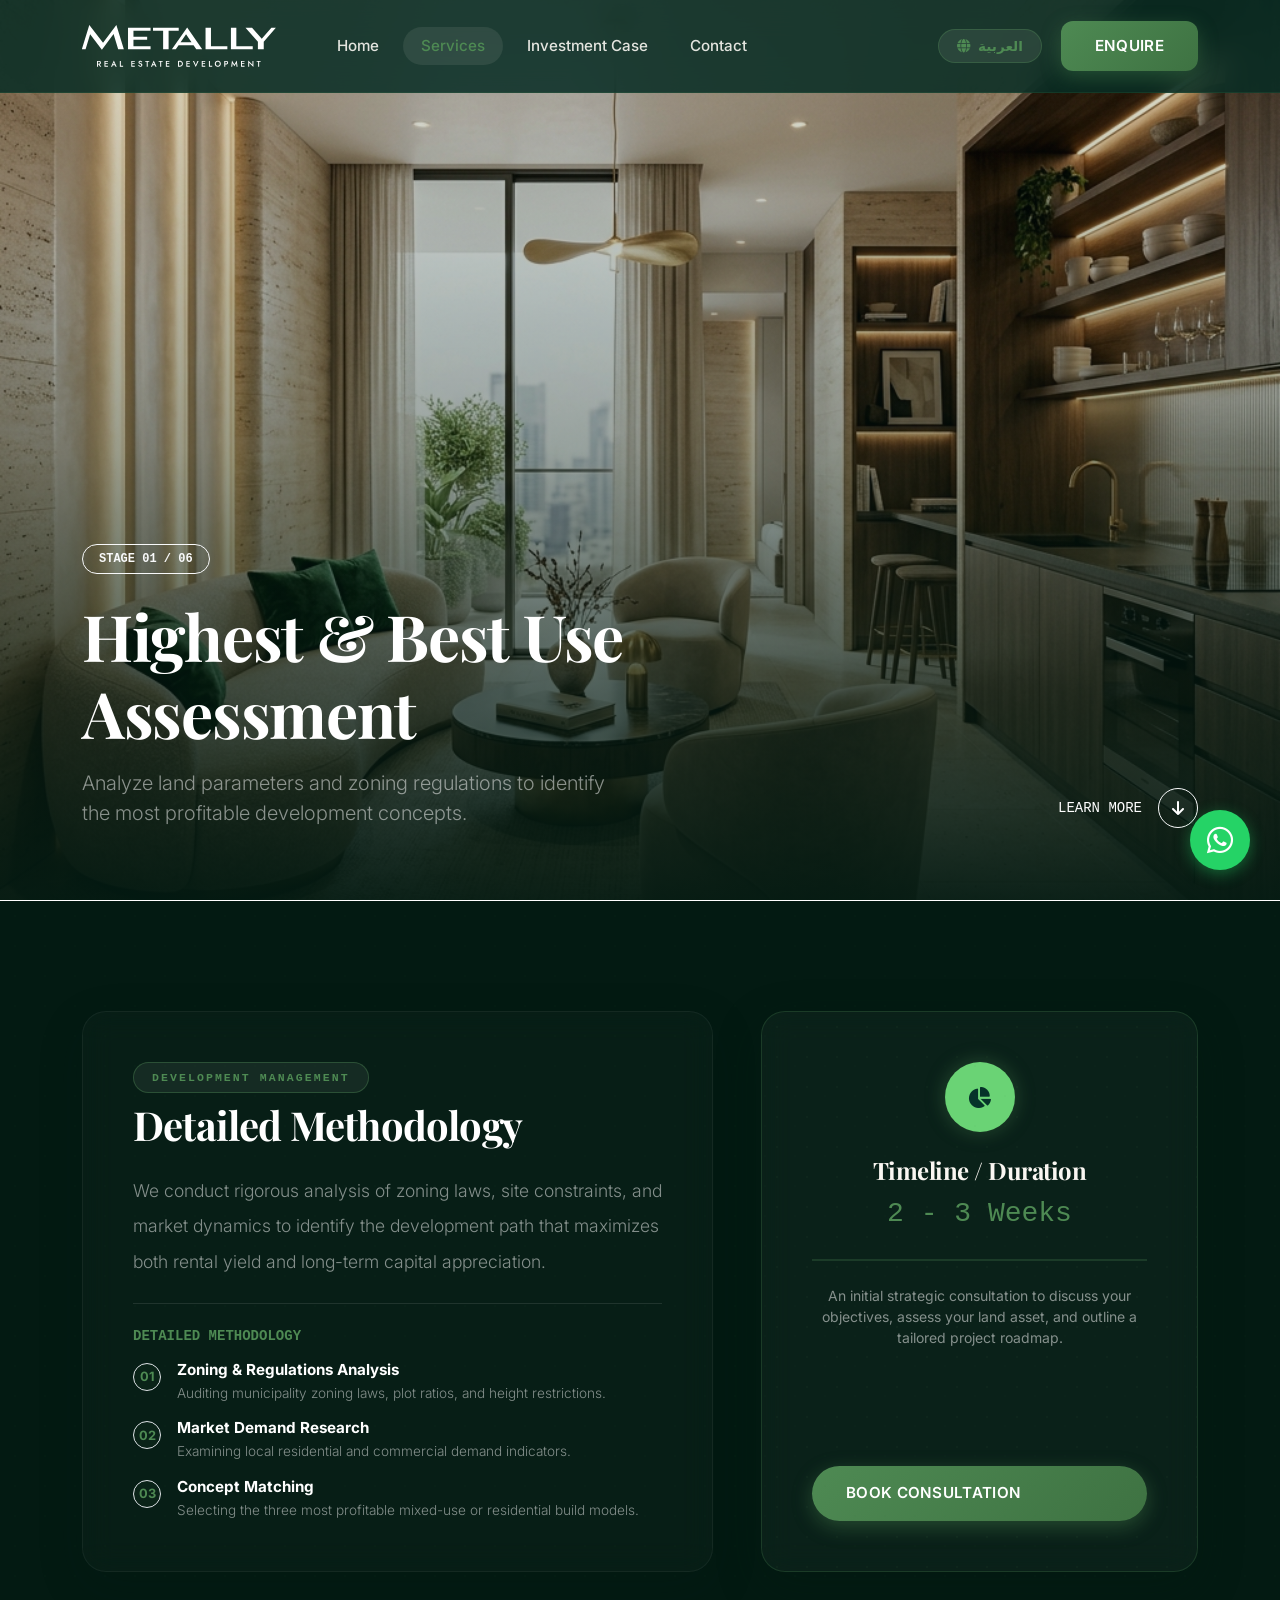
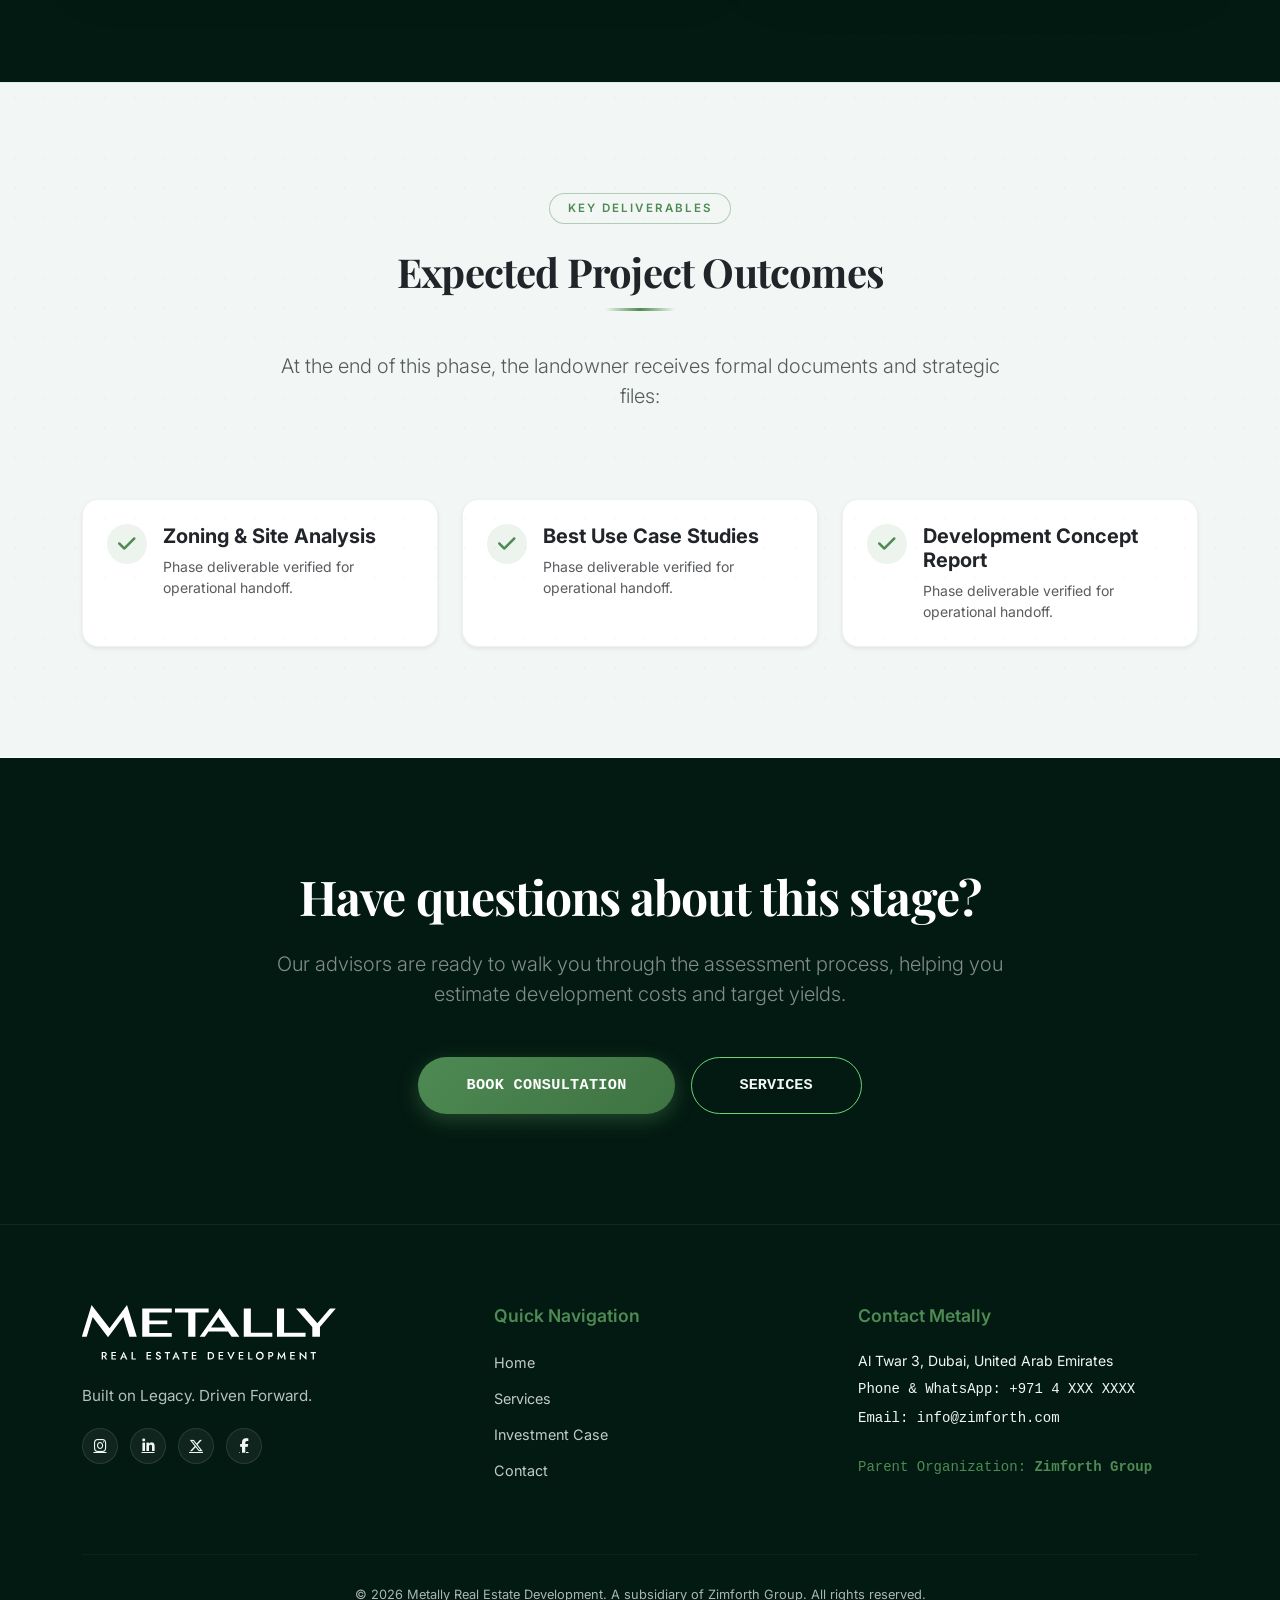
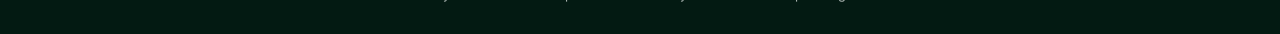
<file: service-detail.html>
<!DOCTYPE html>
<html lang="en" dir="ltr">
<head>
  <meta charset="UTF-8">
  <meta name="viewport" content="width=device-width, initial-scale=1.0">
  
  <!-- SEO Optimization -->
  <title>Service Details | Metally Real Estate Dubai</title>
  <meta name="description" content="Detailed overview of Metally's Development Management services, key deliverables, and project timelines.">
  <meta name="keywords" content="Real Estate Development Services, Dubai, Landowner Representative, Metally">
  <meta name="author" content="Zimforth Group">
  
  <!-- Favicon -->
  <link rel="icon" type="image/svg+xml" href="assets/images/fav.svg">

  <!-- Bootstrap 5 CSS -->
  <link id="bootstrap-link" rel="stylesheet" href="https://cdn.jsdelivr.net/npm/bootstrap@5.3.3/dist/css/bootstrap.min.css">
  
  <!-- FontAwesome Icons -->
  <link rel="stylesheet" href="https://cdnjs.cloudflare.com/ajax/libs/font-awesome/6.5.2/css/all.min.css">
  
  <!-- Core Design System Custom Stylesheet -->
  <link rel="stylesheet" href="assets/css/style.css?v=3.3.0">
</head>

<body class="en-font bg-deep-green text-light">

  <!-- Header / Navigation -->
  <header>
    <nav class="navbar navbar-expand-lg fixed-top" id="main-navbar">
      <div class="container">
        <!-- Brand Logo block -->
        <a class="navbar-brand text-decoration-none" href="index.html" id="brand-logo">
          <img src="assets/images/logo-w.svg" alt="Metally Logo" class="brand-logo-img">
        </a>
        
        <!-- Toggle button for mobile -->
        <button class="navbar-toggler border-0 text-white" type="button" data-bs-toggle="collapse" data-bs-target="#navContent" aria-controls="navContent" aria-expanded="false" aria-label="Toggle navigation">
          <i class="fas fa-bars-staggered fs-4"></i>
        </button>
        
        <!-- Nav Links & Controls -->
        <div class="collapse navbar-collapse" id="navContent">
          <!-- Left menu: links next to logo -->
          <ul class="navbar-nav me-auto mb-2 mb-lg-0 align-items-center ps-lg-4">
            <li class="nav-item">
              <a class="nav-link" href="index.html" data-i18n="nav-home">Home</a>
            </li>
            <li class="nav-item">
              <a class="nav-link active" href="services.html" data-i18n="nav-services">Services</a>
            </li>
            <li class="nav-item">
              <a class="nav-link" href="investment.html" data-i18n="nav-investment">Investment Case</a>
            </li>
            <li class="nav-item">
              <a class="nav-link" href="contact.html" data-i18n="nav-contact">Contact</a>
            </li>
          </ul>
          
          <!-- Right menu: Lang & CTA -->
          <ul class="navbar-nav ms-auto align-items-center">
            <!-- Language Selector Trigger -->
            <li class="nav-item mx-2">
              <a class="nav-link lang-btn lang-toggle" href="#" id="lang-toggle-btn" role="button">
                <i class="fas fa-globe me-1"></i> <span data-i18n="nav-lang">العربية</span>
              </a>
            </li>
            
            <!-- Call to Action -->
            <li class="nav-item ms-lg-2 mt-2 mt-lg-0">
              <a class="btn btn-green text-uppercase" href="contact.html" id="btn-enquire-now" data-i18n="nav-btn-enquire">Enquire</a>
            </li>
          </ul>
        </div>
      </div>
    </nav>
  </header>

  <main>
    <!-- 1. Cinematic Hero Section -->
    <section class="position-relative vh-100 d-flex align-items-end pb-5" id="service-detail-hero">
      <!-- Premium Background Image (Lobby matches real estate management) -->
      <div class="position-absolute top-0 start-0 w-100 h-100 bg-image" style="background: url('assets/images/lobby.png') center/cover no-repeat;"></div>
      <!-- Subtle Dark Gradient Overlay for Typography -->
      <div class="position-absolute top-0 start-0 w-100 h-100" style="background: linear-gradient(to top, rgba(3, 26, 18, 0.95) 0%, rgba(3, 26, 18, 0.4) 50%, rgba(3, 26, 18, 0.1) 100%);"></div>
      
      <div class="container position-relative z-index-2 pb-lg-4">
        <div class="row align-items-end">
          <div class="col-lg-8 text-start" data-aos="fade-up">
            <span class="badge bg-transparent border border-light text-light px-3 py-2 rounded-pill mb-4 font-monospace letter-spacing-1 text-uppercase" id="detail-stage-badge" data-i18n="detail-stage-badge">STAGE 01 / 06</span>
            <h1 class="text-white fw-bold display-3 mb-3 font-serif" id="detail-hero-title" data-i18n="service-1-title">Highest & Best Use Assessment</h1>
            <p class="lead text-white-50 mb-0 w-md-75" style="font-weight: 300;" id="detail-hero-desc" data-i18n="service-1-short">
              Analyze land parameters and zoning regulations to identify the most profitable development concepts.
            </p>
          </div>
          <div class="col-lg-4 text-lg-end mt-4 mt-lg-0" data-aos="fade-up" data-aos-delay="200">
            <a href="#methodology-section" class="text-white text-decoration-none d-inline-flex align-items-center gap-3">
              <span class="font-monospace small letter-spacing-1 text-uppercase" data-i18n="btn-learn-more">Explore Methodology</span>
              <div class="rounded-circle border border-light d-flex align-items-center justify-content-center" style="width: 40px; height: 40px;">
                <i class="fas fa-arrow-down"></i>
              </div>
            </a>
          </div>
        </div>
      </div>
    </section>

    <!-- 2. Methodology & Timeline Overview Section -->
    <section class="py-6 bg-deep-green border-top border-white border-opacity-5 position-relative" id="methodology-section">
      <div class="dotted-canvas" style="opacity: 0.03;"></div>
      <div class="container">
        <div class="row g-5 align-items-stretch">
          
          <!-- Detailed Methodology Column -->
          <div class="col-lg-7" data-aos="fade-right">
            <div class="service-detail-card h-100">
              <span class="section-tag text-green font-monospace mb-2 d-inline-block" data-i18n="services-tag">DEVELOPMENT MANAGEMENT</span>
              <h2 class="h1 text-white fw-bold font-serif mb-4" data-i18n="detail-methodology-title">Detailed Methodology</h2>
              <p class="text-white-50 lh-lg" style="font-weight: 300; font-size: 1.1rem;" id="detail-narrative" data-i18n="service-1-long">
                We conduct rigorous analysis of zoning laws, site constraints, and market dynamics to identify the development path that maximizes both rental yield and long-term capital appreciation.
              </p>
              
              <!-- Methodology Steps -->
              <div id="methodology-steps-container">
                <div class="mt-4 pt-4 border-top border-white border-opacity-10">
                  <h5 class="text-green fw-bold mb-3 font-monospace small text-uppercase" data-i18n="detail-methodology-title">Methodology Breakdown</h5>
                  <div class="d-flex flex-column gap-3 text-start">
                    <!-- Step 1 -->
                    <div class="d-flex gap-3 align-items-start">
                      <div class="rounded-circle border border-green text-green d-flex align-items-center justify-content-center fw-bold small" style="width: 28px; height: 28px; flex-shrink: 0; font-size: 0.8rem; background: rgba(78, 138, 83, 0.05); margin-top: 2px;">
                        01
                      </div>
                      <div>
                        <h6 class="fw-bold mb-1 text-white" style="font-size: 0.95rem;" data-i18n="detail-step1-title">Zoning & Regulations Analysis</h6>
                        <p class="text-white-50 mb-0 small" style="font-weight: 300; font-size: 0.85rem;" data-i18n="detail-step1-desc">Auditing municipality zoning laws, plot ratios, and height restrictions.</p>
                      </div>
                    </div>
                    <!-- Step 2 -->
                    <div class="d-flex gap-3 align-items-start">
                      <div class="rounded-circle border border-green text-green d-flex align-items-center justify-content-center fw-bold small" style="width: 28px; height: 28px; flex-shrink: 0; font-size: 0.8rem; background: rgba(78, 138, 83, 0.05); margin-top: 2px;">
                        02
                      </div>
                      <div>
                        <h6 class="fw-bold mb-1 text-white" style="font-size: 0.95rem;" data-i18n="detail-step2-title">Market Demand Research</h6>
                        <p class="text-white-50 mb-0 small" style="font-weight: 300; font-size: 0.85rem;" data-i18n="detail-step2-desc">Examining local residential and commercial demand indicators.</p>
                      </div>
                    </div>
                    <!-- Step 3 -->
                    <div class="d-flex gap-3 align-items-start">
                      <div class="rounded-circle border border-green text-green d-flex align-items-center justify-content-center fw-bold small" style="width: 28px; height: 28px; flex-shrink: 0; font-size: 0.8rem; background: rgba(78, 138, 83, 0.05); margin-top: 2px;">
                        03
                      </div>
                      <div>
                        <h6 class="fw-bold mb-1 text-white" style="font-size: 0.95rem;" data-i18n="detail-step3-title">Concept Matching</h6>
                        <p class="text-white-50 mb-0 small" style="font-weight: 300; font-size: 0.85rem;" data-i18n="detail-step3-desc">Selecting the three most profitable mixed-use or residential build models.</p>
                      </div>
                    </div>
                  </div>
                </div>
              </div>
            </div>
          </div>

          <!-- Timeline Sidebar Column -->
          <div class="col-lg-5" data-aos="fade-left">
            <div class="service-sidebar-card h-100 d-flex flex-column justify-content-between text-center position-relative overflow-hidden">
              <div class="dotted-canvas" style="opacity: 0.05;"></div>
              
              <div class="position-relative z-3">
                <div class="concept-pill-icon bg-green text-white mx-auto mb-4" id="detail-icon"><i class="fas fa-chart-pie"></i></div>
                
                <h4 class="fw-bold font-serif mb-2" data-i18n="detail-duration-title">Timeline / Duration</h4>
                <p class="text-green font-monospace fs-3 mb-4" id="detail-duration" data-i18n="service-1-duration">2 - 3 Weeks</p>
                
                <hr class="border-green border-opacity-20 my-4">
                
                <p class="text-white-50 small mb-0" data-i18n="advisory-meeting-desc">Initial consultations outline a tailored project roadmap to align strategy and execution.</p>
              </div>

              <div class="position-relative z-3 mt-5">
                <a href="contact.html" id="detail-book-btn" class="btn btn-green w-100 text-uppercase letter-spacing-1 rounded-pill py-3" data-i18n="btn-book-consultation">Book Consultation</a>
              </div>
            </div>
          </div>

        </div>
      </div>
    </section>

    <!-- 3. Key Deliverables Grid Section -->
    <section class="py-6 bg-cream text-dark border-top border-secondary border-opacity-10 position-relative">
      <div class="dotted-canvas" style="opacity: 0.03;"></div>
      <div class="container">
        
        <div class="row justify-content-center text-center mb-5 reveal-on-scroll">
          <div class="col-lg-8">
            <span class="section-tag" data-i18n="detail-deliverables-title">Key Deliverables</span>
            <div class="mb-3">
              <h2 class="h1 fw-bold heading-green-accent" data-i18n="detail-outcomes-title">Expected Project Outcomes</h2>
            </div>
            <p class="lead text-muted" data-i18n="detail-outcomes-desc">
              At the end of this phase, the landowner receives formal documents and strategic files:
            </p>
          </div>
        </div>

        <!-- Deliverables Grid -->
        <div class="row g-4 justify-content-center mt-2" id="deliverables-container">
          <!-- Deliverable 1 -->
          <div class="col-md-4" data-aos="fade-up" data-aos-delay="100">
            <div class="p-4 rounded-4 bg-white border border-secondary border-opacity-10 shadow-sm h-100 d-flex align-items-start gap-3">
              <div class="rounded-circle text-green p-2 d-flex align-items-center justify-content-center" style="width: 40px; height: 40px; flex-shrink: 0; background: rgba(78, 138, 83, 0.1);">
                <i class="fas fa-check text-green fs-5"></i>
              </div>
              <div>
                <h5 class="fw-bold mb-2 font-serif text-dark" data-i18n="detail-deliv1-title">Zoning & Site Analysis</h5>
                <p class="text-muted small mb-0" data-i18n="detail-outcomes-desc-placeholder">Phase deliverable verified for operational handoff.</p>
              </div>
            </div>
          </div>
          <!-- Deliverable 2 -->
          <div class="col-md-4" data-aos="fade-up" data-aos-delay="200">
            <div class="p-4 rounded-4 bg-white border border-secondary border-opacity-10 shadow-sm h-100 d-flex align-items-start gap-3">
              <div class="rounded-circle text-green p-2 d-flex align-items-center justify-content-center" style="width: 40px; height: 40px; flex-shrink: 0; background: rgba(78, 138, 83, 0.1);">
                <i class="fas fa-check text-green fs-5"></i>
              </div>
              <div>
                <h5 class="fw-bold mb-2 font-serif text-dark" data-i18n="detail-deliv2-title">Best Use Case Studies</h5>
                <p class="text-muted small mb-0" data-i18n="detail-outcomes-desc-placeholder">Phase deliverable verified for operational handoff.</p>
              </div>
            </div>
          </div>
          <!-- Deliverable 3 -->
          <div class="col-md-4" data-aos="fade-up" data-aos-delay="300">
            <div class="p-4 rounded-4 bg-white border border-secondary border-opacity-10 shadow-sm h-100 d-flex align-items-start gap-3">
              <div class="rounded-circle text-green p-2 d-flex align-items-center justify-content-center" style="width: 40px; height: 40px; flex-shrink: 0; background: rgba(78, 138, 83, 0.1);">
                <i class="fas fa-check text-green fs-5"></i>
              </div>
              <div>
                <h5 class="fw-bold mb-2 font-serif text-dark" data-i18n="detail-deliv3-title">Development Concept Report</h5>
                <p class="text-muted small mb-0" data-i18n="detail-outcomes-desc-placeholder">Phase deliverable verified for operational handoff.</p>
              </div>
            </div>
          </div>
        </div>

      </div>
    </section>

    <!-- 4. Engagement Call to Action (CTA) Section -->
    <section class="py-6 bg-deep-green text-light border-top border-white border-opacity-5 position-relative">
      <div class="dotted-canvas" style="opacity: 0.03;"></div>
      <div class="container text-center">
        <div class="row justify-content-center">
          <div class="col-lg-8" data-aos="fade-up">
            <h2 class="display-5 fw-bold text-white mb-4 font-serif" data-i18n="detail-cta-title">Have questions about this stage?</h2>
            <p class="lead text-white-50 mb-5" style="font-weight: 300;" data-i18n="detail-cta-desc">
              Our advisors are ready to walk you through the assessment process, helping you estimate development costs and target yields.
            </p>
            <div class="d-flex flex-wrap justify-content-center gap-3">
              <a href="contact.html" id="detail-cta-btn" class="btn btn-green rounded-pill px-5 py-3 font-monospace text-uppercase letter-spacing-1" data-i18n="btn-book-consultation">Book Consultation</a>
              <a href="services.html" class="btn btn-outline-green rounded-pill px-5 py-3 font-monospace text-uppercase letter-spacing-1" data-i18n="nav-services">Back to Services</a>
            </div>
          </div>
        </div>
      </div>
    </section>
  </main>

  <!-- Footer (Matches standard detailed structure) -->
  <footer>
    <div class="container">
      <div class="row g-5">
        <!-- Branding column -->
        <div class="col-md-6 col-lg-4">
          <div class="footer-logo mb-4">
            <img src="assets/images/logo-w.svg" alt="Metally Logo" class="footer-logo-img">
          </div>
          <p class="footer-tagline" data-i18n="footer-tagline">Built on Legacy. Driven Forward.</p>
          
          <div class="footer-social-icons">
            <a href="index.html" class="social-icon-btn"><i class="fab fa-instagram"></i></a>
            <a href="index.html" class="social-icon-btn"><i class="fab fa-linkedin-in"></i></a>
            <a href="index.html" class="social-icon-btn"><i class="fab fa-x-twitter"></i></a>
            <a href="index.html" class="social-icon-btn"><i class="fab fa-facebook-f"></i></a>
          </div>
        </div>
        
        <!-- Navigation column -->
        <div class="col-md-6 col-lg-4 px-lg-5">
          <h5 class="footer-heading" data-i18n="footer-links-title">Quick Navigation</h5>
          <ul class="footer-links-list">
            <li><a href="index.html" data-i18n="nav-home">Home</a></li>
            <li><a href="services.html" data-i18n="nav-services">Services</a></li>
            <li><a href="investment.html" data-i18n="nav-investment">Investment Case</a></li>
            <li><a href="contact.html" data-i18n="nav-contact">Contact</a></li>
          </ul>
        </div>
        
        <!-- Contact column -->
        <div class="col-md-12 col-lg-4">
          <h5 class="footer-heading" data-i18n="footer-contact-title">Contact Metally</h5>
          <p class="opacity-80 mb-2 small" data-i18n="info-addr-val">Al Twar 3, Dubai, United Arab Emirates</p>
          <p class="opacity-80 mb-2 small font-monospace"><span data-i18n="info-phone-lbl">Phone</span>: +971 4 XXX XXXX</p>
          <p class="opacity-80 mb-4 small font-monospace">Email: info@zimforth.com</p>
          
          <span class="text-green font-monospace small"><span data-i18n="info-group-lbl">Parent Organization</span>: <strong data-i18n="info-group-val">Zimforth Group</strong></span>
        </div>
      </div>
      
      <!-- Copyright bottom -->
      <div class="row">
        <div class="col-12 text-center">
          <div class="footer-bottom">
            <p class="mb-0" data-i18n="footer-copy">&copy; 2026 Metally Real Estate Development. A subsidiary of Zimforth Group. All rights reserved.</p>
          </div>
        </div>
      </div>
    </div>
  </footer>

  <!-- WhatsApp Floating Widget -->
  <a href="https://wa.me/1234567890" target="_blank" class="whatsapp-float" aria-label="Chat on WhatsApp">
    <i class="fab fa-whatsapp"></i>
  </a>

  <!-- Scripts -->
  <script src="https://code.jquery.com/jquery-3.7.1.min.js" integrity="sha256-/JqT3SQfawRcv/BIHPThkBvs0OEvtFFmqPF/lYI/Cxo=" crossorigin="anonymous"></script>
  <script src="https://cdn.jsdelivr.net/npm/bootstrap@5.3.3/dist/js/bootstrap.bundle.min.js"></script>
  <script src="assets/js/i18n.js?v=3.3.0"></script>
  
  <script src="assets/js/main.js?v=3.3.0"></script>
</body>
</html>
</file>
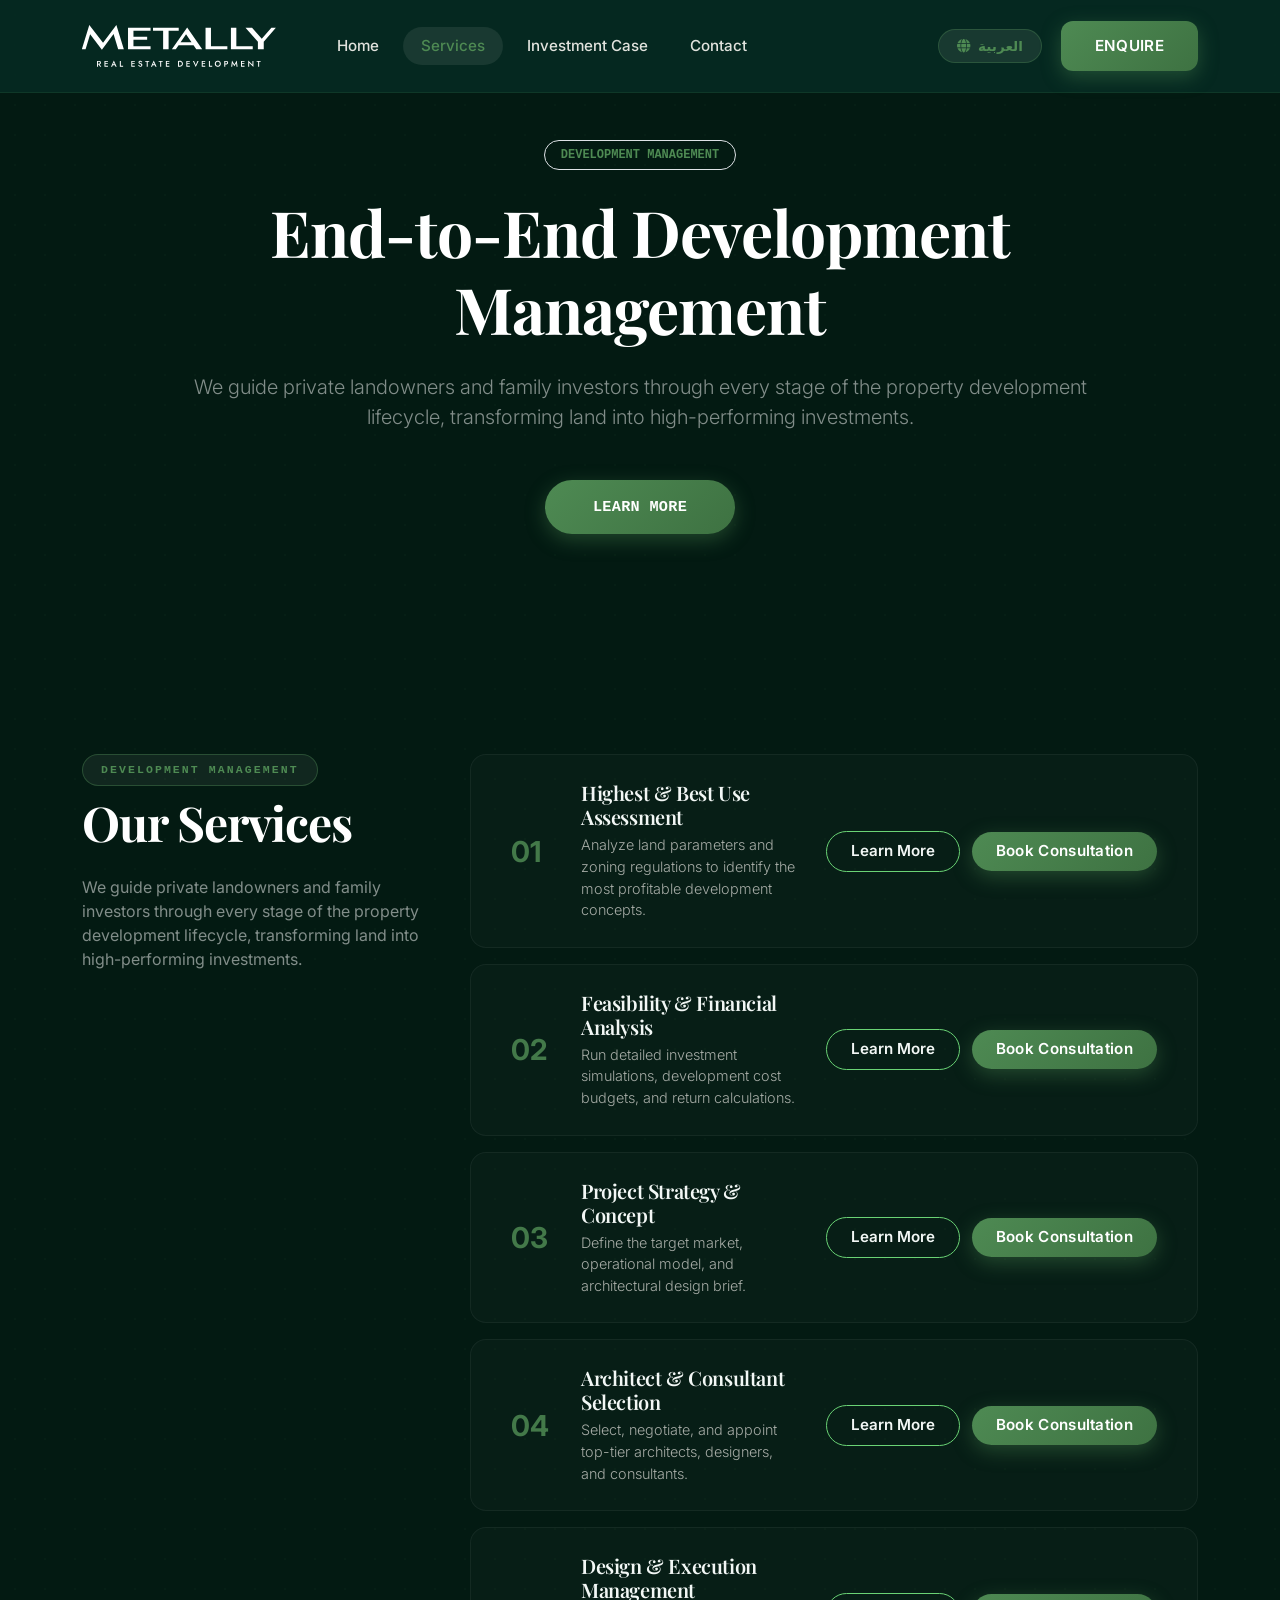
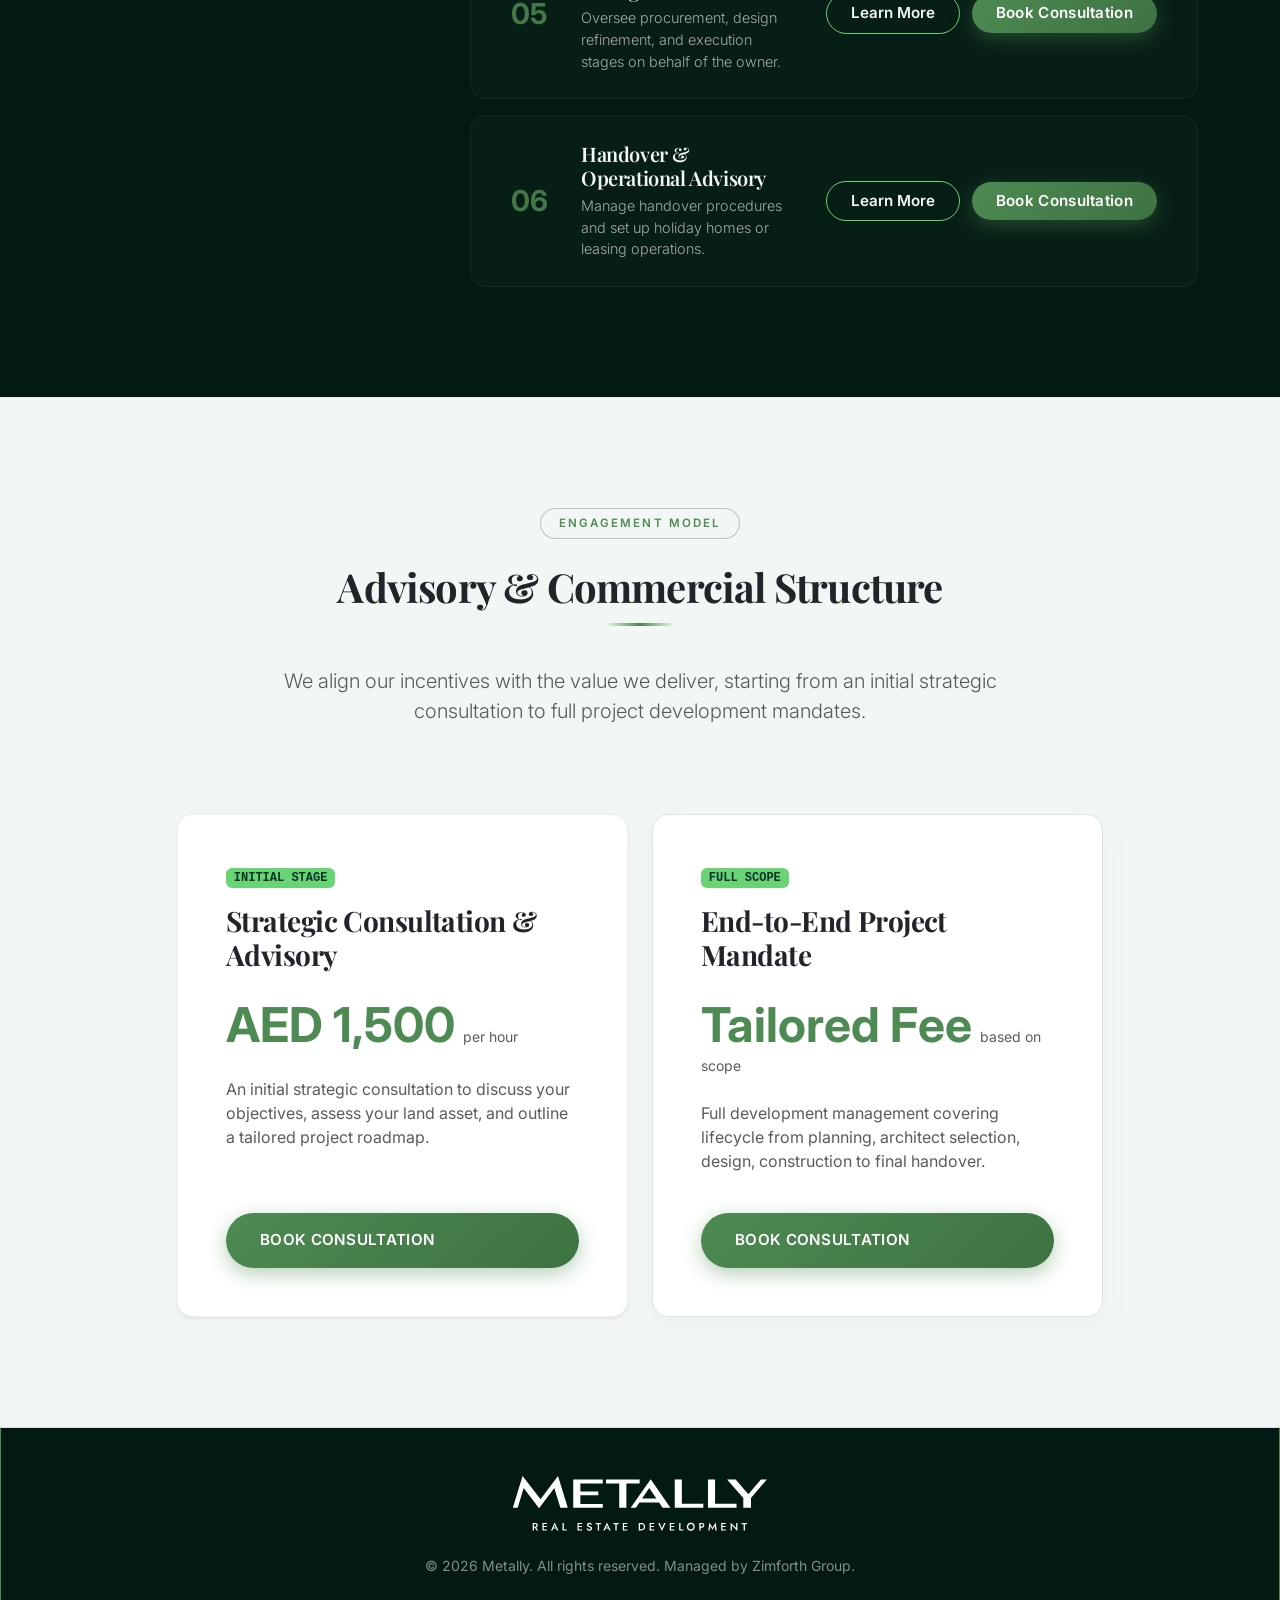
<file: services.html>
<!DOCTYPE html>
<html lang="en" dir="ltr">
<head>
  <meta charset="UTF-8">
  <meta name="viewport" content="width=device-width, initial-scale=1.0">
  
  <!-- SEO Optimization -->
  <title>Development Management Services | Metally Real Estate Dubai</title>
  <meta name="description" content="Explore Metally's end-to-end development management services for private landowners and family investors. From Highest & Best Use assessments to design and operations.">
  <meta name="keywords" content="Real Estate Development Services, Landowner Representative Dubai, Feasibility Studies Dubai, Metally, Zimforth Group">
  <meta name="author" content="Zimforth Group">
  
  <!-- Favicon -->
  <link rel="icon" type="image/svg+xml" href="assets/images/fav.svg">

  <!-- Bootstrap 5 CSS -->
  <link id="bootstrap-link" rel="stylesheet" href="https://cdn.jsdelivr.net/npm/bootstrap@5.3.3/dist/css/bootstrap.min.css">
  
  <!-- FontAwesome Icons -->
  <link rel="stylesheet" href="https://cdnjs.cloudflare.com/ajax/libs/font-awesome/6.5.2/css/all.min.css">
  
  <!-- Core Design System Custom Stylesheet -->
  <link rel="stylesheet" href="assets/css/style.css?v=3.3.0">
</head>

<body class="en-font bg-deep-green text-light">

  <!-- Header / Navigation -->
  <header>
    <nav class="navbar navbar-expand-lg fixed-top" id="main-navbar">
      <div class="container">
        <!-- Brand Logo block -->
        <a class="navbar-brand text-decoration-none" href="index.html" id="brand-logo">
          <img src="assets/images/logo-w.svg" alt="Metally Logo" class="brand-logo-img">
        </a>
        
        <!-- Toggle button for mobile -->
        <button class="navbar-toggler border-0 text-white" type="button" data-bs-toggle="collapse" data-bs-target="#navContent" aria-controls="navContent" aria-expanded="false" aria-label="Toggle navigation">
          <i class="fas fa-bars-staggered fs-4"></i>
        </button>
        
        <!-- Nav Links & Controls -->
        <div class="collapse navbar-collapse" id="navContent">
          <!-- Left menu: links next to logo -->
          <ul class="navbar-nav me-auto mb-2 mb-lg-0 align-items-center ps-lg-4">
            <li class="nav-item">
              <a class="nav-link" href="index.html" data-i18n="nav-home">Home</a>
            </li>
            <li class="nav-item">
              <a class="nav-link active" href="services.html" data-i18n="nav-services">Services</a>
            </li>
            <li class="nav-item">
              <a class="nav-link" href="investment.html" data-i18n="nav-investment">Investment Case</a>
            </li>
            <li class="nav-item">
              <a class="nav-link" href="contact.html" data-i18n="nav-contact">Contact</a>
            </li>
          </ul>
          
          <!-- Right menu: Lang & CTA -->
          <ul class="navbar-nav ms-auto align-items-center">
            <!-- Language Selector Trigger -->
            <li class="nav-item mx-2">
              <a class="nav-link lang-btn lang-toggle" href="#" id="lang-toggle-btn" role="button">
                <i class="fas fa-globe me-1"></i> <span data-i18n="nav-lang">العربية</span>
              </a>
            </li>
            
            <!-- Call to Action -->
            <li class="nav-item ms-lg-2 mt-2 mt-lg-0">
              <a class="btn btn-green text-uppercase" href="contact.html" id="btn-enquire-now" data-i18n="nav-btn-enquire">Enquire</a>
            </li>
          </ul>
        </div>
      </div>
    </nav>
  </header>

  <main>
    <!-- Services Hero Section -->
    <section class="position-relative d-flex align-items-center py-6" id="services-hero" style="min-height: 60vh; padding-top: 140px;">
      <div class="dotted-canvas" style="opacity: 0.05;"></div>
      <div class="container position-relative z-3 text-center">
        <div class="row justify-content-center">
          <div class="col-lg-10">
            <span class="badge bg-transparent border border-green text-green px-3 py-2 rounded-pill mb-4 font-monospace letter-spacing-1" data-i18n="services-tag">DEVELOPMENT MANAGEMENT</span>
            <h1 class="display-3 fw-bold text-white mb-4" data-i18n="services-subtitle" style="letter-spacing: -1px;">End-to-End Development Management</h1>
            <p class="lead text-white-50 mb-5 max-w-xl mx-auto" style="font-weight: 300;" data-i18n="services-desc">
              We guide private landowners and family investors through every stage of the property development lifecycle, transforming land into high-performing investments.
            </p>
            <a href="#services-grid-section" class="btn btn-green btn-lg rounded-pill px-5 py-3 font-monospace text-uppercase letter-spacing-1" data-i18n="btn-learn-more">Learn More</a>
          </div>
        </div>
      </div>
    </section>

    <!-- Services Timeline Section -->
    <section class="py-6 bg-deep-green position-relative" id="services-timeline-section">
      <div class="dotted-canvas" style="opacity: 0.05;"></div>
      <div class="container">
        
        <div class="row g-5">
          <!-- Sticky Left Side Text -->
          <div class="col-lg-4">
            <div class="service-sticky-sidebar reveal-on-scroll">
              <span class="section-tag text-green font-monospace mb-2 d-inline-block" data-i18n="services-tag">DEVELOPMENT MANAGEMENT</span>
              <h2 class="display-5 fw-bold text-white mb-4" data-i18n="services-title">Our Services</h2>
              <p class="text-white-50 mb-0" data-i18n="services-desc">
                We guide private landowners and family investors through every stage of the property development lifecycle, transforming land into high-performing investments.
              </p>
            </div>
          </div>

          <!-- Scrollable Right Column with Process Cards -->
          <div class="col-lg-8">
            <div class="service-process-list reveal-on-scroll">
              
              <!-- Stage 01 -->
              <div class="service-process-card" onclick="window.location.href='service-detail.html?service=1';">
                <div class="d-flex align-items-center flex-grow-1">
                  <span class="service-process-num">01</span>
                  <div class="service-process-content">
                    <h4 class="service-process-title" data-i18n="service-1-title">Highest & Best Use Assessment</h4>
                    <p class="service-process-desc" data-i18n="service-1-short">Analyze land parameters and zoning regulations to identify the most profitable development concepts.</p>
                  </div>
                </div>
                <div class="service-process-actions" onclick="event.stopPropagation();">
                  <a href="service-detail.html?service=1" class="btn btn-sm btn-outline-green rounded-pill px-4 py-2" data-i18n="btn-learn-more">Learn More</a>
                  <a href="contact.html?service=1" class="btn btn-sm btn-green rounded-pill px-4 py-2" data-i18n="btn-book-consultation">Book Consultation</a>
                </div>
              </div>

              <!-- Stage 02 -->
              <div class="service-process-card" onclick="window.location.href='service-detail.html?service=2';">
                <div class="d-flex align-items-center flex-grow-1">
                  <span class="service-process-num">02</span>
                  <div class="service-process-content">
                    <h4 class="service-process-title" data-i18n="service-2-title">Feasibility & Financial Analysis</h4>
                    <p class="service-process-desc" data-i18n="service-2-short">Run detailed investment simulations, development cost budgets, and return calculations.</p>
                  </div>
                </div>
                <div class="service-process-actions" onclick="event.stopPropagation();">
                  <a href="service-detail.html?service=2" class="btn btn-sm btn-outline-green rounded-pill px-4 py-2" data-i18n="btn-learn-more">Learn More</a>
                  <a href="contact.html?service=2" class="btn btn-sm btn-green rounded-pill px-4 py-2" data-i18n="btn-book-consultation">Book Consultation</a>
                </div>
              </div>

              <!-- Stage 03 -->
              <div class="service-process-card" onclick="window.location.href='service-detail.html?service=3';">
                <div class="d-flex align-items-center flex-grow-1">
                  <span class="service-process-num">03</span>
                  <div class="service-process-content">
                    <h4 class="service-process-title" data-i18n="service-3-title">Project Strategy & Concept</h4>
                    <p class="service-process-desc" data-i18n="service-3-short">Define the target market, operational model, and architectural design brief.</p>
                  </div>
                </div>
                <div class="service-process-actions" onclick="event.stopPropagation();">
                  <a href="service-detail.html?service=3" class="btn btn-sm btn-outline-green rounded-pill px-4 py-2" data-i18n="btn-learn-more">Learn More</a>
                  <a href="contact.html?service=3" class="btn btn-sm btn-green rounded-pill px-4 py-2" data-i18n="btn-book-consultation">Book Consultation</a>
                </div>
              </div>

              <!-- Stage 04 -->
              <div class="service-process-card" onclick="window.location.href='service-detail.html?service=4';">
                <div class="d-flex align-items-center flex-grow-1">
                  <span class="service-process-num">04</span>
                  <div class="service-process-content">
                    <h4 class="service-process-title" data-i18n="service-4-title">Architect & Consultant Selection</h4>
                    <p class="service-process-desc" data-i18n="service-4-short">Select, negotiate, and appoint top-tier architects, designers, and consultants.</p>
                  </div>
                </div>
                <div class="service-process-actions" onclick="event.stopPropagation();">
                  <a href="service-detail.html?service=4" class="btn btn-sm btn-outline-green rounded-pill px-4 py-2" data-i18n="btn-learn-more">Learn More</a>
                  <a href="contact.html?service=4" class="btn btn-sm btn-green rounded-pill px-4 py-2" data-i18n="btn-book-consultation">Book Consultation</a>
                </div>
              </div>

              <!-- Stage 05 -->
              <div class="service-process-card" onclick="window.location.href='service-detail.html?service=5';">
                <div class="d-flex align-items-center flex-grow-1">
                  <span class="service-process-num">05</span>
                  <div class="service-process-content">
                    <h4 class="service-process-title" data-i18n="service-5-title">Design & Execution Management</h4>
                    <p class="service-process-desc" data-i18n="service-5-short">Oversee procurement, design refinement, and execution stages on behalf of the owner.</p>
                  </div>
                </div>
                <div class="service-process-actions" onclick="event.stopPropagation();">
                  <a href="service-detail.html?service=5" class="btn btn-sm btn-outline-green rounded-pill px-4 py-2" data-i18n="btn-learn-more">Learn More</a>
                  <a href="contact.html?service=5" class="btn btn-sm btn-green rounded-pill px-4 py-2" data-i18n="btn-book-consultation">Book Consultation</a>
                </div>
              </div>

              <!-- Stage 06 -->
              <div class="service-process-card" onclick="window.location.href='service-detail.html?service=6';">
                <div class="d-flex align-items-center flex-grow-1">
                  <span class="service-process-num">06</span>
                  <div class="service-process-content">
                    <h4 class="service-process-title" data-i18n="service-6-title">Handover & Operational Advisory</h4>
                    <p class="service-process-desc" data-i18n="service-6-short">Manage handover procedures and set up holiday homes or leasing operations.</p>
                  </div>
                </div>
                <div class="service-process-actions" onclick="event.stopPropagation();">
                  <a href="service-detail.html?service=6" class="btn btn-sm btn-outline-green rounded-pill px-4 py-2" data-i18n="btn-learn-more">Learn More</a>
                  <a href="contact.html?service=6" class="btn btn-sm btn-green rounded-pill px-4 py-2" data-i18n="btn-book-consultation">Book Consultation</a>
                </div>
              </div>

            </div>
          </div>
          
        </div>
      </div>
    </section>

    <!-- Commercial / Advisory Structure Section -->
    <section class="py-6 bg-cream text-dark border-top border-secondary border-opacity-10" id="commercial-structure">
      <div class="container">
        
        <div class="row justify-content-center text-center mb-5 reveal-on-scroll">
          <div class="col-lg-8">
            <span class="section-tag" data-i18n="advisory-tag">ENGAGEMENT MODEL</span>
            <div class="mb-3">
              <h2 class="h1 fw-bold heading-green-accent" data-i18n="advisory-title">Advisory & Commercial Structure</h2>
            </div>
            <p class="lead text-muted" data-i18n="advisory-desc">
              We align our incentives with the value we deliver, starting from an initial strategic consultation to full project development mandates.
            </p>
          </div>
        </div>

        <div class="row g-4 align-items-stretch justify-content-center mt-2">
          <!-- Fee Card 1 -->
          <div class="col-md-5" data-aos="fade-right">
            <div class="p-5 rounded-4 bg-white border border-secondary border-opacity-10 shadow-sm h-100 d-flex flex-column justify-content-between">
              <div>
                <span class="badge bg-green text-white mb-3 text-uppercase font-monospace small">Initial Stage</span>
                <h3 class="fw-bold mb-3 font-serif" data-i18n="advisory-meeting-title">Strategic Consultation & Advisory</h3>
                <div class="my-4">
                  <span class="display-5 fw-bold text-green" data-i18n="advisory-meeting-price">AED 1,500</span>
                  <span class="text-muted small ms-1" data-i18n="advisory-meeting-unit">per hour</span>
                </div>
                <p class="text-muted" data-i18n="advisory-meeting-desc">An initial strategic consultation to discuss your objectives, assess your land asset, and outline a tailored project roadmap.</p>
              </div>
              <a href="contact.html?subject=Strategic+Consultation" class="btn btn-green w-100 text-uppercase letter-spacing-1 rounded-pill py-3 mt-4" data-i18n="btn-book-consultation">Book Consultation</a>
            </div>
          </div>

          <!-- Fee Card 2 -->
          <div class="col-md-5" data-aos="fade-left">
            <div class="p-5 rounded-4 bg-white border border-green border-opacity-30 shadow-sm h-100 d-flex flex-column justify-content-between" style="box-shadow: 0 10px 30px rgba(78, 138, 83, 0.05) !important;">
              <div>
                <span class="badge bg-green text-white mb-3 text-uppercase font-monospace small">Full Scope</span>
                <h3 class="fw-bold mb-3 font-serif" data-i18n="advisory-mandate-title">End-to-End Project Mandate</h3>
                <div class="my-4">
                  <span class="display-5 fw-bold text-green" data-i18n="advisory-mandate-price">Tailored Fee</span>
                  <span class="text-muted small ms-1" data-i18n="advisory-mandate-unit">based on scope</span>
                </div>
                <p class="text-muted" data-i18n="advisory-mandate-desc">Full development management covering lifecycle from planning, architect selection, design, construction to final handover.</p>
              </div>
              <a href="contact.html?subject=Development+Mandate" class="btn btn-green w-100 text-uppercase letter-spacing-1 rounded-pill py-3 mt-4" data-i18n="btn-book-consultation">Book Consultation</a>
            </div>
          </div>
        </div>

      </div>
    </section>
  </main>

  <!-- Footer -->
  <footer class="bg-deep-green text-light py-5 border-top border-green border-opacity-20">
    <div class="container text-center">
      <div class="mb-4">
        <a href="index.html" class="text-decoration-none">
          <img src="assets/images/logo-w.svg" alt="Metally Logo" class="footer-logo-img">
        </a>
      </div>
      <p class="text-white-50 small mb-0">&copy; 2026 Metally. All rights reserved. Managed by Zimforth Group.</p>
    </div>
  </footer>

  <!-- Scripts -->
  <script src="https://code.jquery.com/jquery-3.7.1.min.js" integrity="sha256-/JqT3SQfawRcv/BIHPThkBvs0OEvtFFmqPF/lYI/Cxo=" crossorigin="anonymous"></script>
  <script src="https://cdn.jsdelivr.net/npm/bootstrap@5.3.3/dist/js/bootstrap.bundle.min.js"></script>
  <script src="assets/js/i18n.js?v=3.3.0"></script>
  <script src="assets/js/main.js?v=3.3.0"></script>
</body>
</html>
</file>
<file: assets/css/style.css>
/* 
================================================================
   METALLY REAL ESTATE DEVELOPMENT - LUXURY DESIGN SYSTEM
   Bilingual Premium Soft UI & Glassmorphism Framework
   Enhanced Interactions & Scroll-Visibility Version
================================================================
*/

@import url('https://fonts.googleapis.com/css2?family=Cairo:wght@300;400;500;600;700;800&family=Inter:wght@300;400;500;600;700;800&family=Outfit:wght@300;400;500;600;700;800&family=Plus+Jakarta+Sans:wght@300;400;500;600;700;800&family=Playfair+Display:ital,wght@0,400..900;1,400..900&display=swap');
@import url('https://db.onlinewebfonts.com/c/11d2534b1be852ecc92863ef5cbda987?family=TT+Interphases+Pro');
@import url('https://db.onlinewebfonts.com/c/dee436f274c410c23fc3de43367ef1ae?family=Janna+LT');
@import url('https://fonts.googleapis.com/css2?family=Cairo:wght@200..1000&display=swap');

/* Custom Variables */
:root {
  --primary-dark: #06332A;
  /* Deep Pine Green from SS */
  --primary-dark-rgb: 6, 51, 42;
  --secondary-olive: #4E8A53;
  /* Vibrant Sage/Leaf Green from SS */
  --secondary-olive-rgb: 78, 138, 83;
  --accent-leaf: #4E8A53;
  /* Sharp vibrant accent green */
  --accent-leaf-bright: #6AD375;
  /* Brighter, highly visible green for dark backgrounds */
  --accent-leaf-rgb: 78, 138, 83;
  --accent-leaf-dark: #3E7242;
  --bg-cream: #F2F7F5;
  /* Soft, clean off-white mint from SS */
  --bg-white: #FFFFFF;
  --bg-deep-green: #031A12;
  /* Near-black jungle green from SS */
  --text-dark: #06332A;
  /* Deep pine green for text */
  --text-muted: #53756E;
  /* Soft organic slate teal-green */
  --text-light: #F2F7F5;

  /* Gold Accents - Mapped to premium, sophisticated gold colors */
  --accent-gold: #C5A880;
  --accent-gold-dark: #A3835B;
  --shadow-gold: 0 0 25px rgba(197, 168, 128, 0.35);

  /* Fonts */
  --font-header: 'Playfair Display', 'Outfit', 'Plus Jakarta Sans', system-ui, sans-serif;
  --font-sans: 'TT Interphases Pro', 'Inter', system-ui, -apple-system, sans-serif;
  /* --font-arabic: 'Janna LT', 'Cairo', system-ui, -apple-system, sans-serif; */
  --font-arabic: "Cairo", sans-serif;

  /* Elevation (Soft UI Shadows) */
  --shadow-soft: 0 10px 30px rgba(6, 51, 42, 0.04), 0 2px 10px rgba(6, 51, 42, 0.02);
  --shadow-medium: 0 15px 45px rgba(6, 51, 42, 0.08), 0 4px 15px rgba(6, 51, 42, 0.04);
  --shadow-inset: inset 0 2px 5px rgba(6, 51, 42, 0.05);
  --shadow-leaf: 0 0 25px rgba(78, 138, 83, 0.35);

  /* Radii */
  --radius-sm: 8px;
  --radius-md: 16px;
  --radius-lg: 24px;
  --radius-xl: 32px;

  /* Timing */
  --transition-smooth: all 0.5s cubic-bezier(0.16, 1, 0.3, 1);
  --transition-fast: all 0.25s ease-out;

  /* Interactive Spotlight & Parallax Variables */
  --mouse-x: 0.5;
  --mouse-y: 0.5;
  --scroll-top: 0;
}

/* General Reset & Base Styles */
* {
  box-sizing: border-box;
}

html,
body {
  max-width: 100vw;
  overflow-x: clip;
}

body {
  background-color: var(--bg-cream);
  overflow-wrap: break-word;
  word-wrap: break-word;
  word-break: break-word;
  color: var(--text-dark);
  overflow-x: clip;
  transition: opacity 0.2s ease;
}

/* Font Classes dynamically toggled by main.js */
body.en-font {
  font-family: var(--font-sans);
}

body.en-font h1,
body.en-font h2,
body.en-font h3,
body.en-font h4,
body.en-font .navbar-brand {
  font-family: var(--font-header);
  letter-spacing: -0.02em;
}

body.ar-font {
  font-family: var(--font-arabic);
}

body.ar-font h1,
body.ar-font h2,
body.ar-font h3,
body.ar-font h4,
body.ar-font .navbar-brand,
body.ar-font .nav-link,
body.ar-font button {
  font-family: var(--font-arabic);
  font-weight: 600;
}

/* Luxury Scrollbar styling */
::-webkit-scrollbar {
  width: 8px;
  height: 8px;
}

::-webkit-scrollbar-track {
  background: var(--bg-cream);
}

::-webkit-scrollbar-thumb {
  background: linear-gradient(180deg, var(--primary-dark), var(--secondary-olive));
  border-radius: 10px;
  border: 2px solid var(--bg-cream);
}

::-webkit-scrollbar-thumb:hover {
  background: var(--accent-leaf-dark);
}

/* Text selections */
::selection {
  background-color: var(--accent-leaf);
  color: var(--primary-dark);
}

/* Utility Classes */
.text-gold {
  color: var(--accent-leaf);
}

.text-green {
  color: var(--accent-leaf);
}

.bg-deep-green {
  background-color: var(--bg-deep-green);
}

.bg-cream {
  background-color: var(--bg-cream);
}

.bg-green {
  background-color: var(--accent-leaf-bright) !important;
  color: var(--primary-dark) !important;
  font-weight: 700;
}

.border-gold {
  border: 1px solid var(--accent-leaf);
}

.border-green {
  border: 1px solid var(--accent-leaf);
}

.text-justify {
  text-align: justify;
}

/* Section Spacing */
section {
  padding: 110px 0;
  position: relative;
}

@media (max-width: 768px) {
  section {
    padding: 70px 0;
  }
}

/* Brand Section Tags */
.section-tag {
  display: inline-flex;
  align-items: center;
  gap: 8px;
  font-size: 0.72rem;
  letter-spacing: 0.18em;
  text-transform: uppercase;
  color: var(--accent-leaf);
  border: 1px solid rgba(78, 138, 83, 0.4);
  padding: 6px 18px;
  border-radius: 50px;
  background-color: rgba(6, 51, 42, 0.04);
  margin-bottom: 24px;
  font-weight: 600;
}

.bg-deep-green .section-tag {
  background-color: rgba(250, 247, 242, 0.06);
}

/* Custom Modern Green Buttons */
.btn-gold,
.btn-green {
  background: linear-gradient(135deg, var(--accent-leaf), var(--accent-leaf-dark));
  color: var(--bg-white) !important;
  font-weight: 600;
  font-size: 0.95rem;
  letter-spacing: 0.02em;
  border: none;
  padding: 14px 34px;
  border-radius: 12px;
  box-shadow: 0 6px 20px rgba(78, 138, 83, 0.4);
  transition: var(--transition-smooth);
  display: inline-flex;
  align-items: center;
  gap: 8px;
}

.btn-gold:hover,
.btn-green:hover {
  transform: translateY(-3px);
  box-shadow: var(--shadow-leaf);
  background: linear-gradient(135deg, var(--accent-leaf-dark), var(--accent-leaf));
}

.btn-gold:active,
.btn-green:active {
  transform: translateY(1px);
}

.btn-outline-gold,
.btn-outline-green {
  background: transparent;
  color: var(--bg-cream) !important;
  border: 1.5px solid var(--accent-leaf-bright);
  font-weight: 600;
  font-size: 0.95rem;
  padding: 13px 32px;
  border-radius: 12px;
  transition: var(--transition-smooth);
  display: inline-flex;
  align-items: center;
  gap: 8px;
}

.btn-outline-gold:hover,
.btn-outline-green:hover {
  background: rgba(78, 138, 83, 0.08);
  color: var(--accent-leaf) !important;
  transform: translateY(-3px);
  box-shadow: 0 6px 20px rgba(78, 138, 83, 0.1);
}

/* Glassmorphism containers */
.glass-panel {
  background: rgba(255, 255, 255, 0.85);
  backdrop-filter: blur(25px);
  -webkit-backdrop-filter: blur(25px);
  border: 1px solid rgba(78, 138, 83, 0.15);
  box-shadow: var(--shadow-soft);
}

.glass-panel-dark {
  background: rgba(6, 51, 42, 0.85);
  backdrop-filter: blur(25px);
  -webkit-backdrop-filter: blur(25px);
  border: 1px solid rgba(78, 138, 83, 0.2);
  box-shadow: var(--shadow-medium);
  color: var(--text-light);
}

/* Soft UI Cards - Modern Editorial Aesthetic */
.soft-card {
  background-color: var(--bg-white);
  border-radius: var(--radius-lg);
  border: 1px solid rgba(6, 51, 42, 0.05);
  padding: 40px;
  box-shadow: var(--shadow-soft);
  transition: var(--transition-smooth);
  height: 100%;
  position: relative;
  overflow: hidden;
  z-index: 2;
}

@media (max-width: 768px) {
  .soft-card {
    padding: 24px;
  }
}

.soft-card:hover {
  transform: translateY(-6px);
  box-shadow: var(--shadow-medium);
  border-color: rgba(78, 138, 83, 0.25);
}

/* Responsive Borders */
@media (min-width: 768px) {
  .border-end-md {
    border-inline-end: 1px solid rgba(7, 44, 36, 0.1);
  }
}

/* Fixed Dual-Phase Glassmorphic Navbar */
.navbar {
  transition: var(--transition-smooth);
  padding: 20px 0;
  background: rgba(7, 44, 36, 0.85) !important;
  /* Premium semi-transparent dark emerald by default to prevent visibility loss */
  backdrop-filter: blur(15px);
  -webkit-backdrop-filter: blur(15px);
  z-index: 2000;
  /* Extremely high z-index to guarantee absolute top visibility */
  border-bottom: 1.5px solid rgba(78, 138, 83, 0.15);
}

/* Fully visible, high-contrast navbar state on scroll */
.navbar.scrolled {
  background: #051F19 !important;
  /* Pure solid high-contrast dark green - NO transparency overlay leaks */
  border-bottom: 2px solid var(--accent-leaf) !important;
  /* Elegant green borderline for clarity over white */
  padding: 10px 0;
  box-shadow: 0 10px 40px rgba(4, 22, 18, 0.2) !important;
}

.navbar-brand {
  display: flex;
  align-items: center;
}

.brand-logo-img {
  height: 42px;
  width: auto;
  transition: var(--transition-smooth);
}

.navbar.scrolled .brand-logo-img {
  height: 36px;
}

.navbar-brand:hover .brand-logo-img {
  transform: scale(1.03);
}

.footer-logo-img {
  height: 55px;
  width: auto;
  transition: var(--transition-smooth);
}

.footer-logo-img:hover {
  transform: scale(1.03);
}

.brand-title {
  font-size: 1.6rem;
  font-weight: 700;
  letter-spacing: 0.05em;
  color: var(--bg-cream);
  line-height: 1;
  transition: var(--transition-fast);
}

.brand-subtitle {
  font-size: 0.55rem;
  letter-spacing: 0.2em;
  color: var(--accent-leaf);
  font-family: var(--font-sans);
  text-transform: uppercase;
  margin-top: 4px;
}

/* Navbar Scrolled color overrides to guarantee visibility over white backgrounds */
.navbar.scrolled .brand-title {
  color: #FFFFFF !important;
}

.navbar.scrolled .nav-link {
  color: rgba(255, 255, 255, 0.85) !important;
}

.navbar.scrolled .nav-link:hover,
.navbar.scrolled .nav-link.active {
  color: var(--accent-leaf) !important;
  background-color: rgba(255, 255, 255, 0.06);
}

.nav-link {
  color: rgba(250, 247, 242, 0.9) !important;
  font-weight: 500;
  font-size: 0.95rem;
  padding: 8px 18px !important;
  margin: 0 3px;
  border-radius: 50px;
  transition: var(--transition-fast);
}

.nav-link:hover,
.nav-link.active {
  color: var(--accent-leaf) !important;
  background-color: rgba(250, 247, 242, 0.08);
}

.lang-btn {
  background-color: rgba(250, 247, 242, 0.08);
  border: 1px solid rgba(78, 138, 83, 0.35);
  color: var(--accent-leaf) !important;
  font-weight: 600;
  font-size: 0.85rem;
  padding: 6px 18px !important;
  border-radius: 50px;
  transition: var(--transition-smooth);
}

.lang-btn:hover {
  background-color: var(--accent-leaf);
  color: var(--bg-white) !important;
  box-shadow: var(--shadow-leaf);
}

/* Mobile Collapse Menu Drawer Styling - Overrides Bootstrap defaults for visual legibility on white bg */
@media (max-width: 991.98px) {
  .navbar {
    padding: 14px 0;
  }

  .navbar-collapse {
    background: rgba(5, 31, 25, 0.98) !important;
    /* Full solid overlay glass menu */
    backdrop-filter: blur(25px);
    -webkit-backdrop-filter: blur(25px);
    border: 1.5px solid rgba(78, 138, 83, 0.25) !important;
    border-radius: var(--radius-md);
    padding: 24px;
    margin-top: 15px;
    box-shadow: var(--shadow-medium);
    animation: slideDownMenu 0.4s cubic-bezier(0.16, 1, 0.3, 1) forwards;
  }

  @keyframes slideDownMenu {
    from {
      opacity: 0;
      transform: translateY(-10px);
    }

    to {
      opacity: 1;
      transform: translateY(0);
    }
  }

  .navbar-nav {
    align-items: flex-start !important;
  }

  .nav-item {
    width: 100%;
  }

  .nav-link {
    padding: 12px 20px !important;
    margin: 4px 0 !important;
    width: 100%;
    text-align: start;
    border-radius: 8px;
  }

  .lang-btn {
    display: inline-block;
    margin-top: 10px;
    width: auto;
  }
}

/* Decorative Floating Vector Shapes */
.floating-elements-container {
  position: absolute;
  top: 0;
  left: 0;
  width: 100%;
  height: 100%;
  overflow: hidden;
  pointer-events: none;
  z-index: 1;
}

.floating-ring {
  position: absolute;
  border: 1.5px solid rgba(78, 138, 83, 0.08);
  border-radius: 50%;
  animation: floatRing 12s infinite linear;
}

.floating-ring-1 {
  width: 300px;
  height: 300px;
  top: 15%;
  right: -5%;
}

.floating-ring-2 {
  width: 450px;
  height: 450px;
  bottom: 10%;
  left: -10%;
  animation-duration: 20s;
  animation-direction: reverse;
}

.floating-ring-3 {
  width: 200px;
  height: 200px;
  top: 50%;
  right: 15%;
  border-style: dashed;
  animation-duration: 15s;
}

@keyframes floatRing {
  0% {
    transform: translateY(0px) rotate(0deg);
  }

  50% {
    transform: translateY(-25px) rotate(180deg);
  }

  100% {
    transform: translateY(0px) rotate(360deg);
  }
}

/* Advanced Interactive & Parallax Systems */
.hero-spotlight {
  position: absolute;
  top: 0;
  left: 0;
  width: 100%;
  height: 100%;
  background: radial-gradient(600px circle at calc(var(--mouse-x) * 100%) calc(var(--mouse-y) * 100%),
      rgba(78, 138, 83, 0.07) 0%,
      transparent 80%);
  z-index: 2;
  pointer-events: none;
  transition: background 0.15s ease-out;
}

.parallax-layer {
  position: absolute;
  top: 0;
  left: 0;
  width: 100%;
  height: 100%;
  pointer-events: none;
  z-index: 1;
  transform: translate3d(calc((var(--mouse-x) - 0.5) * var(--depth, 20) * 1px),
      calc((var(--mouse-y) - 0.5) * var(--depth, 20) * 1px),
      0);
  transition: transform 0.25s cubic-bezier(0.25, 1, 0.5, 1);
  will-change: transform;
}

.parallax-wrap {
  position: relative;
  transform: translate3d(calc((var(--mouse-x) - 0.5) * var(--depth, 20) * 1px),
      calc((var(--mouse-y) - 0.5) * var(--depth, 20) * 1px),
      0);
  transition: transform 0.25s cubic-bezier(0.25, 1, 0.5, 1);
  will-change: transform;
}

.scroll-parallax-layer {
  transform: translateY(calc(var(--scroll-top) * var(--parallax-speed, 0.15) * 1px));
  will-change: transform;
}

/* Staggered entry transition delays */
.delay-1 {
  transition-delay: 0.1s !important;
}

.delay-2 {
  transition-delay: 0.2s !important;
}

.delay-3 {
  transition-delay: 0.3s !important;
}

.delay-4 {
  transition-delay: 0.4s !important;
}

.delay-5 {
  transition-delay: 0.5s !important;
}

/* Scroll-Draw Heading Underlines */
.reveal-on-scroll .heading-green-accent::after,
.reveal-on-scroll.heading-green-accent::after,
.reveal-on-scroll .heading-gold-accent::after,
.reveal-on-scroll.heading-gold-accent::after {
  width: 0% !important;
}

.reveal-visible .heading-green-accent::after,
.reveal-visible.heading-green-accent::after,
.reveal-visible .heading-gold-accent::after,
.reveal-visible.heading-gold-accent::after {
  width: 70px !important;
}


/* Premium 3D Card Hover Tilts & Animations */
.soft-card,
.calc-output-card,
.concept-card,
.contact-info-card {
  transition: transform 0.6s cubic-bezier(0.16, 1, 0.3, 1), box-shadow 0.6s cubic-bezier(0.16, 1, 0.3, 1), border-color 0.3s ease;
  transform-style: preserve-3d;
  perspective: 1000px;
}

.soft-card:hover,
.calc-output-card-metally:hover,
.concept-card:hover,
.contact-info-card:hover {
  transform: translateY(-8px) scale(1.02) rotateX(1.5deg) rotateY(-1.5deg);
  box-shadow: 0 25px 50px rgba(6, 51, 42, 0.12), 0 0 25px rgba(78, 138, 83, 0.2);
  border-color: rgba(78, 138, 83, 0.4) !important;
}

.calc-output-card-conv:hover {
  transform: translateY(-5px) scale(1.01) rotateX(1deg) rotateY(-1deg);
  box-shadow: 0 15px 35px rgba(6, 51, 42, 0.05);
}

/* Hero Section */
.hero-section {
  position: relative;
  min-height: 100vh;
  display: flex;
  align-items: center;
  padding-top: 140px;
  padding-bottom: 80px;
  background-color: var(--primary-dark);
  overflow: hidden;
}

/* Background image with parallax overlay */
.hero-bg-overlay {
  position: absolute;
  top: 0;
  left: 0;
  width: 100%;
  height: 100%;
  background-image: linear-gradient(135deg, rgba(7, 44, 36, 0.96) 25%, rgba(4, 22, 18, 0.65) 100%), url('../images/hero-bg.png');
  background-size: cover;
  background-position: center;
  z-index: 1;
}

.hero-content {
  position: relative;
  z-index: 2;
  color: var(--text-light);
}

.hero-badge-slogan {
  display: inline-block;
  padding: 6px 18px;
  background-color: rgba(106, 211, 117, 0.15);
  border: 1px solid rgba(106, 211, 117, 0.4);
  color: var(--accent-leaf-bright);
  border-radius: 50px;
  font-size: 0.9rem;
  font-weight: 700;
  letter-spacing: 0.12em;
  margin-bottom: 24px;
  backdrop-filter: blur(5px);
  text-shadow: 0 0 10px rgba(106, 211, 117, 0.5);
}

.hero-title {
  font-size: 4rem;
  font-weight: 700;
  line-height: 1.1;
  letter-spacing: 0.1em !important;
  margin-bottom: 8px;
  text-shadow: 0 2px 10px rgba(0, 0, 0, 0.2);
}

@media (max-width: 992px) {
  .hero-title {
    font-size: 3rem;
  }
}

@media (max-width: 576px) {
  .hero-badge-slogan {
    font-size: 0.7rem;
    padding: 4px 12px;
    margin-bottom: 10px;
  }

  .hero-title {
    font-size: 1.85rem;
    margin-bottom: 4px;
    letter-spacing: 0.1em !important;
  }

  .hero-location {
    font-size: 1.05rem;
    margin-bottom: 12px;
    letter-spacing: 0.1em;
  }

  .luxury-star-anim {
    display: none !important;
  }
}

.hero-location {
  font-size: 1.4rem;
  font-weight: 600;
  color: var(--accent-leaf);
  letter-spacing: 0.12em;
  margin-bottom: 24px;
}

.hero-subtitle {
  font-size: 1.8rem;
  font-weight: 400;
  margin-bottom: 24px;
  color: var(--bg-cream);
  opacity: 0.95;
}

@media (max-width: 768px) {
  .hero-subtitle {
    font-size: 1.4rem;
  }
}

.hero-desc {
  font-size: 1.05rem;
  line-height: 1.6;
  opacity: 0.85;
  margin-bottom: 40px;
  max-width: 560px;
}

@media (max-width: 576px) {
  .hero-subtitle {
    font-size: 1.15rem;
    margin-bottom: 12px;
  }

  .hero-desc {
    font-size: 0.88rem;
    margin-bottom: 20px;
    line-height: 1.6;
  }

  .btn-gold,
  .btn-green {
    padding: 10px 20px !important;
    font-size: 0.85rem !important;
  }

  .btn-outline-gold,
  .btn-outline-green {
    padding: 9px 18px !important;
    font-size: 0.85rem !important;
  }
}

/* Floating Metrics Grid */
.hero-metrics-grid {
  display: grid;
  grid-template-columns: repeat(3, 1fr);
  gap: 20px;
  margin-top: 40px;
}

@media (max-width: 576px) {
  .hero-metrics-grid {
    grid-template-columns: 1fr;
    gap: 15px;
  }
}

.hero-metric-card {
  background: rgba(250, 247, 242, 0.07);
  backdrop-filter: blur(12px);
  -webkit-backdrop-filter: blur(12px);
  border: 1px solid rgba(78, 138, 83, 0.25);
  border-radius: var(--radius-md);
  padding: 24px 20px;
  text-align: center;
  transition: var(--transition-smooth);
}

.hero-metric-card:hover {
  background: rgba(250, 247, 242, 0.14);
  transform: translateY(-4px);
  box-shadow: var(--shadow-leaf);
}

.hero-metric-val {
  font-size: 2rem;
  font-weight: 700;
  color: var(--accent-leaf);
  line-height: 1.2;
  margin-bottom: 4px;
}

.hero-metric-lbl {
  font-size: 0.72rem;
  letter-spacing: 0.05em;
  text-transform: uppercase;
  color: var(--bg-cream);
  opacity: 0.8;
}

/* Founder Biography Section */
.founder-image-wrapper {
  position: relative;
  border-radius: var(--radius-lg);
  overflow: hidden;
  box-shadow: var(--shadow-medium);
  border: 1.5px solid rgba(78, 138, 83, 0.25);
  background-color: var(--primary-dark);
}

.founder-img {
  width: 100%;
  height: 480px;
  object-fit: cover;
  transition: transform 6s ease;
  filter: brightness(0.9) contrast(1.05);
}

.founder-image-wrapper:hover .founder-img {
  transform: scale(1.06);
}

.founder-img-badge {
  position: absolute;
  bottom: 24px;
  left: 24px;
  right: 24px;
  background: rgba(7, 44, 36, 0.9);
  backdrop-filter: blur(12px);
  border: 1.5px solid rgba(78, 138, 83, 0.35);
  padding: 16px 24px;
  border-radius: var(--radius-md);
  color: var(--text-light);
}

.strength-badge {
  display: inline-flex;
  align-items: center;
  gap: 8px;
  background-color: var(--bg-white);
  border: 1px solid rgba(7, 44, 36, 0.05);
  padding: 8px 18px;
  margin: 5px;
  border-radius: 50px;
  font-size: 0.82rem;
  font-weight: 500;
  color: var(--primary-dark);
  box-shadow: var(--shadow-soft);
  transition: var(--transition-smooth);
}

.strength-badge i {
  color: var(--accent-leaf-dark);
}

.strength-badge:hover {
  transform: translateY(-2px);
  border-color: var(--accent-leaf);
  box-shadow: 0 4px 12px rgba(7, 44, 36, 0.08);
}

.quote-box {
  border-inline-start: 4px solid var(--accent-leaf);
  padding-inline-start: 24px;
  margin: 30px 0;
  font-style: italic;
  font-size: 1.15rem;
  color: var(--text-muted);
}

/* Structured Living Concept Section */
.concept-tabs-nav {
  display: flex;
  gap: 12px;
  margin-bottom: 30px;
  background-color: rgba(7, 44, 36, 0.03);
  padding: 8px;
  border-radius: 50px;
  border: 1px solid rgba(7, 44, 36, 0.05);
}

.concept-tab-btn {
  flex: 1;
  background: transparent;
  border: none;
  padding: 12px 24px;
  font-weight: 600;
  font-size: 0.95rem;
  border-radius: 50px;
  color: var(--text-muted);
  transition: var(--transition-smooth);
}

.concept-tab-btn.active,
.concept-tab-btn:hover {
  background-color: var(--primary-dark);
  color: var(--bg-cream);
  box-shadow: var(--shadow-soft);
}

.concept-pill-icon {
  width: 50px;
  height: 50px;
  border-radius: 50%;
  background-color: rgba(78, 138, 83, 0.15);
  color: var(--accent-leaf);
  display: inline-flex;
  align-items: center;
  justify-content: center;
  font-size: 1.3rem;
  margin-bottom: 20px;
}

.use-item {
  display: flex;
  align-items: center;
  gap: 16px;
  padding: 14px 18px;
  background: var(--bg-white);
  border-radius: var(--radius-md);
  margin-bottom: 12px;
  border: 1px solid rgba(7, 44, 36, 0.03);
  box-shadow: var(--shadow-soft);
  transition: var(--transition-fast);
}

.use-item i {
  color: var(--secondary-olive);
  font-size: 1.2rem;
}

.use-item:hover {
  transform: translateX(6px);
  border-color: rgba(78, 138, 83, 0.35);
  box-shadow: var(--shadow-soft);
}

html[dir="rtl"] .use-item:hover {
  transform: translateX(-6px);
}

/* Interactive Floor Plan Section */
.floor-plan-pill-container {
  display: flex;
  flex-direction: column;
  gap: 12px;
}

.floor-plan-pill {
  display: flex;
  align-items: center;
  justify-content: space-between;
  padding: 18px 24px;
  background: var(--bg-white);
  border-radius: var(--radius-md);
  border: 1px solid rgba(7, 44, 36, 0.03);
  box-shadow: var(--shadow-soft);
  cursor: pointer;
  font-weight: 600;
  color: var(--text-dark);
  transition: var(--transition-smooth);
}

.floor-plan-pill i {
  color: var(--text-muted);
  transition: var(--transition-fast);
}

.floor-plan-pill.active,
.floor-plan-pill:hover {
  background: var(--primary-dark);
  color: var(--bg-cream);
  border-color: var(--primary-dark);
  box-shadow: var(--shadow-medium);
}

.floor-plan-pill.active i,
.floor-plan-pill:hover i {
  color: var(--accent-leaf);
  transform: scale(1.1);
}

/* HTML/CSS interactive floor blueprint visual */
.blueprint-visual-wrapper {
  position: relative;
  width: 100%;
  aspect-ratio: 4 / 3;
  height: auto;
  min-height: 250px;
  background: #02110e;
  border-radius: var(--radius-lg);
  border: 2px solid rgba(78, 138, 83, 0.25);
  box-shadow: var(--shadow-medium);
  overflow: hidden;
  padding: 20px;
}

.blueprint-grid {
  position: absolute;
  top: 0;
  left: 0;
  width: 100%;
  height: 100%;
  background-image:
    linear-gradient(rgba(78, 138, 83, 0.05) 1px, transparent 1px),
    linear-gradient(90deg, rgba(78, 138, 83, 0.05) 1px, transparent 1px);
  background-size: 20px 20px;
  z-index: 1;
}

.blueprint-layout {
  position: relative;
  width: 100%;
  height: 100%;
  z-index: 2;
}

/* Laser scanning animation for CAD Blueprint */
.blueprint-laser {
  position: absolute;
  top: 0;
  left: 0;
  width: 100%;
  height: 2px;
  background: linear-gradient(90deg, transparent, var(--accent-leaf), transparent);
  box-shadow: 0 0 8px var(--accent-leaf), 0 0 16px var(--accent-leaf);
  z-index: 5;
  animation: blueprintScan 5s infinite ease-in-out;
  pointer-events: none;
}

@keyframes blueprintScan {
  0% {
    top: 0%;
    opacity: 0;
  }

  10% {
    opacity: 0.8;
  }

  90% {
    opacity: 0.8;
  }

  100% {
    top: 100%;
    opacity: 0;
  }
}

/* Floor Blocks */
.floor-highlight {
  position: absolute;
  border: 1px dashed rgba(78, 138, 83, 0.4);
  background-color: rgba(78, 138, 83, 0.04);
  border-radius: var(--radius-sm);
  display: flex;
  align-items: center;
  justify-content: center;
  color: rgba(242, 247, 245, 0.5);
  font-size: 0.78rem;
  font-weight: 500;
  letter-spacing: 0.05em;
  transition: var(--transition-smooth);
  text-align: center;
  line-height: 1.35;
  padding: 6px;
}

.floor-highlight span {
  display: block;
  width: 100%;
  text-align: center;
}

@media (max-width: 768px) {
  .floor-highlight {
    font-size: 0.65rem;
    padding: 2px;
    letter-spacing: 0;
    line-height: 1.15;
  }
}

@media (max-width: 480px) {
  .floor-highlight {
    font-size: 0.55rem;
  }
}

.floor-highlight-bedroom {
  top: 15%;
  left: 10%;
  width: 45%;
  height: 45%;
}

.floor-highlight-hall {
  top: 15%;
  left: 58%;
  width: 32%;
  height: 70%;
}

.floor-highlight-pantry {
  top: 64%;
  left: 10%;
  width: 25%;
  height: 21%;
}

.floor-highlight-bath {
  top: 64%;
  left: 38%;
  width: 17%;
  height: 21%;
}

/* Active and Hover States */
.floor-highlight.active,
.floor-highlight:hover {
  background-color: rgba(78, 138, 83, 0.15);
  border: 1.5px solid var(--accent-leaf);
  color: var(--accent-leaf);
  box-shadow: var(--shadow-leaf);
  transform: scale(1.02);
}

.blueprint-compass {
  position: absolute;
  bottom: 20px;
  right: 20px;
  width: 40px;
  height: 40px;
  border: 1px solid rgba(78, 138, 83, 0.3);
  border-radius: 50%;
  display: flex;
  align-items: center;
  justify-content: center;
  color: var(--accent-leaf);
  font-size: 0.65rem;
  z-index: 3;
}

/* Floor Detail Card */
.floor-detail-card {
  border-radius: var(--radius-md);
  border-inline-start: 4px solid var(--accent-leaf) !important;
}

/* Operational Advantage Section */
#operations {
  background-color: var(--primary-dark) !important;
  background-image: radial-gradient(circle at 50% 10%, rgba(78, 138, 83, 0.12) 0%, transparent 70%);
}

.ops-dotted-canvas {
  opacity: 0.06;
}

.ops-feat-card {
  background: rgba(250, 247, 242, 0.02);
  border: 1.5px solid rgba(78, 138, 83, 0.12);
  border-radius: var(--radius-lg);
  padding: 32px 28px;
  transition: var(--transition-smooth);
  position: relative;
  overflow: hidden;
}

.ops-feat-card:hover {
  background: rgba(250, 247, 242, 0.05);
  border-color: var(--accent-leaf);
  transform: translateY(-5px);
  box-shadow: 0 15px 35px rgba(4, 22, 18, 0.4), var(--shadow-leaf);
}

.ops-feat-icon {
  font-size: 1.8rem;
  color: var(--accent-leaf);
  text-shadow: 0 0 10px rgba(78, 138, 83, 0.3);
}

.ops-feat-num {
  font-size: 1.1rem;
  font-weight: 700;
  color: rgba(78, 138, 83, 0.25);
  transition: var(--transition-smooth);
}

.ops-feat-card:hover .ops-feat-num {
  color: var(--accent-leaf);
  text-shadow: 0 0 8px var(--accent-leaf);
}

/* Widescreen showcase gallery render */
.ops-showcase-container {
  border-radius: var(--radius-xl);
  border: 1.5px solid rgba(78, 138, 83, 0.2);
  overflow: hidden;
  position: relative;
  aspect-ratio: 21 / 9;
  background-color: var(--primary-dark);
  box-shadow: 0 25px 60px rgba(3, 14, 12, 0.5);
  margin-top: 24px;
  transform: translateZ(0);
  -webkit-backface-visibility: hidden;
  backface-visibility: hidden;
}

@media (max-width: 991px) {
  .ops-showcase-container {
    aspect-ratio: 16 / 9;
  }
}

@media (max-width: 576px) {
  .ops-showcase-container {
    aspect-ratio: 4 / 3;
  }
}

.ops-showcase-image-wrapper {
  width: 100%;
  height: 120%;
  position: absolute;
  top: -10%;
  left: 0;
  overflow: hidden;
}

.ops-showcase-img {
  width: 100%;
  height: 100%;
  object-fit: cover;
  transition: transform 0.8s cubic-bezier(0.16, 1, 0.3, 1);
  filter: brightness(0.9) contrast(1.02);
  -webkit-transform: translateZ(0);
  transform: translateZ(0);
}

.ops-showcase-container:hover .ops-showcase-img {
  transform: scale(1.025);
}

.ops-showcase-overlay {
  position: absolute;
  bottom: 0;
  left: 0;
  width: 100%;
  background: linear-gradient(0deg, rgba(3, 14, 12, 0.85) 0%, transparent 100%);
  padding: 30px;
  z-index: 3;
}

/* Side-by-side Investment showcase cards */
.invest-showcase-card {
  border-radius: var(--radius-xl);
  border: 1.5px solid rgba(78, 138, 83, 0.2);
  overflow: hidden;
  position: relative;
  min-height: 380px;
  height: 100%;
  background-color: var(--primary-dark);
  box-shadow: 0 20px 45px rgba(3, 14, 12, 0.4);
  margin-top: 24px;
  transform: translateZ(0);
  -webkit-backface-visibility: hidden;
  backface-visibility: hidden;
}

.invest-showcase-img-wrapper {
  width: 100%;
  height: 100%;
  position: absolute;
  top: 0;
  left: 0;
  overflow: hidden;
}

.invest-showcase-img {
  width: 100%;
  height: 100%;
  object-fit: cover;
  transition: transform 0.8s cubic-bezier(0.16, 1, 0.3, 1);
  filter: brightness(0.85) contrast(1.02);
}

.invest-showcase-card:hover .invest-showcase-img {
  transform: scale(1.045);
}

/* Investment Case & Calculator Section */
.invest-stat-card {
  text-align: center;
  padding: 30px;
  background: var(--bg-cream);
  border-radius: var(--radius-md);
  border: 1.5px solid rgba(78, 138, 83, 0.15);
}

.invest-stat-val {
  font-size: 2.2rem;
  font-weight: 700;
  color: var(--primary-dark);
}

/* Yield Calculator Card */
.calc-card-wrapper {
  background-color: var(--bg-white);
  border-radius: var(--radius-xl);
  border: 1px solid rgba(78, 138, 83, 0.2);
  box-shadow: var(--shadow-medium);
  padding: 40px;
  margin-top: 50px;
}

@media (max-width: 576px) {
  .calc-card-wrapper {
    padding: 20px;
  }
}

/* Styled Inputs */
.calc-input-group {
  margin-bottom: 30px;
}

.calc-label-header {
  display: flex;
  justify-content: space-between;
  align-items: center;
  margin-bottom: 12px;
  font-weight: 600;
  font-size: 0.95rem;
}

.calc-val-readout {
  font-size: 1.1rem;
  font-weight: 700;
  color: var(--primary-dark);
  background-color: rgba(7, 44, 36, 0.04);
  padding: 4px 14px;
  border-radius: 50px;
  border: 1px solid rgba(7, 44, 36, 0.05);
}

input[type=range].calc-range {
  -webkit-appearance: none;
  width: 100%;
  background: transparent;
  outline: none;
  cursor: pointer;
}

input[type=range].calc-range:focus {
  outline: none;
}

input[type=range].calc-range::-webkit-slider-runnable-track {
  width: 100%;
  height: 6px;
  cursor: pointer;
  background: rgba(7, 44, 36, 0.08);
  border-radius: 5px;
  border: none;
  transition: var(--transition-fast);
}

input[type=range].calc-range::-webkit-slider-thumb {
  height: 22px;
  width: 22px;
  border-radius: 50%;
  background: linear-gradient(135deg, var(--accent-leaf), var(--accent-leaf-dark));
  cursor: pointer;
  -webkit-appearance: none;
  margin-top: -8px;
  box-shadow: 0 4px 10px rgba(7, 44, 36, 0.2);
  transition: var(--transition-smooth);
  border: 2px solid var(--bg-white);
}

input[type=range].calc-range::-webkit-slider-thumb:hover {
  transform: scale(1.2);
  box-shadow: var(--shadow-leaf);
}

input[type=range].calc-range::-moz-range-track {
  width: 100%;
  height: 6px;
  cursor: pointer;
  background: rgba(7, 44, 36, 0.08);
  border-radius: 5px;
}

input[type=range].calc-range::-moz-range-thumb {
  height: 18px;
  width: 18px;
  border-radius: 50%;
  background: linear-gradient(135deg, var(--accent-leaf), var(--accent-leaf-dark));
  cursor: pointer;
  border: 2px solid var(--bg-white);
  box-shadow: 0 4px 10px rgba(7, 44, 36, 0.2);
}

input[type=range].calc-range::-moz-range-thumb:hover {
  transform: scale(1.2);
  box-shadow: var(--shadow-leaf);
}

/* Outputs Cards styling */
.calc-output-card {
  border-radius: var(--radius-lg);
  padding: 28px;
  height: 100%;
  transition: var(--transition-smooth);
}

.calc-output-card-conv {
  background-color: rgba(7, 44, 36, 0.02);
  border: 1.5px solid rgba(7, 44, 36, 0.05);
}

.calc-output-card-metally {
  background-color: var(--primary-dark);
  color: var(--text-light);
  border: 1.5px solid var(--accent-leaf);
  box-shadow: var(--shadow-medium);
}

.calc-output-label {
  font-size: 0.8rem;
  letter-spacing: 0.05em;
  text-transform: uppercase;
  opacity: 0.8;
  margin-bottom: 8px;
}

.calc-output-value {
  font-size: 2rem;
  font-weight: 700;
  line-height: 1.1;
  margin-bottom: 16px;
}

.calc-output-card-metally .calc-output-value {
  color: var(--accent-leaf);
  text-shadow: 0 0 10px rgba(78, 138, 83, 0.25);
}

.calc-output-subvalue {
  font-size: 1.3rem;
  font-weight: 600;
}

/* Premium Advantage Alert */
.advantage-banner {
  background: linear-gradient(135deg, rgba(78, 138, 83, 0.08) 0%, rgba(78, 138, 83, 0.18) 100%);
  border: 1.5px solid var(--accent-leaf);
  border-radius: var(--radius-md);
  padding: 20px 30px;
  display: flex;
  align-items: center;
  justify-content: space-between;
  margin-top: 30px;
}

@media (max-width: 768px) {
  .advantage-banner {
    flex-direction: column;
    text-align: center;
    gap: 15px;
  }
}

.advantage-title {
  font-size: 1.05rem;
  font-weight: 700;
  color: var(--primary-dark);
  margin-bottom: 4px;
}

.advantage-desc {
  font-size: 0.85rem;
  color: var(--text-muted);
}

.advantage-amt-badge {
  font-size: 1.5rem;
  font-weight: 800;
  color: var(--primary-dark);
  background-color: var(--bg-white);
  padding: 6px 20px;
  border-radius: 50px;
  box-shadow: var(--shadow-soft);
  border: 1px solid rgba(78, 138, 83, 0.3);
}

.calc-disclaimer-text {
  font-size: 0.75rem;
  color: var(--text-muted);
  opacity: 0.85;
  margin-top: 20px;
  text-align: center;
}

/* Dynamic yield graphic bars */
.yield-graph-container {
  display: flex;
  align-items: flex-end;
  justify-content: center;
  gap: 30px;
  height: 180px;
  padding: 10px;
  margin-top: 20px;
  background-color: rgba(7, 44, 36, 0.02);
  border-radius: var(--radius-md);
  border: 1px solid rgba(7, 44, 36, 0.03);
}

.yield-bar {
  flex: 1;
  max-width: 80px;
  border-radius: var(--radius-sm) var(--radius-sm) 0 0;
  transition: height 0.6s cubic-bezier(0.175, 0.885, 0.32, 1.275);
  display: flex;
  align-items: center;
  justify-content: center;
  color: var(--text-light);
  font-weight: 700;
  font-size: 0.8rem;
  padding-bottom: 10px;
}

.yield-bar-conv {
  background: rgba(7, 44, 36, 0.25);
  height: 55%;
  /* dynamic base */
  color: var(--primary-dark);
}

.yield-bar-metally {
  background: linear-gradient(0deg, var(--primary-dark), var(--secondary-olive));
  height: 90%;
  /* dynamic base */
  border: 1.5px solid var(--accent-leaf);
}

/* Contact Enquiry Hub */
.contact-info-card {
  background-color: var(--primary-dark);
  color: var(--text-light);
  border-radius: var(--radius-lg);
  padding: 40px;
  box-shadow: var(--shadow-medium);
  border: 1px solid rgba(78, 138, 83, 0.2);
  height: 100%;
}

.info-detail-row {
  display: flex;
  align-items: flex-start;
  gap: 20px;
  margin-bottom: 30px;
}

.info-detail-row:last-child {
  margin-bottom: 0;
}

.info-icon {
  width: 48px;
  height: 48px;
  border-radius: 50%;
  background-color: rgba(250, 247, 242, 0.08);
  border: 1px solid rgba(78, 138, 83, 0.25);
  display: flex;
  align-items: center;
  justify-content: center;
  color: var(--accent-leaf);
  font-size: 1.2rem;
  flex-shrink: 0;
}

.info-label {
  font-size: 0.75rem;
  letter-spacing: 0.05em;
  text-transform: uppercase;
  color: var(--accent-leaf);
  opacity: 0.85;
  margin-bottom: 4px;
}

.info-value {
  font-size: 1.05rem;
  font-weight: 600;
  line-height: 1.4;
}

.whatsapp-link-btn {
  background-color: #25D366;
  color: white !important;
  font-weight: 600;
  padding: 12px 28px;
  border-radius: 50px;
  display: inline-flex;
  align-items: center;
  gap: 10px;
  margin-top: 10px;
  transition: var(--transition-smooth);
  box-shadow: 0 4px 15px rgba(37, 211, 102, 0.25);
}

.whatsapp-link-btn:hover {
  transform: translateY(-2px);
  box-shadow: 0 6px 20px rgba(37, 211, 102, 0.4);
}

/* Custom Soft UI Form Fields */
.form-group {
  margin-bottom: 24px;
  position: relative;
}

.form-label {
  font-weight: 600;
  font-size: 0.85rem;
  margin-bottom: 8px;
  color: var(--primary-dark);
}

.bg-deep-green .form-label {
  color: var(--accent-leaf);
}

.form-control,
.form-select {
  background-color: var(--bg-cream);
  border: 1.5px solid rgba(7, 44, 36, 0.06);
  border-radius: var(--radius-md);
  padding: 14px 20px;
  font-size: 0.95rem;
  color: var(--text-dark);
  transition: var(--transition-smooth);
}

.form-control:focus,
.form-select:focus {
  background-color: var(--bg-white);
  border-color: var(--accent-leaf);
  box-shadow: 0 0 15px rgba(78, 138, 83, 0.12);
  outline: none;
}

.map-placeholder-wrapper {
  border-radius: var(--radius-lg);
  overflow: hidden;
  box-shadow: var(--shadow-soft);
  border: 1px solid rgba(7, 44, 36, 0.05);
}

.styled-map-container {
  height: 250px;
  background-color: #e5e3df;
  position: relative;
  display: flex;
  align-items: center;
  justify-content: center;
}

.styled-map-container img {
  width: 100%;
  height: 100%;
  object-fit: cover;
  filter: grayscale(1) contrast(1.1) brightness(0.95);
  opacity: 0.85;
}

.map-card-overlay {
  position: absolute;
  background: rgba(7, 44, 36, 0.9);
  backdrop-filter: blur(8px);
  border: 1px solid rgba(78, 138, 83, 0.25);
  color: white;
  padding: 14px 20px;
  border-radius: var(--radius-sm);
  text-align: center;
  box-shadow: var(--shadow-medium);
}

.map-card-overlay i {
  color: var(--accent-leaf);
  font-size: 1.2rem;
  margin-bottom: 6px;
}

/* Footer */
footer {
  background-color: var(--bg-deep-green);
  color: var(--text-light);
  padding: 80px 0 30px;
  border-top: 1px solid rgba(78, 138, 83, 0.15);
}

.footer-logo {
  margin-bottom: 20px;
}

.footer-tagline {
  font-size: 0.95rem;
  opacity: 0.75;
  line-height: 1.6;
  max-width: 320px;
}

.footer-heading {
  font-size: 1.1rem;
  font-weight: 600;
  color: var(--accent-leaf);
  margin-bottom: 24px;
}

.footer-links-list {
  list-style: none;
  padding: 0;
  margin: 0;
}

.footer-links-list li {
  margin-bottom: 12px;
}

.footer-links-list a {
  color: var(--text-light);
  opacity: 0.8;
  text-decoration: none;
  font-size: 0.9rem;
  transition: var(--transition-fast);
}

.footer-links-list a:hover {
  opacity: 1;
  color: var(--accent-leaf);
  padding-inline-start: 4px;
}

html[dir="rtl"] .footer-links-list a:hover {
  padding-inline-start: 0;
  padding-inline-end: 4px;
}

.footer-social-icons {
  display: flex;
  gap: 12px;
  margin-top: 20px;
}

.social-icon-btn {
  width: 36px;
  height: 36px;
  border-radius: 50%;
  background-color: rgba(250, 247, 242, 0.05);
  border: 1px solid rgba(250, 247, 242, 0.1);
  color: var(--text-light);
  display: flex;
  align-items: center;
  justify-content: center;
  font-size: 0.9rem;
  transition: var(--transition-smooth);
}

.social-icon-btn:hover {
  background-color: var(--accent-leaf);
  color: var(--primary-dark);
  transform: translateY(-2px);
}

.footer-bottom {
  margin-top: 60px;
  padding-top: 30px;
  border-top: 1px solid rgba(250, 247, 242, 0.05);
  font-size: 0.8rem;
  opacity: 0.7;
}

/* Animations And Micro-Transitions */
@keyframes pulseGlow {
  0% {
    box-shadow: 0 0 10px rgba(78, 138, 83, 0.15);
  }

  50% {
    box-shadow: 0 0 25px rgba(78, 138, 83, 0.45);
  }

  100% {
    box-shadow: 0 0 10px rgba(78, 138, 83, 0.15);
  }
}

.pulse-glow-gold,
.pulse-glow-green {
  animation: pulseGlow 3s infinite ease-in-out;
}

@keyframes spinDrift {
  0% {
    transform: translate(0, 0) rotate(0deg);
  }

  50% {
    transform: translate(20px, -20px) rotate(180deg);
  }

  100% {
    transform: translate(0, 0) rotate(360deg);
  }
}

@keyframes spinSlow {
  from {
    transform: rotate(0deg);
  }

  to {
    transform: rotate(360deg);
  }
}

@keyframes floatSlow {

  0%,
  100% {
    transform: translateY(0px) rotate(0deg);
  }

  50% {
    transform: translateY(-15px) rotate(5deg);
  }
}

@keyframes pulseStar {

  0%,
  100% {
    opacity: 0.3;
    transform: scale(1);
  }

  50% {
    opacity: 0.8;
    transform: scale(1.15);
  }
}

@keyframes mouseScrollPulse {
  0% {
    opacity: 0;
    transform: translateY(-5px);
  }

  50% {
    opacity: 1;
    transform: translateY(5px);
  }

  100% {
    opacity: 0;
    transform: translateY(-5px);
  }
}

@keyframes textGlowGlint {

  0%,
  100% {
    text-shadow: 0 0 10px rgba(78, 138, 83, 0.2);
  }

  50% {
    text-shadow: 0 0 20px rgba(78, 138, 83, 0.5), 0 0 30px rgba(78, 138, 83, 0.3);
  }
}

/* Animations Classes */
.luxury-star-anim {
  animation: pulseStar 4s infinite ease-in-out;
}

.rotating-ring-slow {
  animation: spinSlow 40s infinite linear;
}

.floating-slow-anim {
  animation: floatSlow 6s infinite ease-in-out;
}

.scroll-wheel-anim {
  animation: mouseScrollPulse 1.8s infinite ease-in-out;
}

.text-glint-anim {
  animation: textGlowGlint 4s infinite ease-in-out;
}

/* Heading Gold Accent Underline */
.heading-gold-accent,
.heading-green-accent {
  position: relative;
  display: inline-block;
  padding-bottom: 15px;
  margin-bottom: 24px;
}

.heading-gold-accent::after,
.heading-green-accent::after {
  content: '';
  position: absolute;
  bottom: 0;
  left: 50%;
  transform: translateX(-50%);
  width: 70px;
  height: 3px;
  background: linear-gradient(90deg, transparent 0%, var(--accent-leaf) 50%, transparent 100%);
  border-radius: 2px;
  transition: width 0.4s cubic-bezier(0.16, 1, 0.3, 1);
}

.heading-gold-accent:hover::after,
.heading-green-accent:hover::after {
  width: 140px;
}

html[dir="rtl"] .heading-gold-accent::after,
html[dir="rtl"] .heading-green-accent::after {
  left: 50%;
  transform: translateX(-50%);
}

/* Luxury visual overlays & Canvas dotted background */
.dotted-canvas {
  position: absolute;
  top: 0;
  left: 0;
  width: 100%;
  height: 100%;
  opacity: 0.04;
  pointer-events: none;
  background-image: radial-gradient(var(--accent-leaf) 1.5px, transparent 1.5px);
  background-size: 30px 30px;
  z-index: 1;
}

.bg-deep-green .dotted-canvas {
  opacity: 0.08;
}

/* Glow Status Dots */
.status-dot-glowing {
  width: 8px;
  height: 8px;
  background-color: var(--accent-leaf);
  border-radius: 50%;
  display: inline-block;
  box-shadow: 0 0 10px var(--accent-leaf), 0 0 20px var(--accent-leaf);
  animation: pulseStar 2s infinite ease-in-out;
  margin-inline-start: 8px;
}

/* Luxury button and badge micro-interactions */
.btn-gold,
.btn-outline-gold,
.btn-green,
.btn-outline-green {
  position: relative;
  overflow: hidden;
  z-index: 1;
}

.btn-gold::before,
.btn-outline-gold::before,
.btn-green::before,
.btn-outline-green::before {
  content: '';
  position: absolute;
  top: 0;
  left: -100%;
  width: 100%;
  height: 100%;
  background: linear-gradient(90deg, transparent, rgba(255, 255, 255, 0.25), transparent);
  transition: all 0.6s ease;
  z-index: -1;
}

.btn-gold:hover::before,
.btn-outline-gold:hover::before,
.btn-green:hover::before,
.btn-outline-green:hover::before {
  left: 100%;
}

/* Custom Scroll-Reveal Classes */
.js-active .reveal-on-scroll {
  opacity: 0;
  transform: translateY(40px);
  transition: opacity 1s cubic-bezier(0.16, 1, 0.3, 1), transform 1s cubic-bezier(0.16, 1, 0.3, 1);
}

.js-active .reveal-visible.reveal-on-scroll {
  opacity: 1;
  transform: translateY(0);
}

/* Zoom Transition Reveal */
.js-active .reveal-zoom {
  opacity: 0;
  transform: scale(0.94);
  transition: opacity 1.2s cubic-bezier(0.16, 1, 0.3, 1), transform 1.2s cubic-bezier(0.16, 1, 0.3, 1);
}

.js-active .reveal-zoom.reveal-visible {
  opacity: 1;
  transform: scale(1);
}

/* Fallback for active state regardless of animation type */
.js-active .reveal-visible {
  opacity: 1 !important;
  transform: none !important;
}

/* RTL layout specific adjustment overrides */
html[dir="rtl"] .blueprint-compass {
  left: 20px;
  right: auto;
}

html[dir="rtl"] .btn-gold i,
html[dir="rtl"] .btn-outline-gold i,
html[dir="rtl"] .btn-green i,
html[dir="rtl"] .btn-outline-green i {
  transform: scaleX(-1);
}

/* Premium Magazine Editorial Styles */
.magazine-editorial-box {
  border: 1px solid rgba(78, 138, 83, 0.15);
  padding: 35px;
  border-radius: var(--radius-lg);
  background: rgba(255, 255, 255, 0.7);
  backdrop-filter: blur(15px);
  -webkit-backdrop-filter: blur(15px);
  position: relative;
  box-shadow: var(--shadow-soft);
  transition: var(--transition-smooth);
}

.magazine-editorial-box::before {
  content: '';
  position: absolute;
  top: 6px;
  left: 6px;
  right: 6px;
  bottom: 6px;
  border: 1px dashed rgba(78, 138, 83, 0.25);
  border-radius: calc(var(--radius-lg) - 6px);
  pointer-events: none;
}

.magazine-editorial-box:hover {
  transform: translateY(-4px);
  box-shadow: var(--shadow-medium);
  border-color: rgba(78, 138, 83, 0.35);
}

.magazine-editorial::first-letter {
  font-family: var(--font-header);
  font-size: 3.5rem;
  font-weight: 700;
  float: left;
  line-height: 0.85;
  margin-right: 12px;
  color: var(--accent-leaf);
}

html[dir="rtl"] .magazine-editorial::first-letter {
  font-family: inherit;
  font-size: inherit;
  font-weight: inherit;
  float: none;
  line-height: inherit;
  margin: 0;
  color: inherit;
}

/* Hero Executive Dashboard Specifics */
.ops-executive-card {
  transition: var(--transition-smooth);
}

.ops-executive-card:hover {
  transform: translateY(-6px);
  box-shadow: var(--shadow-leaf) !important;
  border-color: rgba(78, 138, 83, 0.5) !important;
}

.bg-dark-green-opacity {
  background: rgba(3, 26, 18, 0.6);
}

.border-green-soft {
  border: 1px solid rgba(78, 138, 83, 0.2);
  transition: var(--transition-fast);
}

.bg-dark-green-opacity:hover .border-green-soft {
  border-color: var(--accent-leaf);
}


/* --- PORTAL & LISTINGS (ADDED FOR LARAVEL DYNAMIC EXPANSION) --- */

/* WhatsApp Widget */
.whatsapp-float {
  position: fixed;
  width: 60px;
  height: 60px;
  bottom: 30px;
  right: 30px;
  background-color: #25D366;
  color: #FFF;
  border-radius: 50px;
  text-align: center;
  font-size: 30px;
  box-shadow: 0 4px 15px rgba(37, 211, 102, 0.4);
  z-index: 1000;
  display: flex;
  align-items: center;
  justify-content: center;
  text-decoration: none;
  transition: all 0.3s ease;
  animation: pulse-whatsapp 2s infinite;
}

.whatsapp-float:hover {
  background-color: #128C7E;
  color: #FFF;
  transform: translateY(-5px);
}

@keyframes pulse-whatsapp {
  0% {
    box-shadow: 0 0 0 0 rgba(37, 211, 102, 0.7);
  }

  70% {
    box-shadow: 0 0 0 15px rgba(37, 211, 102, 0);
  }

  100% {
    box-shadow: 0 0 0 0 rgba(37, 211, 102, 0);
  }
}

@media (max-width: 576px) {
  .whatsapp-float {
    width: 50px;
    height: 50px;
    bottom: 20px;
    right: 20px;
    font-size: 26px;
  }
}

/* Portfolio Filter Bar */
.filter-bar-container {
  background: rgba(7, 44, 36, 0.6);
  backdrop-filter: blur(12px);
  -webkit-backdrop-filter: blur(12px);
  border: 1px solid rgba(78, 138, 83, 0.2);
  border-radius: var(--radius-lg);
  padding: 20px;
  position: relative;
  z-index: 10;
  box-shadow: 0 15px 35px rgba(0, 0, 0, 0.2);
}

.filter-select {
  background-color: rgba(250, 247, 242, 0.05);
  border: 1px solid rgba(78, 138, 83, 0.3);
  color: var(--bg-cream);
  border-radius: var(--radius-sm);
  padding: 12px 15px;
  width: 100%;
  font-size: 0.95rem;
  transition: var(--transition-smooth);
}

.filter-select:focus {
  outline: none;
  border-color: var(--accent-leaf-bright);
  background-color: rgba(250, 247, 242, 0.08);
  box-shadow: 0 0 0 3px rgba(106, 211, 117, 0.2);
}

.filter-select option {
  background-color: var(--primary-dark);
  color: var(--bg-cream);
}

/* Project Cards */
.project-card {
  border-radius: var(--radius-lg);
  overflow: hidden;
  position: relative;
  min-height: 400px;
  display: flex;
  align-items: flex-end;
  transition: var(--transition-smooth);
  box-shadow: 0 10px 30px rgba(0, 0, 0, 0.3);
}

.project-card::before {
  content: '';
  position: absolute;
  top: 0;
  left: 0;
  right: 0;
  bottom: 0;
  background: linear-gradient(to top, rgba(3, 26, 18, 0.9) 0%, rgba(3, 26, 18, 0.2) 50%, rgba(3, 26, 18, 0) 100%);
  z-index: 1;
}

.project-card img {
  position: absolute;
  top: 0;
  left: 0;
  width: 100%;
  height: 100%;
  object-fit: cover;
  z-index: 0;
  transition: transform 0.7s ease;
}

.project-card:hover img {
  transform: scale(1.05);
}

.project-card-content {
  position: relative;
  z-index: 2;
  padding: 30px;
  width: 100%;
}

.project-badge {
  background-color: var(--accent-leaf);
  color: var(--bg-cream);
  padding: 4px 12px;
  border-radius: 50px;
  font-size: 0.75rem;
  font-weight: 600;
  letter-spacing: 0.05em;
  margin-bottom: 12px;
  display: inline-block;
}

/* Property Cards */
.property-card {
  background-color: var(--primary-dark);
  border: 1px solid rgba(78, 138, 83, 0.2);
  border-radius: var(--radius-md);
  overflow: hidden;
  transition: var(--transition-smooth);
  height: 100%;
  display: flex;
  flex-direction: column;
}

.property-card:hover {
  transform: translateY(-5px);
  border-color: rgba(78, 138, 83, 0.5);
  box-shadow: 0 15px 35px rgba(0, 0, 0, 0.25);
}

.property-img-wrapper {
  position: relative;
  height: 220px;
  overflow: hidden;
}

.property-img-wrapper img {
  width: 100%;
  height: 100%;
  object-fit: cover;
  transition: transform 0.5s ease;
}

.property-card:hover .property-img-wrapper img {
  transform: scale(1.05);
}

.property-status {
  position: absolute;
  top: 15px;
  right: 15px;
  background-color: rgba(6, 51, 42, 0.85);
  backdrop-filter: blur(5px);
  color: var(--accent-leaf-bright);
  padding: 5px 12px;
  border-radius: 50px;
  font-size: 0.75rem;
  font-weight: 600;
  border: 1px solid rgba(106, 211, 117, 0.3);
}

.property-content {
  padding: 24px;
  flex-grow: 1;
  display: flex;
  flex-direction: column;
}

.property-title {
  font-size: 1.25rem;
  font-weight: 600;
  color: var(--bg-cream);
  margin-bottom: 8px;
}

.property-location {
  color: var(--text-muted);
  font-size: 0.9rem;
  margin-bottom: 20px;
  display: flex;
  align-items: center;
  gap: 6px;
}

.property-specs {
  display: flex;
  gap: 15px;
  margin-bottom: 20px;
  padding-bottom: 20px;
  border-bottom: 1px solid rgba(250, 247, 242, 0.05);
  flex-wrap: wrap;
}

.property-spec-item {
  display: flex;
  align-items: center;
  gap: 6px;
  color: var(--bg-cream);
  font-size: 0.85rem;
  opacity: 0.9;
}

.property-footer {
  display: flex;
  justify-content: space-between;
  align-items: center;
  margin-top: auto;
}

.property-price {
  font-size: 1.2rem;
  font-weight: 700;
  color: var(--accent-leaf-bright);
}

/* Swiper Custom Styling */
.swiper-pagination-bullet {
  background: var(--bg-cream);
  opacity: 0.5;
}

.swiper-pagination-bullet-active {
  background: var(--accent-leaf-bright);
  opacity: 1;
}

.swiper-button-next:after,
.swiper-button-prev:after {
  color: var(--accent-leaf-bright);
  font-weight: 900;
}


/* RTL Overrides for Swiper Navigation Arrows */
html[dir="rtl"] .swiper-button-prev {
  right: 10px !important;
  left: auto !important;
}

html[dir="rtl"] .swiper-button-next {
  left: 10px !important;
  right: auto !important;
}


/* --- PROJECT PAGE BESPOKE UI --- */
.spec-matrix-cell {
  transition: background-color 0.4s ease;
}

.spec-matrix-cell:hover {
  background-color: rgba(255, 255, 255, 0.03);
}

.pulse-marker {
  animation: pulse-ring 2s infinite;
}

@keyframes pulse-ring {
  0% {
    box-shadow: 0 0 0 0 rgba(116, 172, 114, 0.4), 0 0 0 10px rgba(116, 172, 114, 0.2);
  }

  100% {
    box-shadow: 0 0 0 15px rgba(116, 172, 114, 0), 0 0 0 30px rgba(116, 172, 114, 0);
  }
}


/* --- GLOBAL MOBILE & TABLET RESPONSIVENESS OVERRIDES --- */

/* Tablet (Max 991px) */
@media (max-width: 991.98px) {

  /* Reduce heavy padding globally */
  .py-6 {
    padding-top: 4rem !important;
    padding-bottom: 4rem !important;
  }

  .p-5 {
    padding: 2.5rem !important;
  }

  /* Scale down massive display typography */
  .display-1 {
    font-size: 3.5rem !important;
  }

  .display-4 {
    font-size: 2.5rem !important;
  }

  .display-5 {
    font-size: 2.25rem !important;
  }

  .display-6 {
    font-size: 1.75rem !important;
  }

  /* Fixed height images override */
  .img-fluid[style*="height: 500px"],
  .bg-image[style*="height: 600px"] {
    height: 400px !important;
  }
}

/* Mobile (Max 768px) */
@media (max-width: 767.98px) {

  /* Further reduce padding for small screens */
  .py-6 {
    padding-top: 3rem !important;
    padding-bottom: 3rem !important;
  }

  /* Typography */
  .display-1 {
    font-size: 2.75rem !important;
    letter-spacing: 0 !important;
  }

  .display-4 {
    font-size: 2rem !important;
  }

  .display-5 {
    font-size: 1.75rem !important;
  }

  /* Project Specs Matrix Compression */
  .spec-matrix-cell {
    padding: 1.5rem 1rem !important;
  }

  .spec-matrix-cell h5 {
    font-size: 1rem !important;
  }

  /* Cinematic Hero Fixes */
  #project-hero {
    min-height: 100vh !important;
    height: auto !important;
    padding-top: 120px !important;
    /* Ensure navbar doesn't cover content */
  }

  /* Image height overrides for mobile */
  .img-fluid[style*="height: 500px"],
  .bg-image[style*="height: 600px"] {
    height: 300px !important;
  }

  /* Filter bar stacking */
  .filter-bar-container .row {
    row-gap: 0.5rem;
  }

  /* Ops showcase card minimum height fix */
  .ops-showcase-card {
    min-height: auto !important;
  }

  /* Contact Info Card Padding */
  .contact-info-card {
    padding: 2rem !important;
  }
}

/* Extra Small Mobile (Max 576px) */
@media (max-width: 575.98px) {
  .display-1 {
    font-size: 2.25rem !important;
  }

  /* Ensure matrix text doesn't overflow completely on tiny screens */
  .spec-matrix-cell {
    padding: 1rem 0.5rem !important;
  }

  .spec-matrix-cell h5 {
    font-size: 0.85rem !important;
  }

  .spec-matrix-cell p {
    font-size: 0.7rem !important;
  }
}

/* --- LIVE INVENTORY MATRIX --- */
.inventory-card {
  transition: transform 0.4s ease, box-shadow 0.4s ease, border-color 0.4s ease;
}

.inventory-card:hover {
  transform: translateY(-5px);
  box-shadow: 0 10px 30px rgba(116, 172, 114, 0.15);
  border-color: rgba(116, 172, 114, 0.8) !important;
}

.inventory-card .badge {
  font-size: 0.75rem;
}

/* --- INTERACTIVE SPATIAL TABS --- */
.cursor-pointer {
  cursor: pointer;
}

.spatial-tab {
  background-color: transparent;
  border-left: 3px solid transparent;
}

.spatial-tab.active {
  background-color: white;
  border-left: 3px solid var(--accent-leaf);
  box-shadow: 0 5px 15px rgba(0, 0, 0, 0.05);
}

.spatial-tab.active span.opacity-50 {
  opacity: 1 !important;
}

.transition-opacity {
  transition: opacity 0.5s ease-in-out;
}

/* Inventory Swiper Overrides */
.inv-swiper-pagination .swiper-pagination-bullet {
  background: var(--accent-leaf);
  opacity: 0.5;
  width: 10px;
  height: 10px;
}

.inv-swiper-pagination .swiper-pagination-bullet-active {
  opacity: 1;
}

.inv-swiper-prev:hover,
.inv-swiper-next:hover {
  background: var(--accent-leaf) !important;
  border-color: var(--accent-leaf) !important;
}

.inventory-swiper .swiper-slide {
  height: auto;
}

.inventory-card {
  height: 100%;
  display: flex;
  flex-direction: column;
  justify-content: space-between;
}

/* --- Project Page Bento Box Grid --- */
.bento-grid {
  display: grid;
  grid-template-columns: 1fr;
  gap: 24px;
}

@media (min-width: 992px) {
  .bento-grid {
    grid-template-columns: repeat(2, 1fr);
    grid-template-rows: auto auto;
  }

  .bento-card.large {
    grid-column: 1 / -1;
  }
}

.icon-circle {
  width: 60px;
  height: 60px;
  border-radius: 50%;
  display: flex;
  align-items: center;
  justify-content: center;
}

.bento-card {
  transition: all 0.4s cubic-bezier(0.16, 1, 0.3, 1);
}

.bento-card:hover {
  transform: translateY(-5px);
  box-shadow: 0 20px 40px rgba(0, 0, 0, 0.4);
  border-color: rgba(255, 255, 255, 0.15) !important;
}

.hover-scale-img {
  transition: transform 0.6s ease;
}

.image-wrapper:hover .hover-scale-img {
  transform: scale(1.05);
}

.shadow-xl {
  box-shadow: 0 20px 50px rgba(0, 0, 0, 0.5);
}

/* --- Modern Project Page Redesign --- */
.w-lg-50 {
  width: 100% !important;
}

@media (min-width: 992px) {
  .w-lg-50 {
    width: 50% !important;
  }

  .border-end-lg {
    border-right: 1px solid rgba(255, 255, 255, 0.1);
  }
}

.explore-btn-modern:hover .explore-circle {
  background: var(--accent-gold);
  border-color: var(--accent-gold) !important;
}

.explore-btn-modern:hover .explore-circle i {
  color: var(--dark-bg) !important;
}

.explore-btn-modern:hover span {
  color: #fff !important;
}

.bg-gradient-dark-up {
  background: linear-gradient(to top, rgba(3, 26, 18, 1) 0%, rgba(3, 26, 18, 0.7) 40%, transparent 100%);
}

.tall-glass-card {
  height: 450px;
  background: rgba(255, 255, 255, 0.02);
  border: 1px solid rgba(255, 255, 255, 0.05);
  backdrop-filter: blur(10px);
  cursor: pointer;
}

.tall-glass-card:hover {
  border-color: rgba(255, 255, 255, 0.2);
  transform: translateY(-10px);
}

.tall-glass-card:hover .card-glow-bg {
  opacity: 0.6;
}

.tall-glass-card:hover .card-icon {
  color: #fff !important;
  transform: scale(1.1);
}

/* --- Bespoke Project Page Redesign --- */
.bg-gradient-dark-radial {
  background: radial-gradient(circle at center, transparent 0%, rgba(3, 26, 18, 0.95) 100%);
}

.mouse-scroll-indicator {
  width: 30px;
  height: 50px;
  border: 2px solid rgba(255, 255, 255, 0.3);
  border-radius: 20px;
  position: relative;
}

.mouse-scroll-indicator::before {
  content: '';
  position: absolute;
  top: 8px;
  left: 50%;
  transform: translateX(-50%);
  width: 4px;
  height: 8px;
  background: var(--accent-leaf);
  border-radius: 2px;
  animation: scrollWheel 2s infinite;
}

@keyframes scrollWheel {
  0% {
    top: 8px;
    opacity: 1;
  }

  100% {
    top: 24px;
    opacity: 0;
  }
}

.blueprint-grid {
  border-top: 1px solid rgba(255, 255, 255, 0.1);
  border-bottom: 1px solid rgba(255, 255, 255, 0.1);
}

.blueprint-cell {
  padding: 3rem 2rem;
  border-right: 1px solid rgba(255, 255, 255, 0.1);
  text-align: center;
  transition: background 0.3s ease;
}

.blueprint-cell:last-child {
  border-right: none;
}

.blueprint-cell:hover {
  background: rgba(255, 255, 255, 0.02);
}

.blueprint-label {
  display: block;
  font-family: monospace;
  font-size: 0.8rem;
  color: var(--accent-gold);
  letter-spacing: 2px;
  margin-bottom: 1rem;
}

.blueprint-value {
  font-size: 4rem;
  font-weight: 300;
  color: #fff;
  line-height: 1;
  margin-bottom: 0.5rem;
}

.blueprint-detail {
  font-size: 0.9rem;
  color: rgba(255, 255, 255, 0.4);
}

.pulsing-marker {
  position: relative;
  width: 20px;
  height: 20px;
}

.marker-core {
  width: 12px;
  height: 12px;
  border-radius: 50%;
  position: absolute;
  top: 50%;
  left: 50%;
  transform: translate(-50%, -50%);
  z-index: 3;
}

.marker-ring,
.marker-ring-2 {
  position: absolute;
  top: 50%;
  left: 50%;
  transform: translate(-50%, -50%);
  border-radius: 50%;
  z-index: 2;
}

.marker-ring {
  width: 40px;
  height: 40px;
  opacity: 0.5;
  animation: pulse-ring 2s infinite ease-out;
}

.marker-ring-2 {
  width: 80px;
  height: 80px;
  opacity: 0.2;
  animation: pulse-ring 2s infinite ease-out 1s;
}

@keyframes pulse-ring {
  0% {
    transform: translate(-50%, -50%) scale(0.5);
    opacity: 0.8;
  }

  100% {
    transform: translate(-50%, -50%) scale(1.5);
    opacity: 0;
  }
}

/* --- Massive Project Page Updates --- */
.factsheet-card {
  transition: all 0.3s ease;
}

.factsheet-card:hover {
  background: rgba(255, 255, 255, 0.05) !important;
  border-color: rgba(255, 255, 255, 0.2) !important;
  transform: translateY(-5px);
}

/* --- Project Page Enhanced Interactions --- */
/* Amenity Card Hover */
.amenity-card {
  transition: all 0.4s cubic-bezier(0.16, 1, 0.3, 1);
  position: relative;
  overflow: hidden;
}

.amenity-card::before {
  content: '';
  position: absolute;
  top: 0;
  left: 0;
  width: 100%;
  height: 100%;
  background: radial-gradient(circle at top right, rgba(78, 138, 83, 0.15), transparent 70%);
  opacity: 0;
  transition: opacity 0.4s ease;
}

.amenity-card:hover {
  transform: translateY(-8px);
  border-color: var(--accent-leaf) !important;
  box-shadow: var(--shadow-leaf);
}

.amenity-card:hover::before {
  opacity: 1;
}

.amenity-card:hover i {
  animation: pulseIcon 1s infinite alternate;
  color: var(--accent-leaf-bright) !important;
}

/* Image Zoom Hover */
.hover-zoom-img {
  transition: transform 0.8s cubic-bezier(0.16, 1, 0.3, 1);
}

.hover-zoom-img:hover,
.overflow-hidden:hover>.hover-zoom-img {
  transform: scale(1.06);
}

/* Factsheet Hover Enhancements */
.factsheet-card:hover i {
  color: var(--accent-leaf-bright) !important;
  transform: scale(1.1);
  transition: all 0.3s ease;
}

.factsheet-card i {
  transition: all 0.3s ease;
}

@keyframes pulseIcon {
  0% {
    transform: scale(1);
  }

  100% {
    transform: scale(1.15);
  }
}

/* --- Comprehensive Responsive Fixes for Project Page --- */
@media (max-width: 991px) {

  /* Scale down huge typography for tablets and mobiles */
  .display-1 {
    font-size: 4rem !important;
  }

  .display-3 {
    font-size: 3rem !important;
  }

  .display-5 {
    font-size: 2.5rem !important;
  }

  /* Adjust fixed image heights to prevent massive blocks on small screens */
  .hover-zoom-img[style*="height: 450px"],
  .hover-zoom-img[style*="height: 400px"] {
    height: 350px !important;
  }
}

@media (max-width: 768px) {
  .display-1 {
    font-size: 3.5rem !important;
  }

  .display-3 {
    font-size: 2.5rem !important;
  }

  .display-5 {
    font-size: 2rem !important;
  }

  /* Further reduce image heights for mobile */
  .hover-zoom-img[style*="height: 450px"],
  .hover-zoom-img[style*="height: 400px"] {
    height: 250px !important;
  }

  /* Reduce excessive padding on factsheet cards for mobile */
  .factsheet-card.p-5 {
    padding: 2rem !important;
  }

  /* Fix the Developer Vision floating badge so it fits perfectly on small mobile screens */
  .position-absolute.bottom-0.end-0.m-3.m-lg-4 {
    padding: 1rem !important;
    margin: 1rem !important;
    bottom: 0 !important;
    right: 0 !important;
  }

  .position-absolute.bottom-0.end-0.m-3.m-lg-4 h4 {
    font-size: 1.1rem !important;
  }

  .position-absolute.bottom-0.end-0.m-3.m-lg-4 p {
    font-size: 0.75rem !important;
  }
}

/* Responsive Layout Utilities */
.w-40 {
  width: 40% !important;
}

.w-md-75 {
  width: 75%;
}

@media (min-width: 576px) {
  .w-sm-auto {
    width: auto !important;
  }
}

@media (max-width: 992px) {
  .display-1 {
    font-size: 3.8rem !important;
  }

  .w-md-75 {
    width: 100% !important;
  }
}

@media (max-width: 576px) {
  .display-1 {
    font-size: 2.5rem !important;
  }

  .w-md-75 {
    padding-left: 1rem;
    padding-right: 1rem;
  }

  /* Output Cards Mobilization */
  .calc-output-card {
    padding: 20px !important;
  }

  .calc-output-value {
    font-size: 1.6rem !important;
  }

  .calc-output-subvalue {
    font-size: 1.1rem !important;
  }
}

/* Investment Page Premium Custom Styling */
.hover-up {
  transition: var(--transition-smooth);
}

.hover-up:hover {
  transform: translateY(-5px);
}

/* Light Glass Panel Hover Interactions */
.glass-panel {
  transition: var(--transition-smooth);
  position: relative;
  overflow: hidden;
}

.glass-panel:hover {
  border-color: rgba(78, 138, 83, 0.4) !important;
  box-shadow: 0 15px 35px rgba(6, 51, 42, 0.08), var(--shadow-leaf);
  background: rgba(255, 255, 255, 0.95);
  transform: translateY(-5px);
}

.glass-panel::after {
  content: '';
  position: absolute;
  top: 0;
  left: -50%;
  width: 30%;
  height: 100%;
  background: linear-gradient(to right, rgba(255, 255, 255, 0) 0%, rgba(255, 255, 255, 0.4) 50%, rgba(255, 255, 255, 0) 100%);
  transform: skewX(-25deg);
  transition: 0.75s cubic-bezier(0.25, 0.46, 0.45, 0.94);
  pointer-events: none;
}

.glass-panel:hover::after {
  left: 125%;
}

.glass-panel .rounded-circle {
  transition: var(--transition-smooth);
}

.glass-panel:hover .rounded-circle {
  transform: scale(1.1) rotate(5deg);
  background-color: var(--accent-leaf) !important;
  border-color: var(--accent-leaf) !important;
  box-shadow: 0 0 15px rgba(78, 138, 83, 0.4);
}

.glass-panel:hover .rounded-circle i {
  color: #ffffff !important;
}

/* Dark Glass Panel (Pillars Below Hero) Hover Interactions */
.glass-panel-dark {
  transition: var(--transition-smooth);
  position: relative;
  overflow: hidden;
}

.glass-panel-dark:hover {
  transform: translateY(-8px) scale(1.01);
  border-color: var(--accent-leaf-bright) !important;
  box-shadow: 0 20px 45px rgba(3, 26, 18, 0.5), var(--shadow-leaf);
  background: rgba(6, 51, 42, 0.95);
}

.glass-panel-dark::after {
  content: '';
  position: absolute;
  top: 0;
  left: -50%;
  width: 30%;
  height: 100%;
  background: linear-gradient(to right, rgba(255, 255, 255, 0) 0%, rgba(255, 255, 255, 0.15) 50%, rgba(255, 255, 255, 0) 100%);
  transform: skewX(-25deg);
  transition: 0.75s cubic-bezier(0.25, 0.46, 0.45, 0.94);
  pointer-events: none;
}

.glass-panel-dark:hover::after {
  left: 125%;
}

.glass-panel-dark .rounded-circle {
  transition: var(--transition-smooth);
}

.glass-panel-dark:hover .rounded-circle {
  transform: scale(1.1) rotate(5deg);
  background-color: var(--accent-leaf-bright) !important;
  border-color: var(--accent-leaf-bright) !important;
  box-shadow: 0 0 15px rgba(118, 186, 124, 0.5);
}

.glass-panel-dark:hover .rounded-circle i {
  color: #031a12 !important;
}

/* Step Card Translucent Watermarked Numbers */
.timeline-card-number {
  position: absolute;
  top: 15px;
  right: 25px;
  font-size: 3.5rem;
  font-weight: 700;
  font-family: var(--font-header);
  color: var(--accent-leaf);
  opacity: 0.12;
  line-height: 1;
  pointer-events: none;
  transition: var(--transition-smooth);
}

.glass-panel:hover .timeline-card-number {
  opacity: 0.25;
  transform: scale(1.15) translateY(-3px);
  color: var(--accent-leaf-bright);
}

/* RTL Support for Step Card Watermarked Numbers */
html[dir="rtl"] .timeline-card-number {
  right: auto;
  left: 25px;
}

/* Scroll offset for navigation targets to prevent navbar overlap */
#contact,
#inquiry-hub,
#contact-cards {
  scroll-margin-top: 100px;
}

/* Active Tab Button Styling for Curation Forms */
#inquiry-hub .btn-outline-green {
  color: var(--accent-leaf) !important;
  border-color: var(--accent-leaf) !important;
  background-color: transparent !important;
}

#inquiry-hub .btn-outline-green:not(.active) {
  color: var(--accent-leaf) !important;
  background-color: transparent !important;
  border-color: var(--accent-leaf) !important;
  opacity: 1 !important;
}

#inquiry-hub .btn-outline-green:hover {
  color: var(--bg-cream) !important;
  background-color: var(--accent-leaf) !important;
  border-color: var(--accent-leaf) !important;
}

#inquiry-hub .btn-outline-green.active {
  background-color: var(--primary-dark) !important;
  color: var(--bg-cream) !important;
  border-color: var(--primary-dark) !important;
  box-shadow: var(--shadow-medium);
  transform: translateY(-2px);
}

#inquiry-hub .btn-outline-green.active:hover {
  transform: translateY(-2px) !important;
  box-shadow: var(--shadow-medium) !important;
  color: var(--bg-cream) !important;
}

/* Contact Page Specific Responsiveness */
#contact-hero {
  min-height: 100vh;
  padding-top: 140px;
  padding-bottom: 80px;
}

@media (max-width: 992px) {
  #contact-hero {
    padding-top: 120px;
    padding-bottom: 60px;
  }
}

@media (max-width: 576px) {
  #contact-hero {
    padding-top: 100px;
    padding-bottom: 40px;
    min-height: 85vh;
    /* slightly shorter on mobile for neat navigation visibility */
  }

  #location-map .overflow-hidden {
    height: 320px !important;
  }
}

/* Premium Property Details Modal Styles */
.property-modal-overlay {
  position: fixed;
  top: 0;
  left: 0;
  width: 100%;
  height: 100%;
  background: rgba(3, 26, 18, 0.75);
  backdrop-filter: blur(15px);
  -webkit-backdrop-filter: blur(15px);
  z-index: 1050;
  display: flex;
  align-items: center;
  justify-content: center;
  opacity: 0;
  visibility: hidden;
  transition: opacity 0.4s cubic-bezier(0.16, 1, 0.3, 1), visibility 0.4s cubic-bezier(0.16, 1, 0.3, 1);
  padding: 20px;
}

.property-modal-overlay.active {
  opacity: 1;
  visibility: visible;
}

.property-modal-card {
  background: rgba(255, 255, 255, 0.98);
  border-radius: 24px;
  border: 1px solid rgba(78, 138, 83, 0.15);
  box-shadow: 0 25px 60px rgba(3, 26, 18, 0.25);
  width: 100%;
  max-width: 900px;
  max-height: 90vh;
  overflow-y: auto;
  position: relative;
  transform: scale(0.96);
  transition: transform 0.4s cubic-bezier(0.16, 1, 0.3, 1);
  color: var(--text-dark);
}

.property-modal-overlay.active .property-modal-card {
  transform: scale(1);
}

.property-modal-close {
  position: absolute;
  top: 20px;
  right: 20px;
  background: rgba(242, 247, 245, 0.85);
  border: 1px solid rgba(78, 138, 83, 0.15);
  color: var(--text-dark);
  width: 40px;
  height: 40px;
  border-radius: 50%;
  display: flex;
  align-items: center;
  justify-content: center;
  cursor: pointer;
  z-index: 10;
  transition: var(--transition-smooth);
}

.property-modal-close:hover {
  background: var(--accent-leaf);
  color: var(--bg-cream);
  transform: rotate(90deg);
}

/* Modal Grid Layout */
.property-modal-grid {
  display: grid;
  grid-template-columns: 1.2fr 1fr;
  gap: 0;
}

@media (max-width: 768px) {
  .property-modal-grid {
    grid-template-columns: 1fr;
  }
}

/* Modal Media Side */
.property-modal-media {
  padding: 30px;
  border-inline-end: 1px solid rgba(78, 138, 83, 0.1);
  display: flex;
  flex-direction: column;
  gap: 20px;
}

@media (max-width: 768px) {
  .property-modal-media {
    border-inline-end: none;
    border-bottom: 1px solid rgba(78, 138, 83, 0.1);
    padding: 20px;
  }
}

.property-modal-gallery-main {
  width: 100%;
  height: 300px;
  border-radius: 16px;
  overflow: hidden;
  border: 1px solid rgba(78, 138, 83, 0.15);
  box-shadow: var(--shadow-soft);
  position: relative;
}

.property-modal-gallery-main img {
  width: 100%;
  height: 100%;
  object-fit: cover;
  transition: opacity 0.3s ease;
}

.property-modal-thumbs {
  display: flex;
  gap: 12px;
  justify-content: space-between;
}

.property-modal-thumb-item {
  flex: 1;
  height: 70px;
  border-radius: 12px;
  overflow: hidden;
  border: 2px solid transparent;
  cursor: pointer;
  transition: var(--transition-smooth);
  box-shadow: var(--shadow-soft);
}

.property-modal-thumb-item:hover,
.property-modal-thumb-item.active {
  border-color: var(--accent-leaf);
  transform: translateY(-2px);
}

.property-modal-thumb-item img {
  width: 100%;
  height: 100%;
  object-fit: cover;
}

/* Modal Info Side */
.property-modal-info {
  padding: 30px;
  display: flex;
  flex-direction: column;
  justify-content: space-between;
  gap: 24px;
}

@media (max-width: 768px) {
  .property-modal-info {
    padding: 20px;
    gap: 20px;
  }
}

.property-modal-header {
  border-bottom: 1px solid rgba(78, 138, 83, 0.1);
  padding-bottom: 15px;
}

.property-modal-title {
  font-family: var(--font-header);
  font-weight: 700;
  font-size: 1.8rem;
  color: var(--text-dark);
  margin-bottom: 8px;
}

.property-modal-location {
  font-size: 0.9rem;
  color: var(--text-muted);
}

.property-modal-location i {
  color: var(--accent-leaf);
  margin-inline-end: 6px;
}

.property-modal-specs-title,
.property-modal-price-title {
  font-size: 0.75rem;
  font-weight: 700;
  letter-spacing: 1px;
  text-transform: uppercase;
  color: var(--accent-leaf);
  margin-bottom: 12px;
  display: block;
}

.property-modal-specs-list {
  display: flex;
  gap: 15px;
  flex-wrap: wrap;
  margin-bottom: 10px;
}

.property-modal-spec-badge {
  background: rgba(78, 138, 83, 0.06);
  border: 1px solid rgba(78, 138, 83, 0.12);
  border-radius: 8px;
  padding: 8px 12px;
  font-size: 0.85rem;
  font-weight: 600;
  color: var(--text-dark);
  display: inline-flex;
  align-items: center;
  gap: 8px;
}

.property-modal-spec-badge i {
  color: var(--accent-gold);
}

.property-modal-desc {
  font-size: 0.92rem;
  line-height: 1.6;
  color: var(--text-muted);
  font-weight: 300;
}

.property-modal-footer {
  border-top: 1px solid rgba(78, 138, 83, 0.1);
  padding-top: 20px;
  display: flex;
  align-items: center;
  justify-content: space-between;
  gap: 20px;
}

@media (max-width: 576px) {
  .property-modal-footer {
    flex-direction: column;
    align-items: stretch;
    text-align: center;
  }
}

.property-modal-price-val {
  font-size: 1.6rem;
  font-weight: 700;
  color: var(--text-dark);
  font-family: var(--font-header);
}

.property-modal-inquire-btn {
  background: var(--accent-leaf) !important;
  color: var(--bg-cream) !important;
  border: none;
  font-weight: 700;
  padding: 12px 30px;
  border-radius: 12px;
  transition: var(--transition-smooth);
}

.property-modal-inquire-btn:hover {
  background: var(--primary-dark) !important;
  color: var(--bg-cream) !important;
  transform: translateY(-2px);
  box-shadow: var(--shadow-leaf);
}

/* RTL Specific Rules for Modal */
html[dir="rtl"] .property-modal-close {
  right: auto;
  left: 20px;
}

/* Service Process Timeline Layout (Minimal & Modern) */
.service-sticky-sidebar {
  position: sticky;
  top: 100px;
  /* height: fit-content; */
}

@media (max-width: 991.98px) {
  .service-sticky-sidebar {
    position: static;
    margin-bottom: 40px;
  }
}

.service-process-list {
  display: flex;
  flex-direction: column;
  gap: 16px;
}

.service-process-card {
  display: flex;
  align-items: center;
  justify-content: space-between;
  background: rgba(250, 247, 242, 0.02);
  border: 1px solid rgba(255, 255, 255, 0.05);
  border-radius: var(--radius-md);
  padding: 26px 40px;
  transition: all 0.4s cubic-bezier(0.16, 1, 0.3, 1);
  cursor: pointer;
  position: relative;
  overflow: hidden;
  text-decoration: none !important;
}

.service-process-card::before {
  content: '';
  position: absolute;
  top: 0;
  left: 0;
  width: 3px;
  height: 100%;
  background: var(--accent-leaf);
  opacity: 0;
  transition: opacity 0.3s ease;
}

html[dir="rtl"] .service-process-card::before {
  left: auto;
  right: 0;
}

.service-process-card:hover {
  background: rgba(78, 138, 83, 0.08);
  border-color: rgba(78, 138, 83, 0.25);
  transform: translateY(-2px);
  box-shadow: 0 10px 30px rgba(6, 51, 42, 0.15);
}

.service-process-card:hover::before {
  opacity: 1;
}

.service-process-num {
  font-family: var(--font-sans);
  font-size: 1.8rem;
  font-weight: 700;
  color: var(--accent-leaf);
  opacity: 0.85;
  margin-right: 25px;
  min-width: 45px;
}

html[dir="rtl"] .service-process-num {
  margin-right: 0;
  margin-left: 25px;
}

.service-process-content {
  flex-grow: 1;
  padding-right: 30px;
}

html[dir="rtl"] .service-process-content {
  padding-right: 0;
  padding-left: 30px;
}

.service-process-title {
  font-size: 1.25rem;
  font-weight: 600;
  color: var(--bg-cream);
  margin-bottom: 5px;
  transition: color 0.3s ease;
}

.service-process-card:hover .service-process-title {
  color: #FFFFFF;
}

.service-process-desc {
  font-size: 0.9rem;
  color: rgba(250, 247, 242, 0.65);
  margin-bottom: 0;
  font-weight: 300;
}

.service-process-actions {
  display: flex;
  align-items: center;
  gap: 12px;
  flex-shrink: 0;
}

@media (max-width: 991.98px) {
  .service-process-card {
    flex-direction: column;
    align-items: flex-start;
    padding: 24px;
  }

  .service-process-content {
    padding-right: 0;
    padding-left: 0;
    margin-top: 10px;
    margin-bottom: 20px;
  }

  .service-process-actions {
    width: 100%;
    justify-content: flex-start;
    border-top: 1px solid rgba(255, 255, 255, 0.05);
    padding-top: 16px;
  }
}

@media (max-width: 576px) {
  .service-process-card {
    padding: 20px;
  }

  .service-process-num {
    font-size: 1.4rem;
    margin-right: 15px;
    min-width: 30px;
  }

  html[dir="rtl"] .service-process-num {
    margin-left: 15px;
  }

  .service-process-title {
    font-size: 1.1rem;
  }

  .service-process-desc {
    font-size: 0.82rem;
  }
}

/* ==========================================
   Service Details Custom Glassmorphic Styles
   ========================================== */
.service-detail-card {
  background: rgba(250, 247, 242, 0.02) !important;
  border: 1px solid rgba(255, 255, 255, 0.05) !important;
  backdrop-filter: blur(15px);
  border-radius: 24px;
  padding: 50px;
  color: #FAF7F2;
  box-shadow: 0 15px 45px rgba(3, 26, 18, 0.2);
  transition: transform 0.4s ease, border-color 0.4s ease;
}

.service-detail-card:hover {
  border-color: rgba(78, 138, 83, 0.15) !important;
}

.service-sidebar-card {
  background: rgba(250, 247, 242, 0.03) !important;
  border: 1px solid rgba(78, 138, 83, 0.25) !important;
  backdrop-filter: blur(15px);
  border-radius: 24px;
  padding: 50px;
  color: #FAF7F2;
  box-shadow: 0 15px 45px rgba(3, 26, 18, 0.3) !important;
  transition: transform 0.4s ease, border-color 0.4s ease;
}

.service-sidebar-card:hover {
  border-color: rgba(78, 138, 83, 0.45) !important;
}

.service-sidebar-card .concept-pill-icon {
  width: 70px;
  height: 70px;
  display: flex;
  align-items: center;
  justify-content: center;
  border-radius: 50%;
  box-shadow: 0 0 20px rgba(78, 138, 83, 0.4);
  transition: transform 0.4s ease, box-shadow 0.4s ease;
}

.service-sidebar-card:hover .concept-pill-icon {
  transform: scale(1.05);
  box-shadow: 0 0 25px rgba(78, 138, 83, 0.6);
}

@media (max-width: 768px) {

  .service-detail-card,
  .service-sidebar-card {
    padding: 30px 20px;
    border-radius: 16px;
  }
}
</file>
